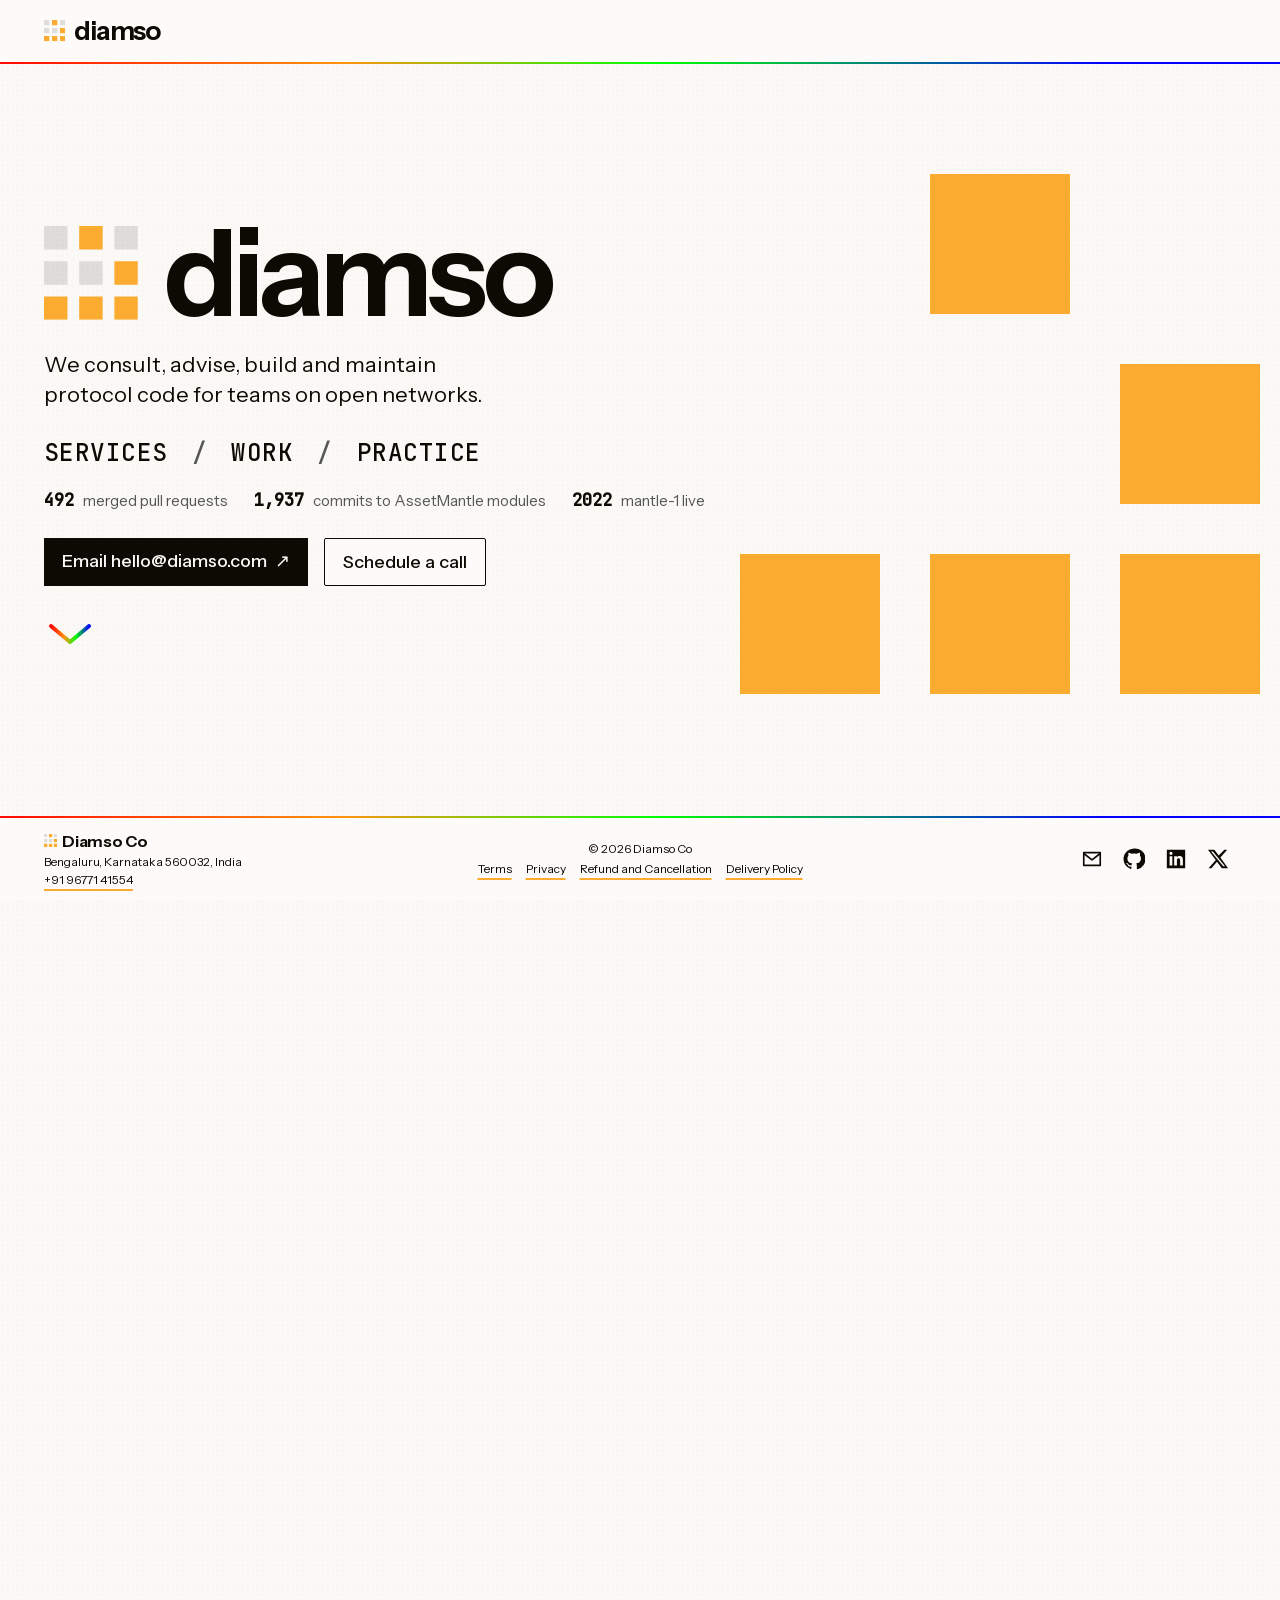
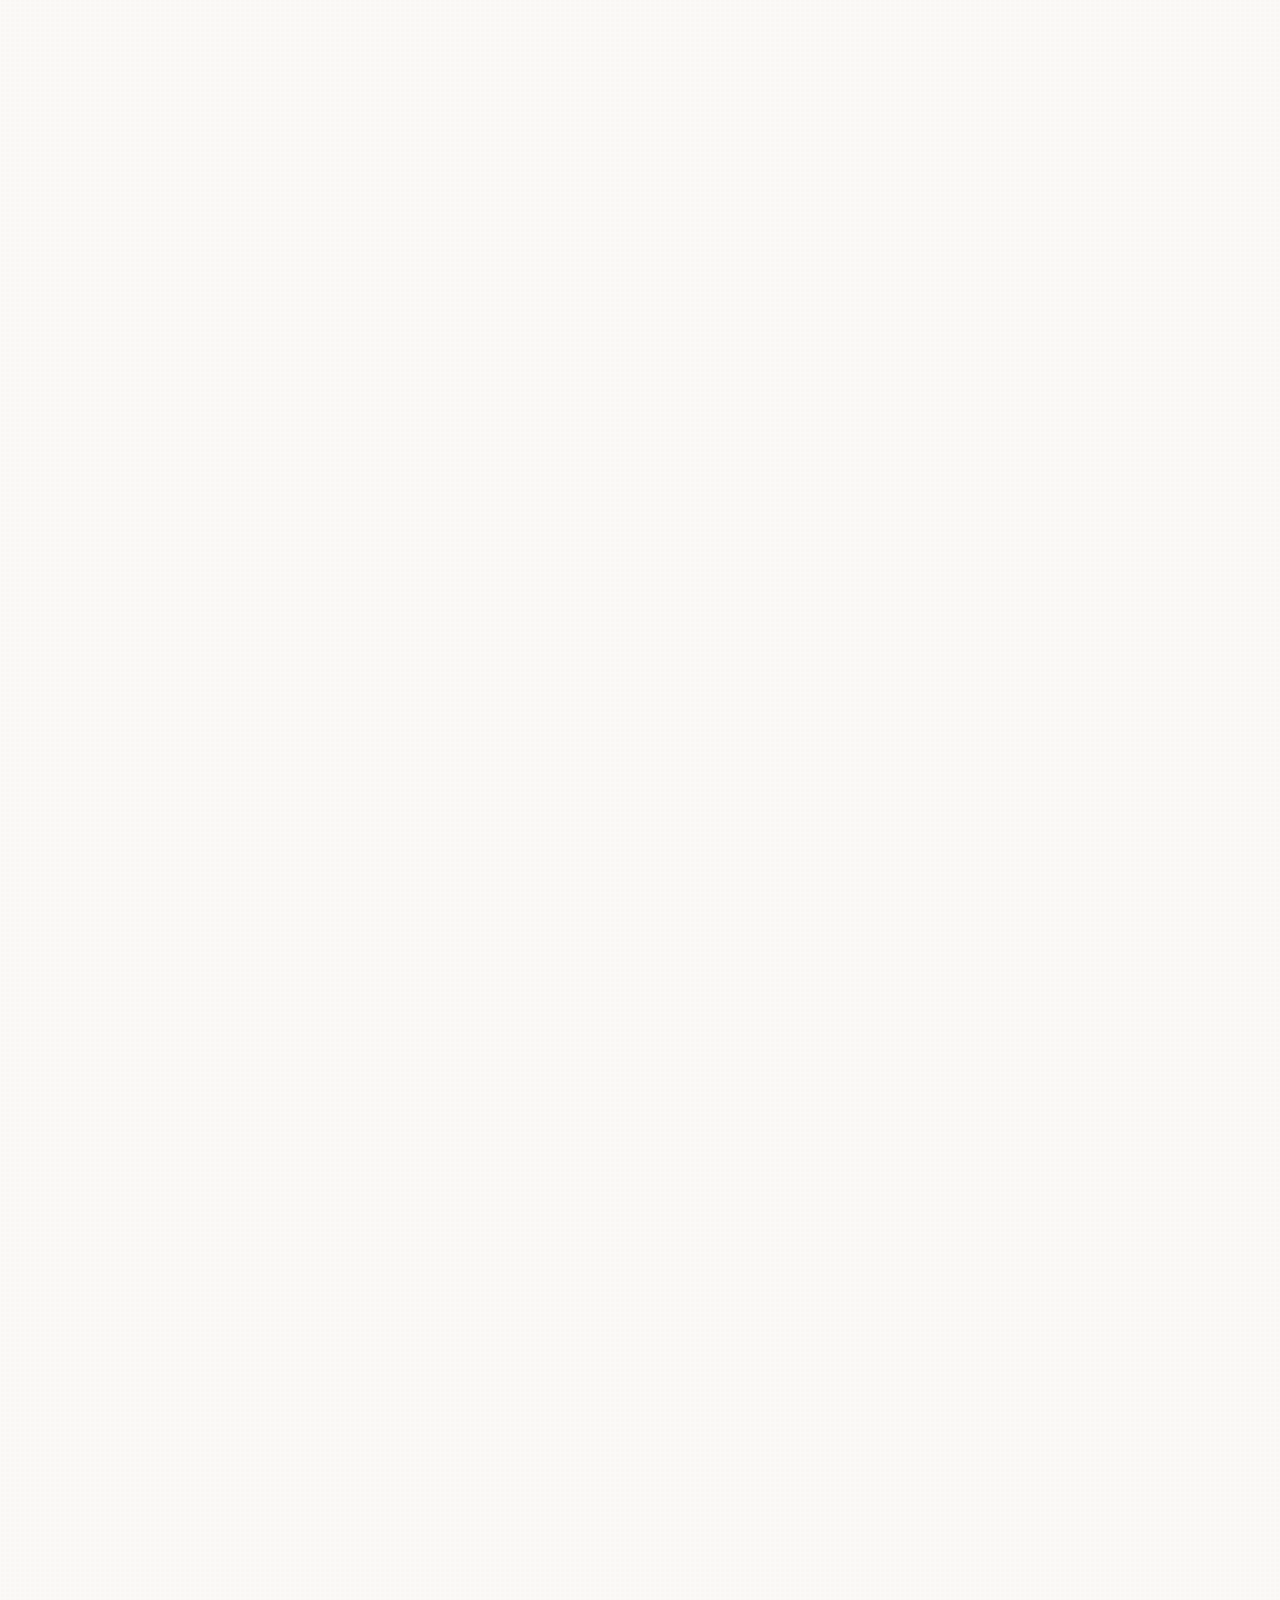
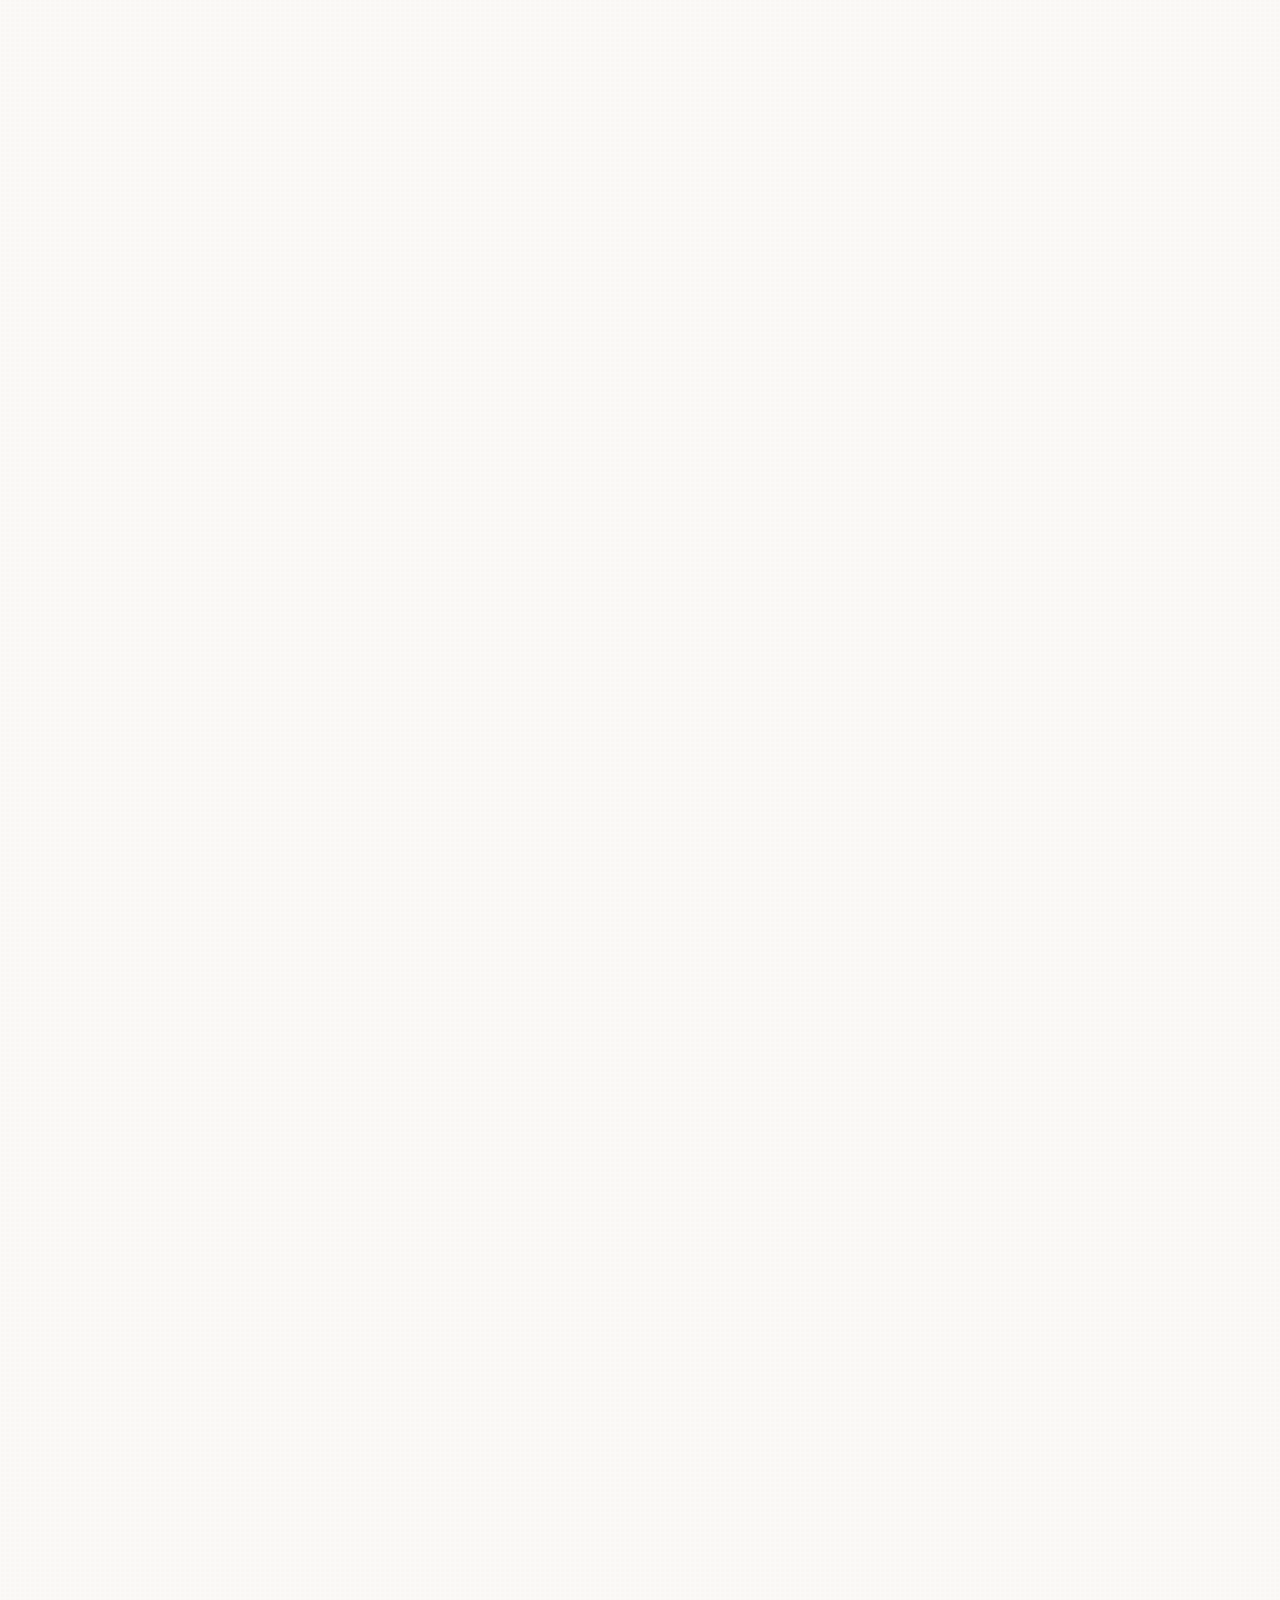
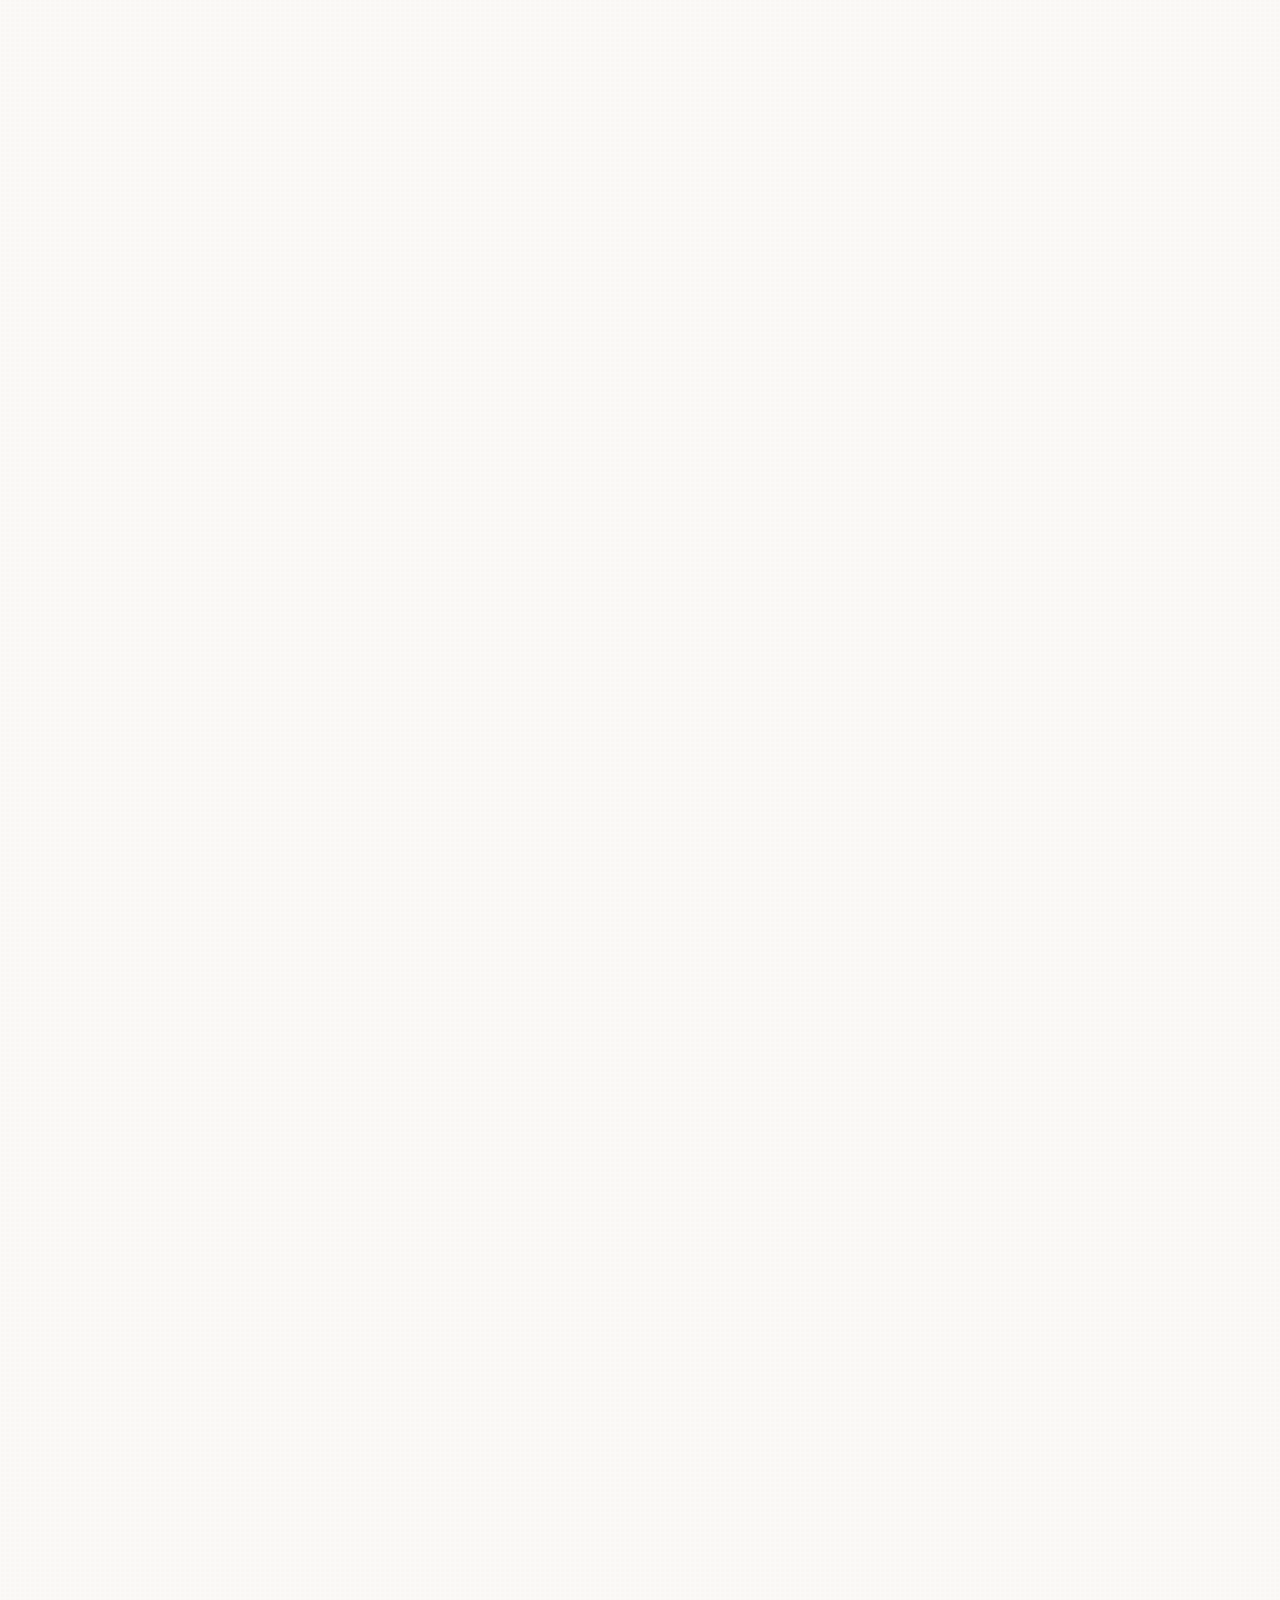
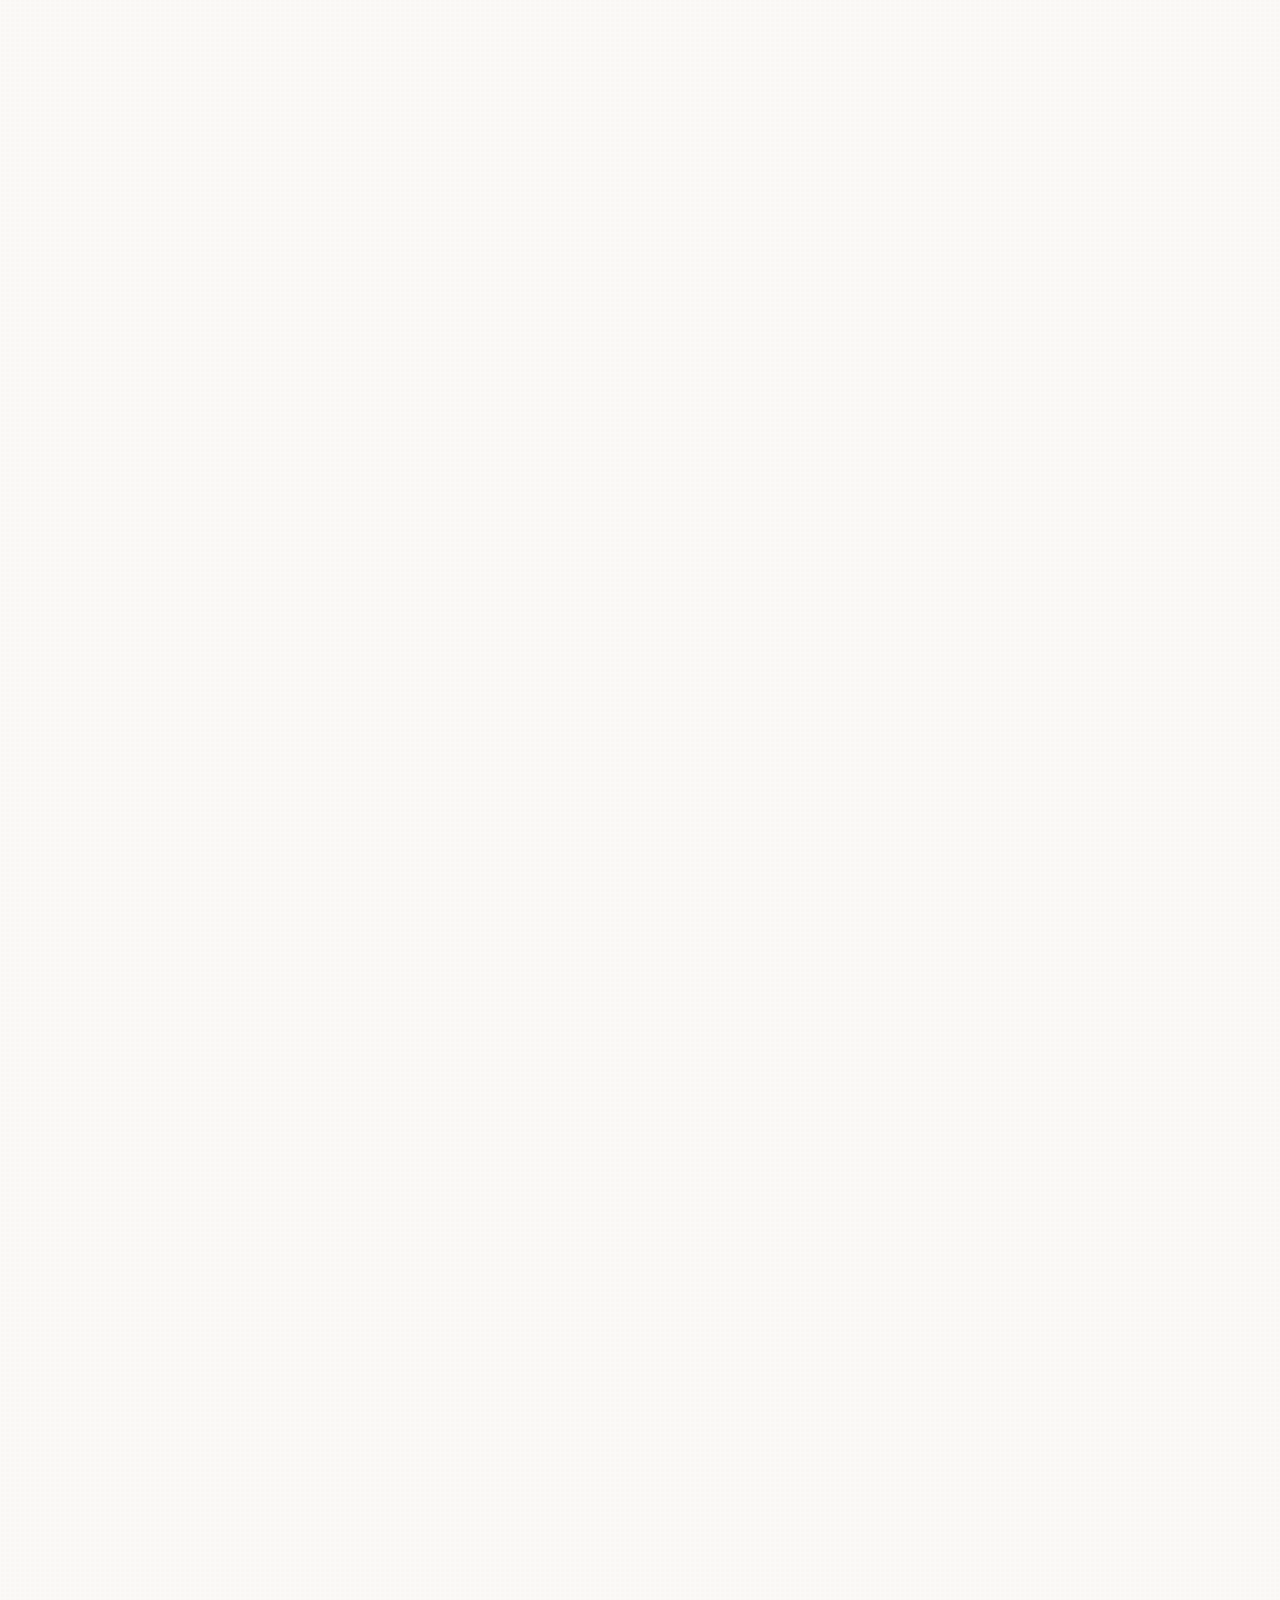
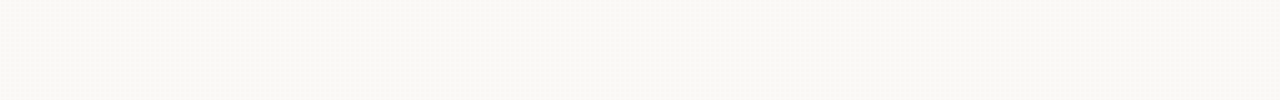
<file: index.html>
<!doctype html>
<html lang="en">
<head>
<meta charset="utf-8">
<meta name="viewport" content="width=device-width,initial-scale=1">
<title>Diamso: protocol engineering and code development</title>
<meta name="description" content="Diamso Co builds, reviews and audits protocol code, libraries and developer tools. Deepanshu Tripathi leads every engagement.">
<meta property="og:title" content="Diamso: protocol engineering and code development">
<meta property="og:description" content="Protocol engineering, code review and code development by Diamso Co, led by Deepanshu Tripathi.">
<meta property="og:url" content="https://diamso.com/">
<meta property="og:image" content="https://diamso.com/og.png">
<meta name="twitter:card" content="summary_large_image">
<link rel="icon" href="data:image/svg+xml,%3Csvg xmlns='http://www.w3.org/2000/svg' viewBox='0 0 24 24'%3E%3Cpath fill='%230D0A03' fill-opacity='.12' d='M0 0h6v6H0zM18 0h6v6h-6zM0 9h6v6H0zM9 9h6v6H9z'/%3E%3Cpath fill='%23FBAB30' d='M9 0h6v6H9zM18 9h6v6h-6zM0 18h6v6H0zM9 18h6v6H9zM18 18h6v6h-6z'/%3E%3C/svg%3E">
<link rel="preload" href="fonts/instrument-sans-latin.woff2" as="font" type="font/woff2" crossorigin="anonymous">
<style>@font-face{font-family:'Instrument Sans';font-style:normal;font-weight:400 700;font-stretch:75% 100%;font-display:swap;src:url('fonts/instrument-sans-latin-ext.woff2') format('woff2');unicode-range:U+0100-02FF,U+0300-036F,U+1E00-1EFF,U+20A0-20AB,U+20AD-20C0,U+2113,U+2C60-2C7F,U+A720-A7FF;}
@font-face{font-family:'Instrument Sans';font-style:normal;font-weight:400 700;font-stretch:75% 100%;font-display:swap;src:url('fonts/instrument-sans-latin.woff2') format('woff2');unicode-range:U+0000-00FF,U+2000-206F,U+20AC,U+2122,U+2191,U+2193,U+2212,U+FEFF,U+FFFD;}
@font-face{font-family:'JetBrains Mono';font-style:normal;font-weight:400 500;font-stretch:75% 100%;font-display:swap;src:url('fonts/jetbrains-mono-latin-ext.woff2') format('woff2');unicode-range:U+0100-02FF,U+0300-036F,U+1E00-1EFF,U+20A0-20AB,U+20AD-20C0,U+2113,U+2C60-2C7F,U+A720-A7FF;}
@font-face{font-family:'JetBrains Mono';font-style:normal;font-weight:400 500;font-stretch:75% 100%;font-display:swap;src:url('fonts/jetbrains-mono-latin.woff2') format('woff2');unicode-range:U+0000-00FF,U+2000-206F,U+20AC,U+2122,U+2191,U+2193,U+2212,U+FEFF,U+FFFD;}

/* Diamso round 9. AssetMantle grid, MantleWorks shell and slides. Values marked "MantleWorks" or
   "AssetMantle" are copied from those sites' stylesheets. */
:root{color-scheme:light;--paper:#FCFBF9;--ink:#0D0A03;--graphite:#565656;--rule:#0D0A031f;--life:#FBAB30;--red:#E10F15;--orange:#F7741A;--yellow:#FFDE1F;--green:#19CF19;--blue:#2A61D5;--header-h:64px;--footer-h:84px;--ease:cubic-bezier(0.32,0.72,0,1);--rainbow:linear-gradient(270deg,#0000ff 13.78%,#00ff00 48.56%,#ff930f 73.39%,#ff0000 101.71%);--title-a:linear-gradient(270deg,#2A61D5 -56.89%,#0E9F0E -28.22%,#D9620F 38.09%,#E10F15 101.71%);--title-b:linear-gradient(270deg,#2A61D5 -23.78%,#0E9F0E 35.9%,#D9620F 108.01%,#E10F15 139.51%);--title-c:linear-gradient(270deg,#2A61D5 26.84%,#0E9F0E 80.56%,#D9620F 118.93%,#E10F15 162.68%)}
*{box-sizing:border-box}
html{scroll-behavior:smooth;scroll-snap-type:y proximity;scroll-padding:var(--header-h) 0 var(--footer-h)}
body{margin:0;background:var(--paper);color:var(--ink);font:400 18px/1.55 'Instrument Sans',sans-serif;-webkit-font-smoothing:antialiased}
h1,h2,h3,p,ul,dl,dd,figure{margin:0}
h1,h2,h3,p,li{text-wrap:pretty}
a{color:inherit;text-decoration-color:var(--life);text-decoration-thickness:2px;text-underline-offset:5px}
a:hover{text-decoration-color:var(--ink)}
button{font:inherit;color:inherit;cursor:pointer;border-radius:2px}
a:focus-visible,button:focus-visible{outline:2px solid var(--ink);outline-offset:3px}
[hidden]{display:none!important}
body>.bmc{position:absolute}
code{font:500 0.94em 'JetBrains Mono',monospace}
.sr-only{position:absolute;width:1px;height:1px;padding:0;margin:-1px;overflow:hidden;clip:rect(0,0,0,0);border:0}
.skip{position:fixed;top:-100px;left:16px;z-index:60;background:var(--paper);padding:12px}
.skip:focus{top:12px}
.shell{width:min(1240px,100%);margin-inline:auto;padding-inline:24px}

/* AssetMantle background grid, exact: its 8px box.png tile drawn at 5px. */
main{overflow:clip;background-color:var(--paper);background-image:url(box.png);background-size:5px 5px;background-repeat:repeat;background-position:-200px}

/* MantleWorks header and footer: fixed, with a 2px rainbow rule. */
.site-header{position:fixed;inset:0 0 auto;z-index:40;background:#FCFBF9}
.site-header .bar{width:min(1240px,100%);height:62px;margin-inline:auto;padding-inline:24px;display:flex;align-items:center;justify-content:space-between;gap:16px}
.rule{height:2px;background:var(--rainbow)}
.sprite{position:absolute;width:0;height:0;overflow:hidden}
.mark{display:inline-block;flex:none;width:.82em;height:.82em;vertical-align:-.06em}
.brand{display:inline-flex;align-items:center;gap:.32em;font-size:26px;font-weight:650;letter-spacing:-.04em;text-decoration:none}
.footer-name{display:flex;align-items:center;gap:.32em}
.site-footer{position:fixed;inset:auto 0 0;z-index:40;background:#FCFBF9}
.footer-bar{width:min(1240px,100%);height:82px;margin-inline:auto;padding-inline:24px;display:grid;grid-template-columns:1fr auto 1fr;align-items:center;gap:16px;font-size:12px;line-height:1.5}
.footer-name{font-size:16px;font-weight:650;letter-spacing:-.02em}
.footer-centre{text-align:center}
.footer-centre nav{display:flex;flex-wrap:wrap;justify-content:center;gap:4px 14px;margin-top:2px}
.footer-icons{display:flex;justify-content:flex-end;gap:6px}
.footer-icons a{display:grid;place-items:center;width:36px;height:36px;color:var(--ink);border-radius:4px}
.footer-icons a:hover{background:#0D0A030d}

/* MantleWorks slides: one screen each, padded clear of the fixed header and footer. */
.slide{position:relative;display:flex;min-height:100dvh;padding:var(--header-h) 0 var(--footer-h);scroll-margin:calc(var(--header-h) * -1) 0 calc(var(--footer-h) * -1);scroll-snap-align:start;scroll-snap-stop:always}
.slide>.shell{margin-block:auto;padding-block:28px}
.slide-title{width:fit-content;font-size:2rem;font-weight:700;line-height:1.15;letter-spacing:-.015em;background:var(--title-a);-webkit-background-clip:text;background-clip:text;-webkit-text-fill-color:transparent;color:transparent}
.title-b{background-image:var(--title-b)}
.title-c{background-image:var(--title-c)}
.slide-lead{margin-top:8px;max-width:62ch;color:var(--graphite)}
.col-label,.kicker{font:500 14px/1.4 'JetBrains Mono',monospace;letter-spacing:.06em;text-transform:uppercase;color:var(--graphite)}
.kicker{margin-bottom:6px}

/* MantleWorks indicator: squares that turn into diamonds. */
.slide-nav{position:fixed;top:0;bottom:0;right:24px;z-index:45;display:flex;flex-direction:column;justify-content:center;gap:4px;transition:opacity .5s ease-in-out,visibility .5s}
body:not(.beyond-hero) .slide-nav{opacity:0;visibility:hidden;pointer-events:none}
.slide-nav button{position:relative;display:grid;place-items:center;width:28px;height:28px;padding:0;border:0;background:none}
.slide-nav button::before{content:'';width:16px;height:16px;box-sizing:border-box;border:.75px solid #565656;background:transparent;transition:all .5s ease-in-out}
.slide-nav button[aria-current]::before{transform:rotate(-45deg);background:var(--dot);border-color:var(--dot)}
.slide-name{position:absolute;right:34px;top:50%;transform:translateY(-50%);padding:3px 8px;white-space:nowrap;font:500 12px/1.4 'JetBrains Mono',monospace;background:var(--paper);border:1px solid var(--rule);opacity:0;pointer-events:none;transition:opacity .2s}
.slide-nav button:hover .slide-name,.slide-nav button:focus-visible .slide-name{opacity:1}

/* Buttons */
.calls-button{display:inline-flex;align-items:center;justify-content:center;min-height:48px;padding:10px 18px;border:1px solid var(--ink);background:var(--paper);color:var(--ink);font-weight:500;line-height:1.2;transition:background .2s,box-shadow .2s}
.calls-button:hover{background:#fff;box-shadow:0 0 0 1px var(--ink)}

/* Landing */
.hero{overflow:hidden;isolation:isolate}
#hero-life{position:absolute;left:0;right:0;top:var(--header-h);width:100%;height:calc(100% - var(--header-h) - var(--footer-h));display:block}
.hero-copy{position:relative;z-index:1}
.hero-copy>*{width:fit-content;max-width:100%}
.wordmark{display:flex;align-items:center;gap:.22em;font-size:clamp(68px,9.4vw,136px);font-weight:650;line-height:.9;letter-spacing:-.05em}
.wordmark .mark{width:.78em;height:.78em}
.hero-proof{display:flex;flex-wrap:wrap;gap:6px 26px;margin-top:22px;font-size:15px;color:var(--graphite)}
.hero-proof a{text-decoration:none}
.hero-proof a:hover{color:var(--ink)}
.hero-proof strong{font:600 17px 'JetBrains Mono',monospace;color:var(--ink);margin-right:6px}
.hero-actions{display:flex;flex-wrap:wrap;align-items:center;gap:12px 16px;margin-top:26px}
.hero-email{display:inline-flex;align-items:center;gap:8px;min-height:48px;padding:10px 18px;background:var(--ink);color:var(--paper);font-weight:500;text-decoration:none;transition:transform .25s var(--ease)}
.hero-email:hover{transform:translateY(-2px)}
.hero-line{margin-top:22px;max-width:34ch;font-size:clamp(20px,1.7vw,25px);line-height:1.4}
.hero-links{margin-top:28px;font:500 clamp(17px,1.9vw,27px)/1.2 'JetBrains Mono',monospace;letter-spacing:.02em;text-transform:uppercase}
.hero-links a{text-decoration:none}
.hero-links a:hover{text-decoration:underline;text-decoration-color:var(--life)}
.hero-links span{color:var(--graphite);margin-inline:.35em}
.next{display:inline-block;margin-top:30px;padding:6px 4px;transition:transform .3s var(--ease)}
.next:hover{transform:translateY(4px)}
.next svg{display:block}

/* What we do */
.services{display:grid;grid-template-columns:repeat(4,minmax(0,1fr));gap:0 20px;margin-top:24px;padding:0;list-style:none}
.service{display:grid;grid-template-rows:104px auto 1fr;align-content:start;padding:12px 14px;border-top:1px solid var(--rule)}
.glyph{--c:var(--life);align-self:end;justify-self:start;display:block;width:84px;height:auto;overflow:visible}
.glyph .cubelet{transition:transform .7s cubic-bezier(.34,1.56,.64,1) calc(var(--i,0) * 50ms)}
.service{transition:transform .35s var(--ease),box-shadow .35s var(--ease),background-color .35s}
.service:hover{transform:translateY(-4px);background-color:#fff;border-radius:12px;box-shadow:0 18px 40px -18px #FBAB3073,0 2px 6px #0D0A030F}
.service:hover .glyph .cubelet[style]{transform:translateY(-7px)}
.service h3{margin-top:10px;font-size:21px;font-weight:650;letter-spacing:-.01em}
.service p{margin-top:6px;font-size:16px;line-height:1.5;color:var(--graphite)}
.call-label{margin-top:14px;margin-bottom:6px}
.call-options{display:grid;grid-template-columns:repeat(3,minmax(0,1fr));gap:10px;margin-top:0}
.call-options .calls-button{min-width:140px;align-content:center;flex-direction:row;flex-wrap:wrap;align-items:baseline;justify-content:flex-start;gap:2px 10px;padding:12px 14px;text-align:left}
.call-name{font-weight:500}
.call-price{font-size:20px;font-weight:700}
.call-detail{flex-basis:100%;font-size:14px;line-height:1.35;color:var(--graphite)}
.call-options .calls-button{transition:background-color .2s,color .2s,box-shadow .2s}
.call-options .calls-button:hover,.call-options .calls-button:focus-visible{background:var(--ink);color:var(--paper)}
.call-options .calls-button:hover .call-detail,.call-options .calls-button:focus-visible .call-detail{color:var(--paper)}
.gst-note{margin-top:8px;font-size:14px;color:var(--graphite)}
.quote-line{display:flex;flex-wrap:wrap;align-items:center;gap:12px 20px;margin-top:16px;color:var(--graphite)}
.quote-line a{color:var(--ink)}

/* The challenge: one cube acts out the active risk */
@property --c{syntax:'<color>';inherits:true;initial-value:#B3AFA8}
:is(.work-cube,.risk-cube,.practice-cube) .cubelet{--c:#B3AFA8;transition:transform .6s cubic-bezier(.2,.8,.2,1) calc(var(--i,0) * 18ms),--c .5s}
.risk-art{position:relative;display:grid;place-items:center}
.risk-art::before{content:'';position:absolute;inset:10% 14%;border-radius:50%;background:radial-gradient(closest-side,#FBAB30,transparent);opacity:.22;filter:blur(26px)}
.risk-cube{position:relative;display:block;width:min(100%,440px);height:auto;overflow:visible}
.challenge[data-active="0"] .c202{--c:var(--life);transform:translate(14px,-46px)}
.challenge[data-active="1"] .x2{--c:#FCFBF9;transform:translate(26px,15px)}
.challenge[data-active="2"] .z2{--c:var(--life);transform:translate(-22px,-18px)}
.challenge{display:grid;grid-template-columns:minmax(0,5fr) minmax(0,6fr);gap:64px;align-items:center}
[data-active="1"] .sq-1{transform:rotate(45.3deg)}[data-active="1"] .sq-2{transform:rotate(73.2deg)}[data-active="1"] .sq-3{transform:rotate(17deg)}
[data-active="2"] .sq-1{transform:rotate(73.2deg)}[data-active="2"] .sq-2{transform:rotate(17deg)}[data-active="2"] .sq-3{transform:rotate(45.3deg)}
.risks{display:grid;gap:10px;margin-top:26px;padding:0;list-style:none}
.risks li{padding:14px 18px;border-left:3px solid var(--rule);transition:border-color .5s,background .5s}
.risks li.is-active{border-left-color:var(--life);background:#FBAB3012}
.risks .item-select{display:flex;align-items:baseline;gap:12px;padding:0;border:0;background:none;font-size:21px;font-weight:600;text-align:left}
.risk-num{font:500 14px 'JetBrains Mono',monospace;color:var(--graphite)}
.risks p{margin-top:4px;padding-left:26px;max-width:46ch;color:var(--graphite)}

/* Work, after MantleWorks' Containerized slide */
.work{display:grid;grid-template-columns:minmax(0,1fr) minmax(0,1fr);gap:48px;align-items:center}
.work-art{position:relative;display:grid;place-items:center}
.work-art::before{content:'';position:absolute;inset:4% 6%;border-radius:50%;background:radial-gradient(closest-side,var(--c),transparent);opacity:.45;filter:blur(24px);transform:scale(.6);transition:transform 1s var(--ease) .5s,background .4s}
.work.is-out .work-art::before{transform:scale(1)}
.work-cube{position:relative;display:block;width:min(100%,440px);height:auto;overflow:visible}
.work[data-active="0"] .x2,.work[data-active="1"] .z2,.work[data-active="2"] .c202,.work[data-active="3"] .y2,.work[data-active="4"] .z2,.work[data-active="5"] :is(.x2,.y2){--c:inherit}
.work.is-out[data-active="0"] .x2{transform:translate(30px,17px)}
.work.is-out[data-active="1"] .z2{transform:translate(0,-30px)}
.work.is-out[data-active="2"] .c202{transform:translate(14px,-46px)}
.work.is-out[data-active="3"] .y2{transform:translate(-30px,17px)}
.work.is-out[data-active="4"] .z2{transform:translate(-24px,-20px)}
.work.is-out[data-active="5"] .x2{transform:translate(30px,17px)}
.work.is-out[data-active="5"] .y2{transform:translate(-30px,17px)}
.work.is-out[data-active="5"] .x2.y2{transform:translate(0,34px)}
.projects{display:grid;gap:4px;margin-top:20px;padding:0;list-style:none}
.projects li{display:grid;grid-template-columns:minmax(0,1fr) auto;align-items:center;gap:2px 16px;padding:8px 14px;border-left:3px solid transparent;transition:border-color .5s,background .5s}
.projects li.is-active{border-left-color:var(--c);background:color-mix(in srgb,var(--c) 9%,transparent)}
.projects .item-select{display:flex;align-items:baseline;gap:10px;padding:0;border:0;background:none;text-align:left}
.diamond{align-self:center;width:10px;height:10px;background:var(--c);transform:rotate(45deg);transition:transform .5s ease-in-out}
.projects li.is-active .diamond{transform:rotate(45deg) scale(1.45)}
.work-name{font-size:20px;font-weight:650}
.work-year{font:500 14px 'JetBrains Mono',monospace;color:var(--graphite)}
.work-body{grid-column:1/-1;font-size:15px;color:var(--graphite);max-width:52ch}
.work-body strong{font:700 15px 'JetBrains Mono',monospace;color:var(--ink)}
.work-link{grid-column:2;grid-row:1;font-size:15px;white-space:nowrap}

/* Pull requests, after MantleWorks' Assetization carousel */
.pulls-head{display:grid;grid-template-columns:1fr auto;align-items:end;gap:0 24px}
.pulls-head .slide-lead{grid-column:1}
.all-github{grid-row:1;grid-column:2;white-space:nowrap}
.pull-rows{display:grid;margin-top:20px;padding:0;list-style:none}
.pull-row{display:grid;grid-template-columns:minmax(0,340px) minmax(0,1fr) 96px 150px 32px;align-items:center;gap:6px 20px;padding:9px 14px;border-left:3px solid transparent;color:inherit;text-decoration:none;transition:border-color .3s,background .3s}
.pull-rows li{border-top:1px solid var(--rule)}
.pull-row:hover,.pull-row:focus-visible{border-left-color:var(--c);background:color-mix(in srgb,var(--c) 7%,transparent)}
.pull-rows code{font-size:14px;overflow-wrap:anywhere;min-width:0}
.pull-what{font-size:16px}
.pull-rows time{font:500 14px 'JetBrains Mono',monospace;color:var(--graphite);white-space:nowrap}
.pull-lines{display:flex;align-items:center;gap:10px;font:500 14px 'JetBrains Mono',monospace}
.change-count{flex:none;width:4.5ch;text-align:right}
.change{display:block;flex:1;height:6px;background:#0D0A0314;transition:transform .3s}
.pull-row:hover .change,.pull-row:focus-visible .change{transform:scaleY(1.67)}
.change>span{display:block;height:100%;background:var(--c,var(--life));transform-origin:left}
@keyframes bar-grow{from{transform:scaleX(0)}}
@property --n{syntax:'<integer>';inherits:true;initial-value:0}
.pull-rows li{--n:calc(sibling-index() - 1)}
@media (prefers-reduced-motion:no-preference){.pulls:not(.is-seen) .change>span{transform:scaleX(0)}.pulls.is-seen .change>span{animation:bar-grow 1s cubic-bezier(.2,.8,.2,1) both;animation-delay:calc(var(--n) * 70ms)}}
.pull-arrow{justify-self:end;font-size:18px;transition:transform .3s}
.pull-row:hover .pull-arrow,.pull-row:focus-visible .pull-arrow{transform:translate(3px,-3px)}

/* Practice: one cube acts out the active step, after Challenge and Work */
.practice{display:grid;grid-template-columns:minmax(0,1fr) minmax(0,1fr);gap:48px;align-items:center}
.practice-art{position:relative;display:grid;place-items:center}
.practice-cube{position:relative;display:block;width:min(100%,400px);height:auto;overflow:visible}
.practice[data-active="0"] .c202{--c:#E10F15;transform:translate(14px,-46px)}
.practice[data-active="1"] .z2{--c:#F7741A;transform:translate(0,-30px)}
.practice[data-active="2"] :is(.x2,.y2){--c:#FFFFFF}
.practice[data-active="2"] .x2{transform:translate(30px,17px)}
.practice[data-active="2"] .y2{transform:translate(-30px,17px)}
.practice[data-active="2"] .x2.y2{transform:translate(0,34px)}
.practice[data-active="3"] .x2{--c:#19CF19;transform:translate(30px,17px)}
.practice[data-active="4"] .y2{--c:#2A61D5;transform:translate(-30px,17px)}
.practice[data-active="5"] .cubelet{--c:#FFDE1F}
.steps{display:grid;gap:2px;margin-top:14px;padding:0;list-style:none}
.steps li{--bar:color-mix(in srgb,var(--c) 75%,var(--ink));padding:8px 14px;border-left:3px solid transparent;transition:border-color .5s,background .5s}
.steps li.is-active{border-left-color:var(--bar);background:color-mix(in srgb,var(--bar) 10%,transparent)}
.steps .item-select{display:flex;align-items:baseline;gap:12px;padding:0;border:0;background:none;font-size:21px;font-weight:500;text-align:left}
.steps li.is-active .item-select{font-weight:650}
.step-num{font:500 14px 'JetBrains Mono',monospace;color:var(--graphite)}
.steps p{margin-top:2px;padding-left:26px;font-size:15px;color:var(--graphite)}

/* About */
.about-layout{display:grid;grid-template-columns:minmax(0,6fr) minmax(0,5fr);gap:56px;align-items:center;margin-top:24px}
.about-copy{display:grid;gap:16px;max-width:48ch;font-size:20px;line-height:1.55}
.repos{display:flex;flex-wrap:wrap;align-items:baseline;gap:4px 16px;font-size:16px}
.repos a{font:500 15px 'JetBrains Mono',monospace}
.proof{display:grid;grid-template-columns:repeat(2,minmax(0,1fr));gap:32px 56px}
.digits{display:block;height:auto;width:auto;max-width:100%;margin-bottom:10px}
.proof-number,.proof p{display:block;font-size:15px;color:var(--graphite)}
.proof-number{position:absolute;width:1px;height:1px;overflow:hidden;clip-path:inset(50%)}
.proof-source{display:inline-block;margin-top:8px;font-size:15px}

/* Talks and press */
.media-columns{display:grid;grid-template-columns:1fr;gap:28px;margin-top:20px}
.press-list,.video-list{margin:0;padding:0;list-style:none}
.video-list{display:grid;grid-template-columns:repeat(4,minmax(0,1fr));gap:20px;margin-top:12px}
.video-play{display:block;width:100%;padding:0;border:0;background:none;text-align:left}
.poster{position:relative;display:grid;place-items:center;aspect-ratio:16/9;overflow:hidden;border:1px solid var(--rule);background:var(--paper)}
.poster img{width:100%;height:100%;object-fit:cover;object-position:center}
.play{position:absolute;right:10px;bottom:10px;z-index:1;display:grid;place-items:center;width:40px;height:40px;border-radius:50%;background:#0D0A03;color:#FCFBF9;font-size:18px;transition:transform .3s var(--ease)}
.video-play:hover .play{transform:scale(1.08)}
.video-title,.video-meta{display:block;margin-top:8px;line-height:1.35}
.video-title{font-size:16px;font-weight:500}
.video-meta{margin-top:4px;font-size:14px;color:var(--graphite)}
.video iframe{display:block;width:100%;aspect-ratio:16/9;border:0}
.press-list{display:grid;grid-template-columns:repeat(2,minmax(0,1fr));gap:0 40px;margin-top:8px}
.press-list li{padding:9px 0;border-top:1px solid var(--rule);font-size:16px}

/* Get in touch */
.contact-actions{display:flex;flex-wrap:wrap;align-items:center;gap:14px 28px;margin-top:22px}
.contact-email{font-size:clamp(34px,4.2vw,60px);font-weight:500;line-height:1.1;letter-spacing:-.035em;text-decoration-thickness:3px}
.contact-phone{font-size:18px}
.contact-grid{display:grid;grid-template-columns:minmax(0,5fr) minmax(0,6fr);gap:48px;margin-top:30px}
.business{display:grid;gap:6px;font-size:15px;color:var(--graphite)}
.business .col-label{margin-bottom:4px}
.business address{font-style:normal}
.directory{display:grid;grid-template-columns:repeat(4,minmax(0,1fr));gap:14px 24px;margin-top:10px}
.directory h3{font-size:16px;font-weight:650}
.directory ul{margin-top:4px;padding:0;list-style:none;font-size:15px;line-height:1.75}

.services-only{margin-top:6px;font-size:14px;color:var(--graphite)}
/* Policy pages reuse the header and footer, and scroll their footer */
.policy{max-width:780px;padding-top:calc(var(--header-h) + 48px);padding-bottom:64px}
.policy h1{font-size:2rem;font-weight:700;letter-spacing:-.015em}
.policy .updated{margin-top:12px;font-size:15px;color:var(--graphite)}
.policy-content{margin-top:40px}
.policy-content h2{margin-top:32px;font-size:22px}
.policy-content p,.policy-content li{margin-top:12px;color:var(--graphite)}
.policy-content ul{padding-left:24px}
.policy-business{margin-top:48px;padding-top:24px;border-top:1px solid var(--rule)}
.policy~.site-footer{position:static}

/* Desktop screens tall enough for a whole slide: MantleWorks' mandatory snap and fixed slides */
@media (min-width:900px) and (min-height:640px){
html:not(.flow){scroll-snap-type:y mandatory}
html:not(.flow) .slide{height:100dvh}
}

/* MantleWorks slide zoom, in place, only when motion is welcome and scroll timelines exist */
@media (prefers-reduced-motion:no-preference){@supports (animation-timeline:view()){@media (min-width:900px) and (min-height:640px){html:not(.flow) .slide:not(.hero)>.shell{will-change:transform,opacity;animation:slide-zoom linear both;animation-timeline:view();animation-range:cover 0% cover 100%}}@keyframes slide-zoom{0%{opacity:0;transform:scale(0)}35%,65%{opacity:1;transform:none}72%{opacity:0}100%{opacity:0;transform:scale(1.5)}}}}

@media (prefers-reduced-motion:reduce){html{scroll-behavior:auto}*,::before,::after{transition-duration:.01ms!important;animation:none!important}}
@media (forced-colors:active){.slide-title{-webkit-text-fill-color:CanvasText;color:CanvasText;background:none}}

/* Below 900px wide: slides grow with their content, columns stack */
@media (max-width:899px){
:root{--footer-h:92px}
.footer-bar{height:90px;grid-template-columns:1fr auto;grid-template-areas:"centre centre" "left icons";gap:2px 12px;align-content:center}
.footer-centre{grid-area:centre;text-align:left;display:flex;flex-wrap:wrap;gap:2px 14px;align-items:baseline}
.footer-centre nav{justify-content:flex-start;margin:0}
.footer-left{grid-area:left}.footer-left p:not(.footer-name){display:none}.footer-name{font-size:14px}
.footer-icons{grid-area:icons}.footer-icons a{width:32px;height:32px}
.shell{padding-inline:20px 44px}
.hero .hero-copy{margin-block:16px auto}
.hero-line{margin-top:14px}.hero-links{margin-top:16px}.hero-proof{margin-top:14px}.hero-actions{margin-top:16px}.next{margin-top:12px}
.hero{flex-direction:column}
#hero-life{position:relative;inset:auto;order:1;flex:1 1 140px;min-height:0;width:100%;height:auto}
.slide-nav{right:6px}
.challenge,.work,.practice,.pulls,.about-layout,.contact-grid{grid-template-columns:minmax(0,1fr)}
.services{grid-template-columns:repeat(2,minmax(0,1fr))}
.challenge{gap:24px}
.work{gap:12px}
.work-link{grid-column:1;grid-row:auto;justify-self:start}
.pulls-head{grid-template-columns:1fr}.all-github{grid-row:auto;grid-column:1;margin-top:8px}
.practice{gap:12px}.practice-art{order:-1}
.pull-row{grid-template-columns:auto minmax(0,1fr) auto;grid-template-areas:"code code arrow" "what what what" "date lines lines";gap:4px 14px;padding:8px 10px}
.pull-row code{grid-area:code}.pull-what{grid-area:what}.pull-row time{grid-area:date}.pull-lines{grid-area:lines}.pull-arrow{grid-area:arrow}
.video-list{grid-template-columns:repeat(2,minmax(0,1fr))}
.press-list{grid-template-columns:minmax(0,1fr)}
.directory{grid-template-columns:repeat(2,minmax(0,1fr))}
/* r11c: lists become a row of chips under a 220px cube box, so a tap shows its art on the same screen */
.risk-art,.work-art,.practice-art{height:220px}
.risk-cube,.work-cube,.practice-cube{height:220px;width:auto;max-width:100%}
.risks,.projects,.steps{display:flex;flex-wrap:wrap;gap:8px;margin-top:16px}
.risks li,.projects li,.steps li{display:contents}
.risks .item-select,.projects .item-select,.steps .item-select{min-height:44px;align-items:center;gap:8px;padding:6px 12px;border:1px solid var(--rule);border-radius:2px;font-size:17px;white-space:nowrap}
.risks li.is-active .item-select{border-color:var(--life);background:#FBAB3012}
.projects li.is-active .item-select{border-color:var(--c);background:color-mix(in srgb,var(--c) 9%,transparent)}
.steps li.is-active .item-select{border-color:var(--bar);background:color-mix(in srgb,var(--bar) 10%,transparent)}
.work-name{font-size:17px}
.work-year{display:none}
.risks p,.projects .work-body,.steps p,.projects .work-link{order:1;flex-basis:100%;display:none;margin:0;padding-left:0;max-width:none}
.risks li.is-active p,.projects li.is-active .work-body,.steps li.is-active p{display:block}
.projects li.is-active .work-link{display:block}
.projects .work-body{min-height:2lh}
.steps p{min-height:2lh}
.risks p{min-height:3lh}
}
@media (max-width:600px){
.slide-nav{display:none}
body{font-size:17px}
.slide-nav button::before{width:12px;height:12px}
.wordmark{font-size:64px}
.hero-links{font-size:15px}
.hero-line{font-size:18px;max-width:none}
.services,.call-options{grid-template-columns:minmax(0,1fr)}
.service{grid-template-columns:56px minmax(0,1fr);grid-template-rows:auto;column-gap:14px;align-content:start;padding:8px 10px}
.service>*:not(.glyph){grid-column:2}
.glyph{grid-row:1/span 2;align-self:start;width:56px}
.service p{font-size:15px;margin-top:4px}
.service h3{margin-top:0}
.video-list{grid-template-columns:minmax(0,1fr)}
.brand{font-size:20px;gap:6px}

.site-header .bar{padding-inline:12px;gap:8px}
.shell{padding-inline:20px}
}
</style>
</head>
<body>
<a class="skip" href="#main">Skip to content</a>
<header class="site-header">
<div class="bar">
<svg class="sprite" width="0" height="0" aria-hidden="true" focusable="false"><defs><linearGradient id="cube-gloss" x1="0" y1="0" x2=".6" y2="1"><stop offset="0" stop-color="#fff" stop-opacity=".42"/><stop offset=".45" stop-color="#fff" stop-opacity=".06"/><stop offset="1" stop-color="#fff" stop-opacity="0"/></linearGradient></defs><symbol id="diamso-mark" viewBox="0 0 24 24"><path fill="#0D0A03" fill-opacity=".12" d="M0 0h6v6H0zM18 0h6v6h-6zM0 9h6v6H0zM9 9h6v6H9z"/><path fill="#FBAB30" d="M9 0h6v6H9zM18 9h6v6h-6zM0 18h6v6H0zM9 18h6v6H9zM18 18h6v6h-6z"/></symbol></svg>
<a class="brand" href="#hero" aria-label="Diamso home"><svg class="mark" viewBox="0 0 24 24" aria-hidden="true" focusable="false"><use href="#diamso-mark"/></svg><span>diamso</span></a>
</div>
<div class="rule" aria-hidden="true"></div>
</header>
<nav class="slide-nav" aria-label="Slides">
<button type="button" data-slide="challenge" style="--dot:#E10F15" aria-label="The challenge"><span class="slide-name">The challenge</span></button>
<button type="button" data-slide="services" style="--dot:#F7741A" aria-label="What we do"><span class="slide-name">What we do</span></button>
<button type="button" data-slide="work" style="--dot:#FFDE1F" aria-label="Work"><span class="slide-name">Work</span></button>
<button type="button" data-slide="pulls" style="--dot:#19CF19" aria-label="Pull requests"><span class="slide-name">Pull requests</span></button>
<button type="button" data-slide="practice" style="--dot:#2A61D5" aria-label="Practice"><span class="slide-name">Practice</span></button>
<button type="button" data-slide="about" style="--dot:#F7741A" aria-label="About"><span class="slide-name">About</span></button>
<button type="button" data-slide="media" style="--dot:#E10F15" aria-label="Talks and press"><span class="slide-name">Talks and press</span></button>
<button type="button" data-slide="contact" style="--dot:#19CF19" aria-label="Get in touch"><span class="slide-name">Get in touch</span></button>
</nav>
<main id="main">
<section id="hero" class="slide hero" aria-labelledby="hero-title">
<canvas id="hero-life" aria-hidden="true"></canvas>
<div class="shell hero-copy">
<h1 id="hero-title" class="wordmark"><svg class="mark" viewBox="0 0 24 24" aria-hidden="true" focusable="false"><use href="#diamso-mark"/></svg><span>diamso</span></h1>
<p class="hero-line">We consult, advise, build and maintain protocol code for teams on open networks.</p>
<p class="hero-links"><a href="#services">Services</a> <span aria-hidden="true">/</span> <a href="#work">Work</a> <span aria-hidden="true">/</span> <a href="#practice">Practice</a></p>
<p class="hero-proof"><a href="https://github.com/search?q=author%3Adeepanshutr+is%3Apr+is%3Amerged&amp;type=pullrequests"><strong>492</strong> merged pull requests</a> <a href="https://github.com/AssetMantle/modules/graphs/contributors"><strong>1,937</strong> commits to AssetMantle modules</a> <a href="https://github.com/cosmos/chain-registry/tree/master/assetmantle"><strong>2022</strong> mantle-1 live</a></p>
<p class="hero-actions"><a class="hero-email" href="mailto:hello@diamso.com">Email hello@diamso.com <span aria-hidden="true">↗</span></a> <button type="button" class="calls-button" data-call-choice="">Schedule a call</button></p>
<a class="next" href="#challenge" aria-label="Next slide, The challenge"><svg viewBox="0 0 44 24" width="44" height="24" aria-hidden="true"><defs><linearGradient id="chevron-rainbow" x1="0" x2="1"><stop offset="0" stop-color="#ff0000"/><stop offset=".35" stop-color="#ff930f"/><stop offset=".65" stop-color="#00ff00"/><stop offset="1" stop-color="#0000ff"/></linearGradient></defs><path d="M3 4l19 16L41 4" fill="none" stroke="url(#chevron-rainbow)" stroke-width="4" stroke-linecap="round" stroke-linejoin="round"/></svg></a>
</div>
</section>
<section id="challenge" class="slide" aria-labelledby="challenge-title">
<div class="shell challenge" data-cycle data-active="0">
<div class="risk-art" aria-hidden="true"><svg class="risk-cube" viewBox="-131 -168.5 262 340.5" aria-hidden="true" focusable="false"><g class="cubelet" style="--i:0"><polygon points="-79.7,0 -39.8,23 -39.8,69 -79.7,46" fill="#E8E5DF" stroke="#0D0A03" stroke-opacity=".08"/><polygon points="-74.9,8.3 -44.6,25.8 -44.6,60.7 -74.9,43.2" fill="var(--c)" stroke="var(--c)" stroke-width="3.1" stroke-linejoin="round"/><polygon points="-74.9,8.3 -44.6,25.8 -44.6,60.7 -74.9,43.2" fill="#0D0A03" opacity="0.1"/><polygon points="-74.9,8.3 -44.6,25.8 -44.6,60.7 -74.9,43.2" fill="url(#cube-gloss)"/></g><g class="cubelet" style="--i:1"><polygon points="79.7,0 39.8,23 39.8,69 79.7,46" fill="#D9D5CE" stroke="#0D0A03" stroke-opacity=".08"/><polygon points="74.9,8.3 44.6,25.8 44.6,60.7 74.9,43.2" fill="var(--c)" stroke="var(--c)" stroke-width="3.1" stroke-linejoin="round"/><polygon points="74.9,8.3 44.6,25.8 44.6,60.7 74.9,43.2" fill="#0D0A03" opacity="0.24"/><polygon points="74.9,8.3 44.6,25.8 44.6,60.7 74.9,43.2" fill="url(#cube-gloss)"/></g><g class="cubelet" style="--i:2"><polygon points="0,-92 39.8,-69 0,-46 -39.8,-69" fill="#F4F2EE" stroke="#0D0A03" stroke-opacity=".08"/><polygon points="0,-86.5 30.3,-69 0,-51.5 -30.3,-69" fill="var(--c)" stroke="var(--c)" stroke-width="3.1" stroke-linejoin="round"/><polygon points="0,-86.5 30.3,-69 0,-51.5 -30.3,-69" fill="url(#cube-gloss)"/></g><g class="cubelet" style="--i:3"><polygon points="-39.8,23 0,46 0,92 -39.8,69" fill="#E8E5DF" stroke="#0D0A03" stroke-opacity=".08"/><polygon points="-35.1,31.3 -4.8,48.8 -4.8,83.7 -35.1,66.2" fill="var(--c)" stroke="var(--c)" stroke-width="3.1" stroke-linejoin="round"/><polygon points="-35.1,31.3 -4.8,48.8 -4.8,83.7 -35.1,66.2" fill="#0D0A03" opacity="0.1"/><polygon points="-35.1,31.3 -4.8,48.8 -4.8,83.7 -35.1,66.2" fill="url(#cube-gloss)"/><polygon points="39.8,23 0,46 0,92 39.8,69" fill="#D9D5CE" stroke="#0D0A03" stroke-opacity=".08"/><polygon points="35.1,31.3 4.8,48.8 4.8,83.7 35.1,66.2" fill="var(--c)" stroke="var(--c)" stroke-width="3.1" stroke-linejoin="round"/><polygon points="35.1,31.3 4.8,48.8 4.8,83.7 35.1,66.2" fill="#0D0A03" opacity="0.24"/><polygon points="35.1,31.3 4.8,48.8 4.8,83.7 35.1,66.2" fill="url(#cube-gloss)"/></g><g class="cubelet" style="--i:4"><polygon points="-79.7,-46 -39.8,-23 -39.8,23 -79.7,0" fill="#E8E5DF" stroke="#0D0A03" stroke-opacity=".08"/><polygon points="-74.9,-37.7 -44.6,-20.2 -44.6,14.7 -74.9,-2.8" fill="var(--c)" stroke="var(--c)" stroke-width="3.1" stroke-linejoin="round"/><polygon points="-74.9,-37.7 -44.6,-20.2 -44.6,14.7 -74.9,-2.8" fill="#0D0A03" opacity="0.1"/><polygon points="-74.9,-37.7 -44.6,-20.2 -44.6,14.7 -74.9,-2.8" fill="url(#cube-gloss)"/><polygon points="-39.8,-69 0,-46 -39.8,-23 -79.7,-46" fill="#F4F2EE" stroke="#0D0A03" stroke-opacity=".08"/><polygon points="-39.8,-63.5 -9.6,-46 -39.8,-28.5 -70.1,-46" fill="var(--c)" stroke="var(--c)" stroke-width="3.1" stroke-linejoin="round"/><polygon points="-39.8,-63.5 -9.6,-46 -39.8,-28.5 -70.1,-46" fill="url(#cube-gloss)"/></g><g class="cubelet" style="--i:5"><polygon points="79.7,-46 39.8,-23 39.8,23 79.7,0" fill="#D9D5CE" stroke="#0D0A03" stroke-opacity=".08"/><polygon points="74.9,-37.7 44.6,-20.2 44.6,14.7 74.9,-2.8" fill="var(--c)" stroke="var(--c)" stroke-width="3.1" stroke-linejoin="round"/><polygon points="74.9,-37.7 44.6,-20.2 44.6,14.7 74.9,-2.8" fill="#0D0A03" opacity="0.24"/><polygon points="74.9,-37.7 44.6,-20.2 44.6,14.7 74.9,-2.8" fill="url(#cube-gloss)"/><polygon points="39.8,-69 79.7,-46 39.8,-23 0,-46" fill="#F4F2EE" stroke="#0D0A03" stroke-opacity=".08"/><polygon points="39.8,-63.5 70.1,-46 39.8,-28.5 9.6,-46" fill="var(--c)" stroke="var(--c)" stroke-width="3.1" stroke-linejoin="round"/><polygon points="39.8,-63.5 70.1,-46 39.8,-28.5 9.6,-46" fill="url(#cube-gloss)"/></g><g class="cubelet" style="--i:6"><polygon points="-39.8,-23 0,0 0,46 -39.8,23" fill="#E8E5DF" stroke="#0D0A03" stroke-opacity=".08"/><polygon points="-35.1,-14.7 -4.8,2.8 -4.8,37.7 -35.1,20.2" fill="var(--c)" stroke="var(--c)" stroke-width="3.1" stroke-linejoin="round"/><polygon points="-35.1,-14.7 -4.8,2.8 -4.8,37.7 -35.1,20.2" fill="#0D0A03" opacity="0.1"/><polygon points="-35.1,-14.7 -4.8,2.8 -4.8,37.7 -35.1,20.2" fill="url(#cube-gloss)"/><polygon points="39.8,-23 0,0 0,46 39.8,23" fill="#D9D5CE" stroke="#0D0A03" stroke-opacity=".08"/><polygon points="35.1,-14.7 4.8,2.8 4.8,37.7 35.1,20.2" fill="var(--c)" stroke="var(--c)" stroke-width="3.1" stroke-linejoin="round"/><polygon points="35.1,-14.7 4.8,2.8 4.8,37.7 35.1,20.2" fill="#0D0A03" opacity="0.24"/><polygon points="35.1,-14.7 4.8,2.8 4.8,37.7 35.1,20.2" fill="url(#cube-gloss)"/><polygon points="0,-46 39.8,-23 0,0 -39.8,-23" fill="#F4F2EE" stroke="#0D0A03" stroke-opacity=".08"/><polygon points="0,-40.5 30.3,-23 0,-5.5 -30.3,-23" fill="var(--c)" stroke="var(--c)" stroke-width="3.1" stroke-linejoin="round"/><polygon points="0,-40.5 30.3,-23 0,-5.5 -30.3,-23" fill="url(#cube-gloss)"/></g><g class="cubelet y2" style="--i:0"><polygon points="-119.5,23 -79.7,46 -79.7,92 -119.5,69" fill="#E8E5DF" stroke="#0D0A03" stroke-opacity=".08"/><polygon points="-114.7,31.3 -84.5,48.8 -84.5,83.7 -114.7,66.2" fill="var(--c)" stroke="var(--c)" stroke-width="3.1" stroke-linejoin="round"/><polygon points="-114.7,31.3 -84.5,48.8 -84.5,83.7 -114.7,66.2" fill="#0D0A03" opacity="0.1"/><polygon points="-114.7,31.3 -84.5,48.8 -84.5,83.7 -114.7,66.2" fill="url(#cube-gloss)"/></g><g class="cubelet y2" style="--i:1"><polygon points="-79.7,46 -39.8,69 -39.8,115 -79.7,92" fill="#E8E5DF" stroke="#0D0A03" stroke-opacity=".08"/><polygon points="-74.9,54.3 -44.6,71.8 -44.6,106.7 -74.9,89.2" fill="var(--c)" stroke="var(--c)" stroke-width="3.1" stroke-linejoin="round"/><polygon points="-74.9,54.3 -44.6,71.8 -44.6,106.7 -74.9,89.2" fill="#0D0A03" opacity="0.1"/><polygon points="-74.9,54.3 -44.6,71.8 -44.6,106.7 -74.9,89.2" fill="url(#cube-gloss)"/><polygon points="0,46 -39.8,69 -39.8,115 0,92" fill="#D9D5CE" stroke="#0D0A03" stroke-opacity=".08"/><polygon points="-4.8,54.3 -35.1,71.8 -35.1,106.7 -4.8,89.2" fill="var(--c)" stroke="var(--c)" stroke-width="3.1" stroke-linejoin="round"/><polygon points="-4.8,54.3 -35.1,71.8 -35.1,106.7 -4.8,89.2" fill="#0D0A03" opacity="0.24"/><polygon points="-4.8,54.3 -35.1,71.8 -35.1,106.7 -4.8,89.2" fill="url(#cube-gloss)"/></g><g class="cubelet y2" style="--i:2"><polygon points="-119.5,-23 -79.7,0 -79.7,46 -119.5,23" fill="#E8E5DF" stroke="#0D0A03" stroke-opacity=".08"/><polygon points="-114.7,-14.7 -84.5,2.8 -84.5,37.7 -114.7,20.2" fill="var(--c)" stroke="var(--c)" stroke-width="3.1" stroke-linejoin="round"/><polygon points="-114.7,-14.7 -84.5,2.8 -84.5,37.7 -114.7,20.2" fill="#0D0A03" opacity="0.1"/><polygon points="-114.7,-14.7 -84.5,2.8 -84.5,37.7 -114.7,20.2" fill="url(#cube-gloss)"/><polygon points="-79.7,-46 -39.8,-23 -79.7,0 -119.5,-23" fill="#F4F2EE" stroke="#0D0A03" stroke-opacity=".08"/><polygon points="-79.7,-40.5 -49.4,-23 -79.7,-5.5 -110,-23" fill="var(--c)" stroke="var(--c)" stroke-width="3.1" stroke-linejoin="round"/><polygon points="-79.7,-40.5 -49.4,-23 -79.7,-5.5 -110,-23" fill="url(#cube-gloss)"/></g><g class="cubelet y2" style="--i:3"><polygon points="-79.7,0 -39.8,23 -39.8,69 -79.7,46" fill="#E8E5DF" stroke="#0D0A03" stroke-opacity=".08"/><polygon points="-74.9,8.3 -44.6,25.8 -44.6,60.7 -74.9,43.2" fill="var(--c)" stroke="var(--c)" stroke-width="3.1" stroke-linejoin="round"/><polygon points="-74.9,8.3 -44.6,25.8 -44.6,60.7 -74.9,43.2" fill="#0D0A03" opacity="0.1"/><polygon points="-74.9,8.3 -44.6,25.8 -44.6,60.7 -74.9,43.2" fill="url(#cube-gloss)"/><polygon points="0,0 -39.8,23 -39.8,69 0,46" fill="#D9D5CE" stroke="#0D0A03" stroke-opacity=".08"/><polygon points="-4.8,8.3 -35.1,25.8 -35.1,60.7 -4.8,43.2" fill="var(--c)" stroke="var(--c)" stroke-width="3.1" stroke-linejoin="round"/><polygon points="-4.8,8.3 -35.1,25.8 -35.1,60.7 -4.8,43.2" fill="#0D0A03" opacity="0.24"/><polygon points="-4.8,8.3 -35.1,25.8 -35.1,60.7 -4.8,43.2" fill="url(#cube-gloss)"/><polygon points="-39.8,-23 0,0 -39.8,23 -79.7,0" fill="#F4F2EE" stroke="#0D0A03" stroke-opacity=".08"/><polygon points="-39.8,-17.5 -9.6,0 -39.8,17.5 -70.1,0" fill="var(--c)" stroke="var(--c)" stroke-width="3.1" stroke-linejoin="round"/><polygon points="-39.8,-17.5 -9.6,0 -39.8,17.5 -70.1,0" fill="url(#cube-gloss)"/></g><g class="cubelet x2" style="--i:0"><polygon points="119.5,23 79.7,46 79.7,92 119.5,69" fill="#D9D5CE" stroke="#0D0A03" stroke-opacity=".08"/><polygon points="114.7,31.3 84.5,48.8 84.5,83.7 114.7,66.2" fill="var(--c)" stroke="var(--c)" stroke-width="3.1" stroke-linejoin="round"/><polygon points="114.7,31.3 84.5,48.8 84.5,83.7 114.7,66.2" fill="#0D0A03" opacity="0.24"/><polygon points="114.7,31.3 84.5,48.8 84.5,83.7 114.7,66.2" fill="url(#cube-gloss)"/></g><g class="cubelet x2" style="--i:1"><polygon points="0,46 39.8,69 39.8,115 0,92" fill="#E8E5DF" stroke="#0D0A03" stroke-opacity=".08"/><polygon points="4.8,54.3 35.1,71.8 35.1,106.7 4.8,89.2" fill="var(--c)" stroke="var(--c)" stroke-width="3.1" stroke-linejoin="round"/><polygon points="4.8,54.3 35.1,71.8 35.1,106.7 4.8,89.2" fill="#0D0A03" opacity="0.1"/><polygon points="4.8,54.3 35.1,71.8 35.1,106.7 4.8,89.2" fill="url(#cube-gloss)"/><polygon points="79.7,46 39.8,69 39.8,115 79.7,92" fill="#D9D5CE" stroke="#0D0A03" stroke-opacity=".08"/><polygon points="74.9,54.3 44.6,71.8 44.6,106.7 74.9,89.2" fill="var(--c)" stroke="var(--c)" stroke-width="3.1" stroke-linejoin="round"/><polygon points="74.9,54.3 44.6,71.8 44.6,106.7 74.9,89.2" fill="#0D0A03" opacity="0.24"/><polygon points="74.9,54.3 44.6,71.8 44.6,106.7 74.9,89.2" fill="url(#cube-gloss)"/></g><g class="cubelet x2" style="--i:2"><polygon points="119.5,-23 79.7,0 79.7,46 119.5,23" fill="#D9D5CE" stroke="#0D0A03" stroke-opacity=".08"/><polygon points="114.7,-14.7 84.5,2.8 84.5,37.7 114.7,20.2" fill="var(--c)" stroke="var(--c)" stroke-width="3.1" stroke-linejoin="round"/><polygon points="114.7,-14.7 84.5,2.8 84.5,37.7 114.7,20.2" fill="#0D0A03" opacity="0.24"/><polygon points="114.7,-14.7 84.5,2.8 84.5,37.7 114.7,20.2" fill="url(#cube-gloss)"/><polygon points="79.7,-46 119.5,-23 79.7,0 39.8,-23" fill="#F4F2EE" stroke="#0D0A03" stroke-opacity=".08"/><polygon points="79.7,-40.5 110,-23 79.7,-5.5 49.4,-23" fill="var(--c)" stroke="var(--c)" stroke-width="3.1" stroke-linejoin="round"/><polygon points="79.7,-40.5 110,-23 79.7,-5.5 49.4,-23" fill="url(#cube-gloss)"/></g><g class="cubelet x2 y2" style="--i:3"><polygon points="-39.8,69 0,92 0,138 -39.8,115" fill="#E8E5DF" stroke="#0D0A03" stroke-opacity=".08"/><polygon points="-35.1,77.3 -4.8,94.8 -4.8,129.7 -35.1,112.2" fill="var(--c)" stroke="var(--c)" stroke-width="3.1" stroke-linejoin="round"/><polygon points="-35.1,77.3 -4.8,94.8 -4.8,129.7 -35.1,112.2" fill="#0D0A03" opacity="0.1"/><polygon points="-35.1,77.3 -4.8,94.8 -4.8,129.7 -35.1,112.2" fill="url(#cube-gloss)"/><polygon points="39.8,69 0,92 0,138 39.8,115" fill="#D9D5CE" stroke="#0D0A03" stroke-opacity=".08"/><polygon points="35.1,77.3 4.8,94.8 4.8,129.7 35.1,112.2" fill="var(--c)" stroke="var(--c)" stroke-width="3.1" stroke-linejoin="round"/><polygon points="35.1,77.3 4.8,94.8 4.8,129.7 35.1,112.2" fill="#0D0A03" opacity="0.24"/><polygon points="35.1,77.3 4.8,94.8 4.8,129.7 35.1,112.2" fill="url(#cube-gloss)"/></g><g class="cubelet x2" style="--i:4"><polygon points="0,0 39.8,23 39.8,69 0,46" fill="#E8E5DF" stroke="#0D0A03" stroke-opacity=".08"/><polygon points="4.8,8.3 35.1,25.8 35.1,60.7 4.8,43.2" fill="var(--c)" stroke="var(--c)" stroke-width="3.1" stroke-linejoin="round"/><polygon points="4.8,8.3 35.1,25.8 35.1,60.7 4.8,43.2" fill="#0D0A03" opacity="0.1"/><polygon points="4.8,8.3 35.1,25.8 35.1,60.7 4.8,43.2" fill="url(#cube-gloss)"/><polygon points="79.7,0 39.8,23 39.8,69 79.7,46" fill="#D9D5CE" stroke="#0D0A03" stroke-opacity=".08"/><polygon points="74.9,8.3 44.6,25.8 44.6,60.7 74.9,43.2" fill="var(--c)" stroke="var(--c)" stroke-width="3.1" stroke-linejoin="round"/><polygon points="74.9,8.3 44.6,25.8 44.6,60.7 74.9,43.2" fill="#0D0A03" opacity="0.24"/><polygon points="74.9,8.3 44.6,25.8 44.6,60.7 74.9,43.2" fill="url(#cube-gloss)"/><polygon points="39.8,-23 79.7,0 39.8,23 0,0" fill="#F4F2EE" stroke="#0D0A03" stroke-opacity=".08"/><polygon points="39.8,-17.5 70.1,0 39.8,17.5 9.6,0" fill="var(--c)" stroke="var(--c)" stroke-width="3.1" stroke-linejoin="round"/><polygon points="39.8,-17.5 70.1,0 39.8,17.5 9.6,0" fill="url(#cube-gloss)"/></g><g class="cubelet x2 y2" style="--i:5"><polygon points="-39.8,23 0,46 0,92 -39.8,69" fill="#E8E5DF" stroke="#0D0A03" stroke-opacity=".08"/><polygon points="-35.1,31.3 -4.8,48.8 -4.8,83.7 -35.1,66.2" fill="var(--c)" stroke="var(--c)" stroke-width="3.1" stroke-linejoin="round"/><polygon points="-35.1,31.3 -4.8,48.8 -4.8,83.7 -35.1,66.2" fill="#0D0A03" opacity="0.1"/><polygon points="-35.1,31.3 -4.8,48.8 -4.8,83.7 -35.1,66.2" fill="url(#cube-gloss)"/><polygon points="39.8,23 0,46 0,92 39.8,69" fill="#D9D5CE" stroke="#0D0A03" stroke-opacity=".08"/><polygon points="35.1,31.3 4.8,48.8 4.8,83.7 35.1,66.2" fill="var(--c)" stroke="var(--c)" stroke-width="3.1" stroke-linejoin="round"/><polygon points="35.1,31.3 4.8,48.8 4.8,83.7 35.1,66.2" fill="#0D0A03" opacity="0.24"/><polygon points="35.1,31.3 4.8,48.8 4.8,83.7 35.1,66.2" fill="url(#cube-gloss)"/><polygon points="0,0 39.8,23 0,46 -39.8,23" fill="#F4F2EE" stroke="#0D0A03" stroke-opacity=".08"/><polygon points="0,5.5 30.3,23 0,40.5 -30.3,23" fill="var(--c)" stroke="var(--c)" stroke-width="3.1" stroke-linejoin="round"/><polygon points="0,5.5 30.3,23 0,40.5 -30.3,23" fill="url(#cube-gloss)"/></g><g class="cubelet z2" style="--i:0"><polygon points="0,-138 39.8,-115 0,-92 -39.8,-115" fill="#F4F2EE" stroke="#0D0A03" stroke-opacity=".08"/><polygon points="0,-132.5 30.3,-115 0,-97.5 -30.3,-115" fill="var(--c)" stroke="var(--c)" stroke-width="3.1" stroke-linejoin="round"/><polygon points="0,-132.5 30.3,-115 0,-97.5 -30.3,-115" fill="url(#cube-gloss)"/></g><g class="cubelet z2" style="--i:1"><polygon points="-79.7,-92 -39.8,-69 -39.8,-23 -79.7,-46" fill="#E8E5DF" stroke="#0D0A03" stroke-opacity=".08"/><polygon points="-74.9,-83.7 -44.6,-66.2 -44.6,-31.3 -74.9,-48.8" fill="var(--c)" stroke="var(--c)" stroke-width="3.1" stroke-linejoin="round"/><polygon points="-74.9,-83.7 -44.6,-66.2 -44.6,-31.3 -74.9,-48.8" fill="#0D0A03" opacity="0.1"/><polygon points="-74.9,-83.7 -44.6,-66.2 -44.6,-31.3 -74.9,-48.8" fill="url(#cube-gloss)"/><polygon points="-39.8,-115 0,-92 -39.8,-69 -79.7,-92" fill="#F4F2EE" stroke="#0D0A03" stroke-opacity=".08"/><polygon points="-39.8,-109.5 -9.6,-92 -39.8,-74.5 -70.1,-92" fill="var(--c)" stroke="var(--c)" stroke-width="3.1" stroke-linejoin="round"/><polygon points="-39.8,-109.5 -9.6,-92 -39.8,-74.5 -70.1,-92" fill="url(#cube-gloss)"/></g><g class="cubelet z2" style="--i:2"><polygon points="79.7,-92 39.8,-69 39.8,-23 79.7,-46" fill="#D9D5CE" stroke="#0D0A03" stroke-opacity=".08"/><polygon points="74.9,-83.7 44.6,-66.2 44.6,-31.3 74.9,-48.8" fill="var(--c)" stroke="var(--c)" stroke-width="3.1" stroke-linejoin="round"/><polygon points="74.9,-83.7 44.6,-66.2 44.6,-31.3 74.9,-48.8" fill="#0D0A03" opacity="0.24"/><polygon points="74.9,-83.7 44.6,-66.2 44.6,-31.3 74.9,-48.8" fill="url(#cube-gloss)"/><polygon points="39.8,-115 79.7,-92 39.8,-69 0,-92" fill="#F4F2EE" stroke="#0D0A03" stroke-opacity=".08"/><polygon points="39.8,-109.5 70.1,-92 39.8,-74.5 9.6,-92" fill="var(--c)" stroke="var(--c)" stroke-width="3.1" stroke-linejoin="round"/><polygon points="39.8,-109.5 70.1,-92 39.8,-74.5 9.6,-92" fill="url(#cube-gloss)"/></g><g class="cubelet y2 z2" style="--i:3"><polygon points="-119.5,-69 -79.7,-46 -79.7,0 -119.5,-23" fill="#E8E5DF" stroke="#0D0A03" stroke-opacity=".08"/><polygon points="-114.7,-60.7 -84.5,-43.2 -84.5,-8.3 -114.7,-25.8" fill="var(--c)" stroke="var(--c)" stroke-width="3.1" stroke-linejoin="round"/><polygon points="-114.7,-60.7 -84.5,-43.2 -84.5,-8.3 -114.7,-25.8" fill="#0D0A03" opacity="0.1"/><polygon points="-114.7,-60.7 -84.5,-43.2 -84.5,-8.3 -114.7,-25.8" fill="url(#cube-gloss)"/><polygon points="-79.7,-92 -39.8,-69 -79.7,-46 -119.5,-69" fill="#F4F2EE" stroke="#0D0A03" stroke-opacity=".08"/><polygon points="-79.7,-86.5 -49.4,-69 -79.7,-51.5 -110,-69" fill="var(--c)" stroke="var(--c)" stroke-width="3.1" stroke-linejoin="round"/><polygon points="-79.7,-86.5 -49.4,-69 -79.7,-51.5 -110,-69" fill="url(#cube-gloss)"/></g><g class="cubelet z2" style="--i:4"><polygon points="-39.8,-69 0,-46 0,0 -39.8,-23" fill="#E8E5DF" stroke="#0D0A03" stroke-opacity=".08"/><polygon points="-35.1,-60.7 -4.8,-43.2 -4.8,-8.3 -35.1,-25.8" fill="var(--c)" stroke="var(--c)" stroke-width="3.1" stroke-linejoin="round"/><polygon points="-35.1,-60.7 -4.8,-43.2 -4.8,-8.3 -35.1,-25.8" fill="#0D0A03" opacity="0.1"/><polygon points="-35.1,-60.7 -4.8,-43.2 -4.8,-8.3 -35.1,-25.8" fill="url(#cube-gloss)"/><polygon points="39.8,-69 0,-46 0,0 39.8,-23" fill="#D9D5CE" stroke="#0D0A03" stroke-opacity=".08"/><polygon points="35.1,-60.7 4.8,-43.2 4.8,-8.3 35.1,-25.8" fill="var(--c)" stroke="var(--c)" stroke-width="3.1" stroke-linejoin="round"/><polygon points="35.1,-60.7 4.8,-43.2 4.8,-8.3 35.1,-25.8" fill="#0D0A03" opacity="0.24"/><polygon points="35.1,-60.7 4.8,-43.2 4.8,-8.3 35.1,-25.8" fill="url(#cube-gloss)"/><polygon points="0,-92 39.8,-69 0,-46 -39.8,-69" fill="#F4F2EE" stroke="#0D0A03" stroke-opacity=".08"/><polygon points="0,-86.5 30.3,-69 0,-51.5 -30.3,-69" fill="var(--c)" stroke="var(--c)" stroke-width="3.1" stroke-linejoin="round"/><polygon points="0,-86.5 30.3,-69 0,-51.5 -30.3,-69" fill="url(#cube-gloss)"/></g><g class="cubelet x2 z2 c202" style="--i:5"><polygon points="39.8,-69 79.7,-46 79.7,0 39.8,-23" fill="#E8E5DF" stroke="#0D0A03" stroke-opacity=".08"/><polygon points="44.6,-60.7 74.9,-43.2 74.9,-8.3 44.6,-25.8" fill="var(--c)" stroke="var(--c)" stroke-width="3.1" stroke-linejoin="round"/><polygon points="44.6,-60.7 74.9,-43.2 74.9,-8.3 44.6,-25.8" fill="#0D0A03" opacity="0.1"/><polygon points="44.6,-60.7 74.9,-43.2 74.9,-8.3 44.6,-25.8" fill="url(#cube-gloss)"/><polygon points="119.5,-69 79.7,-46 79.7,0 119.5,-23" fill="#D9D5CE" stroke="#0D0A03" stroke-opacity=".08"/><polygon points="114.7,-60.7 84.5,-43.2 84.5,-8.3 114.7,-25.8" fill="var(--c)" stroke="var(--c)" stroke-width="3.1" stroke-linejoin="round"/><polygon points="114.7,-60.7 84.5,-43.2 84.5,-8.3 114.7,-25.8" fill="#0D0A03" opacity="0.24"/><polygon points="114.7,-60.7 84.5,-43.2 84.5,-8.3 114.7,-25.8" fill="url(#cube-gloss)"/><polygon points="79.7,-92 119.5,-69 79.7,-46 39.8,-69" fill="#F4F2EE" stroke="#0D0A03" stroke-opacity=".08"/><polygon points="79.7,-86.5 110,-69 79.7,-51.5 49.4,-69" fill="var(--c)" stroke="var(--c)" stroke-width="3.1" stroke-linejoin="round"/><polygon points="79.7,-86.5 110,-69 79.7,-51.5 49.4,-69" fill="url(#cube-gloss)"/></g><g class="cubelet y2 z2" style="--i:6"><polygon points="-79.7,-46 -39.8,-23 -39.8,23 -79.7,0" fill="#E8E5DF" stroke="#0D0A03" stroke-opacity=".08"/><polygon points="-74.9,-37.7 -44.6,-20.2 -44.6,14.7 -74.9,-2.8" fill="var(--c)" stroke="var(--c)" stroke-width="3.1" stroke-linejoin="round"/><polygon points="-74.9,-37.7 -44.6,-20.2 -44.6,14.7 -74.9,-2.8" fill="#0D0A03" opacity="0.1"/><polygon points="-74.9,-37.7 -44.6,-20.2 -44.6,14.7 -74.9,-2.8" fill="url(#cube-gloss)"/><polygon points="0,-46 -39.8,-23 -39.8,23 0,0" fill="#D9D5CE" stroke="#0D0A03" stroke-opacity=".08"/><polygon points="-4.8,-37.7 -35.1,-20.2 -35.1,14.7 -4.8,-2.8" fill="var(--c)" stroke="var(--c)" stroke-width="3.1" stroke-linejoin="round"/><polygon points="-4.8,-37.7 -35.1,-20.2 -35.1,14.7 -4.8,-2.8" fill="#0D0A03" opacity="0.24"/><polygon points="-4.8,-37.7 -35.1,-20.2 -35.1,14.7 -4.8,-2.8" fill="url(#cube-gloss)"/><polygon points="-39.8,-69 0,-46 -39.8,-23 -79.7,-46" fill="#F4F2EE" stroke="#0D0A03" stroke-opacity=".08"/><polygon points="-39.8,-63.5 -9.6,-46 -39.8,-28.5 -70.1,-46" fill="var(--c)" stroke="var(--c)" stroke-width="3.1" stroke-linejoin="round"/><polygon points="-39.8,-63.5 -9.6,-46 -39.8,-28.5 -70.1,-46" fill="url(#cube-gloss)"/></g><g class="cubelet x2 z2" style="--i:7"><polygon points="0,-46 39.8,-23 39.8,23 0,0" fill="#E8E5DF" stroke="#0D0A03" stroke-opacity=".08"/><polygon points="4.8,-37.7 35.1,-20.2 35.1,14.7 4.8,-2.8" fill="var(--c)" stroke="var(--c)" stroke-width="3.1" stroke-linejoin="round"/><polygon points="4.8,-37.7 35.1,-20.2 35.1,14.7 4.8,-2.8" fill="#0D0A03" opacity="0.1"/><polygon points="4.8,-37.7 35.1,-20.2 35.1,14.7 4.8,-2.8" fill="url(#cube-gloss)"/><polygon points="79.7,-46 39.8,-23 39.8,23 79.7,0" fill="#D9D5CE" stroke="#0D0A03" stroke-opacity=".08"/><polygon points="74.9,-37.7 44.6,-20.2 44.6,14.7 74.9,-2.8" fill="var(--c)" stroke="var(--c)" stroke-width="3.1" stroke-linejoin="round"/><polygon points="74.9,-37.7 44.6,-20.2 44.6,14.7 74.9,-2.8" fill="#0D0A03" opacity="0.24"/><polygon points="74.9,-37.7 44.6,-20.2 44.6,14.7 74.9,-2.8" fill="url(#cube-gloss)"/><polygon points="39.8,-69 79.7,-46 39.8,-23 0,-46" fill="#F4F2EE" stroke="#0D0A03" stroke-opacity=".08"/><polygon points="39.8,-63.5 70.1,-46 39.8,-28.5 9.6,-46" fill="var(--c)" stroke="var(--c)" stroke-width="3.1" stroke-linejoin="round"/><polygon points="39.8,-63.5 70.1,-46 39.8,-28.5 9.6,-46" fill="url(#cube-gloss)"/></g><g class="cubelet x2 y2 z2" style="--i:8"><polygon points="-39.8,-23 0,0 0,46 -39.8,23" fill="#E8E5DF" stroke="#0D0A03" stroke-opacity=".08"/><polygon points="-35.1,-14.7 -4.8,2.8 -4.8,37.7 -35.1,20.2" fill="var(--c)" stroke="var(--c)" stroke-width="3.1" stroke-linejoin="round"/><polygon points="-35.1,-14.7 -4.8,2.8 -4.8,37.7 -35.1,20.2" fill="#0D0A03" opacity="0.1"/><polygon points="-35.1,-14.7 -4.8,2.8 -4.8,37.7 -35.1,20.2" fill="url(#cube-gloss)"/><polygon points="39.8,-23 0,0 0,46 39.8,23" fill="#D9D5CE" stroke="#0D0A03" stroke-opacity=".08"/><polygon points="35.1,-14.7 4.8,2.8 4.8,37.7 35.1,20.2" fill="var(--c)" stroke="var(--c)" stroke-width="3.1" stroke-linejoin="round"/><polygon points="35.1,-14.7 4.8,2.8 4.8,37.7 35.1,20.2" fill="#0D0A03" opacity="0.24"/><polygon points="35.1,-14.7 4.8,2.8 4.8,37.7 35.1,20.2" fill="url(#cube-gloss)"/><polygon points="0,-46 39.8,-23 0,0 -39.8,-23" fill="#F4F2EE" stroke="#0D0A03" stroke-opacity=".08"/><polygon points="0,-40.5 30.3,-23 0,-5.5 -30.3,-23" fill="var(--c)" stroke="var(--c)" stroke-width="3.1" stroke-linejoin="round"/><polygon points="0,-40.5 30.3,-23 0,-5.5 -30.3,-23" fill="url(#cube-gloss)"/></g></svg></div>
<div class="challenge-copy">
<p class="kicker">The challenge</p>
<h2 id="challenge-title" class="slide-title title-b">Three risks protocol teams carry.</h2>
<ol class="risks">
<li data-item><button type="button" class="item-select" aria-pressed="true"><span class="risk-num">1</span>Unreviewed changes</button><p>Teams change protocol code faster than anyone reviews it. Miss one check, and users can lose funds.</p></li>
<li data-item><button type="button" class="item-select" aria-pressed="false"><span class="risk-num">2</span>Undocumented design</button><p>Teams grow modules without a written design, so every new engineer relearns the system from the code.</p></li>
<li data-item><button type="button" class="item-select" aria-pressed="false"><span class="risk-num">3</span>Risky upgrades</button><p>When teams upgrade a chain or a library, they rarely test what happens to stored state.</p></li>
</ol>
</div>
</div>
</section>
<section id="services" class="slide" aria-labelledby="services-title">
<div class="shell">
<h2 id="services-title" class="slide-title title-a">What we do</h2>
<p class="slide-lead">Four ways to work with us. Hire us for one hard problem, not for extra hands on a sprint.</p>
<ul class="services">
<li class="service">
<svg class="glyph glyph-consult" viewBox="-35.7 -40 71.4 88" aria-hidden="true" focusable="false"><g class="cubelet" style="--i:0"><polygon points="-27.7,-16 0,0 0,32 -27.7,16" fill="#E8E5DF" stroke="#0D0A03" stroke-opacity=".08"/><polygon points="-24.4,-10.2 -3.3,1.9 -3.3,26.2 -24.4,14.1" fill="var(--c)" stroke="var(--c)" stroke-width="2.1" stroke-linejoin="round"/><polygon points="-24.4,-10.2 -3.3,1.9 -3.3,26.2 -24.4,14.1" fill="#0D0A03" opacity="0.1"/><polygon points="-24.4,-10.2 -3.3,1.9 -3.3,26.2 -24.4,14.1" fill="url(#cube-gloss)"/><polygon points="27.7,-16 0,0 0,32 27.7,16" fill="#D9D5CE" stroke="#0D0A03" stroke-opacity=".08"/><polygon points="24.4,-10.2 3.3,1.9 3.3,26.2 24.4,14.1" fill="var(--c)" stroke="var(--c)" stroke-width="2.1" stroke-linejoin="round"/><polygon points="24.4,-10.2 3.3,1.9 3.3,26.2 24.4,14.1" fill="#0D0A03" opacity="0.24"/><polygon points="24.4,-10.2 3.3,1.9 3.3,26.2 24.4,14.1" fill="url(#cube-gloss)"/><polygon points="0,-32 27.7,-16 0,0 -27.7,-16" fill="#F4F2EE" stroke="#0D0A03" stroke-opacity=".08"/><polygon points="0,-28.2 21.1,-16 0,-3.8 -21.1,-16" fill="var(--c)" stroke="var(--c)" stroke-width="2.1" stroke-linejoin="round"/><polygon points="0,-28.2 21.1,-16 0,-3.8 -21.1,-16" fill="url(#cube-gloss)"/></g></svg><h3>Consult</h3>
<p>Bring the hardest question about your chain to a video call. We confirm within 1 business day and send the link after payment.</p>
</li>
<li class="service"><svg class="glyph glyph-advise" viewBox="-63.4 -40 126.9 120" aria-hidden="true" focusable="false"><g class="cubelet"><polygon points="0,-32 27.7,-16 0,0 -27.7,-16" fill="#F4F2EE" stroke="#0D0A03" stroke-opacity=".08"/><polygon points="0,-28.2 21.1,-16 0,-3.8 -21.1,-16" fill="#B3AFA8" stroke="#B3AFA8" stroke-width="2.1" stroke-linejoin="round"/></g><g class="cubelet"><polygon points="-55.4,0 -27.7,16 -27.7,48 -55.4,32" fill="#E8E5DF" stroke="#0D0A03" stroke-opacity=".08"/><polygon points="-52.1,5.8 -31,17.9 -31,42.2 -52.1,30.1" fill="#9E9A93" stroke="#9E9A93" stroke-width="2.1" stroke-linejoin="round"/><polygon points="0,0 -27.7,16 -27.7,48 0,32" fill="#D9D5CE" stroke="#0D0A03" stroke-opacity=".08"/><polygon points="-3.3,5.8 -24.4,17.9 -24.4,42.2 -3.3,30.1" fill="#8A867F" stroke="#8A867F" stroke-width="2.1" stroke-linejoin="round"/><polygon points="-27.7,-16 0,0 -27.7,16 -55.4,0" fill="#F4F2EE" stroke="#0D0A03" stroke-opacity=".08"/><polygon points="-27.7,-12.2 -6.7,0 -27.7,12.2 -48.8,0" fill="#B3AFA8" stroke="#B3AFA8" stroke-width="2.1" stroke-linejoin="round"/></g><g class="cubelet"><polygon points="0,0 27.7,16 27.7,48 0,32" fill="#E8E5DF" stroke="#0D0A03" stroke-opacity=".08"/><polygon points="3.3,5.8 24.4,17.9 24.4,42.2 3.3,30.1" fill="#9E9A93" stroke="#9E9A93" stroke-width="2.1" stroke-linejoin="round"/><polygon points="55.4,0 27.7,16 27.7,48 55.4,32" fill="#D9D5CE" stroke="#0D0A03" stroke-opacity=".08"/><polygon points="52.1,5.8 31,17.9 31,42.2 52.1,30.1" fill="#8A867F" stroke="#8A867F" stroke-width="2.1" stroke-linejoin="round"/><polygon points="27.7,-16 55.4,0 27.7,16 0,0" fill="#F4F2EE" stroke="#0D0A03" stroke-opacity=".08"/><polygon points="27.7,-12.2 48.8,0 27.7,12.2 6.7,0" fill="#B3AFA8" stroke="#B3AFA8" stroke-width="2.1" stroke-linejoin="round"/></g><g class="cubelet" style="--i:3"><polygon points="-27.7,16 0,32 0,64 -27.7,48" fill="#E8E5DF" stroke="#0D0A03" stroke-opacity=".08"/><polygon points="-24.4,21.8 -3.3,33.9 -3.3,58.2 -24.4,46.1" fill="var(--c)" stroke="var(--c)" stroke-width="2.1" stroke-linejoin="round"/><polygon points="-24.4,21.8 -3.3,33.9 -3.3,58.2 -24.4,46.1" fill="#0D0A03" opacity="0.1"/><polygon points="-24.4,21.8 -3.3,33.9 -3.3,58.2 -24.4,46.1" fill="url(#cube-gloss)"/><polygon points="27.7,16 0,32 0,64 27.7,48" fill="#D9D5CE" stroke="#0D0A03" stroke-opacity=".08"/><polygon points="24.4,21.8 3.3,33.9 3.3,58.2 24.4,46.1" fill="var(--c)" stroke="var(--c)" stroke-width="2.1" stroke-linejoin="round"/><polygon points="24.4,21.8 3.3,33.9 3.3,58.2 24.4,46.1" fill="#0D0A03" opacity="0.24"/><polygon points="24.4,21.8 3.3,33.9 3.3,58.2 24.4,46.1" fill="url(#cube-gloss)"/><polygon points="0,0 27.7,16 0,32 -27.7,16" fill="#F4F2EE" stroke="#0D0A03" stroke-opacity=".08"/><polygon points="0,3.8 21.1,16 0,28.2 -21.1,16" fill="var(--c)" stroke="var(--c)" stroke-width="2.1" stroke-linejoin="round"/><polygon points="0,3.8 21.1,16 0,28.2 -21.1,16" fill="url(#cube-gloss)"/></g></svg><h3>Advise</h3><p>We review designs and audit code the way an attacker reads it. For each finding we name the file, the risk and the fix, ranked by severity.</p></li>
<li class="service"><svg class="glyph glyph-build" viewBox="-63.4 -72 126.9 152" aria-hidden="true" focusable="false"><g class="cubelet" style="--i:0"><polygon points="-55.4,0 -27.7,16 -27.7,48 -55.4,32" fill="#E8E5DF" stroke="#0D0A03" stroke-opacity=".08"/><polygon points="-52.1,5.8 -31,17.9 -31,42.2 -52.1,30.1" fill="var(--c)" stroke="var(--c)" stroke-width="2.1" stroke-linejoin="round"/><polygon points="-52.1,5.8 -31,17.9 -31,42.2 -52.1,30.1" fill="#0D0A03" opacity="0.1"/><polygon points="-52.1,5.8 -31,17.9 -31,42.2 -52.1,30.1" fill="url(#cube-gloss)"/></g><g class="cubelet" style="--i:1"><polygon points="55.4,0 27.7,16 27.7,48 55.4,32" fill="#D9D5CE" stroke="#0D0A03" stroke-opacity=".08"/><polygon points="52.1,5.8 31,17.9 31,42.2 52.1,30.1" fill="var(--c)" stroke="var(--c)" stroke-width="2.1" stroke-linejoin="round"/><polygon points="52.1,5.8 31,17.9 31,42.2 52.1,30.1" fill="#0D0A03" opacity="0.24"/><polygon points="52.1,5.8 31,17.9 31,42.2 52.1,30.1" fill="url(#cube-gloss)"/></g><g class="cubelet" style="--i:2"><polygon points="0,-64 27.7,-48 0,-32 -27.7,-48" fill="#F4F2EE" stroke="#0D0A03" stroke-opacity=".08"/><polygon points="0,-60.2 21.1,-48 0,-35.8 -21.1,-48" fill="var(--c)" stroke="var(--c)" stroke-width="2.1" stroke-linejoin="round"/><polygon points="0,-60.2 21.1,-48 0,-35.8 -21.1,-48" fill="url(#cube-gloss)"/></g><g class="cubelet" style="--i:3"><polygon points="-27.7,16 0,32 0,64 -27.7,48" fill="#E8E5DF" stroke="#0D0A03" stroke-opacity=".08"/><polygon points="-24.4,21.8 -3.3,33.9 -3.3,58.2 -24.4,46.1" fill="var(--c)" stroke="var(--c)" stroke-width="2.1" stroke-linejoin="round"/><polygon points="-24.4,21.8 -3.3,33.9 -3.3,58.2 -24.4,46.1" fill="#0D0A03" opacity="0.1"/><polygon points="-24.4,21.8 -3.3,33.9 -3.3,58.2 -24.4,46.1" fill="url(#cube-gloss)"/><polygon points="27.7,16 0,32 0,64 27.7,48" fill="#D9D5CE" stroke="#0D0A03" stroke-opacity=".08"/><polygon points="24.4,21.8 3.3,33.9 3.3,58.2 24.4,46.1" fill="var(--c)" stroke="var(--c)" stroke-width="2.1" stroke-linejoin="round"/><polygon points="24.4,21.8 3.3,33.9 3.3,58.2 24.4,46.1" fill="#0D0A03" opacity="0.24"/><polygon points="24.4,21.8 3.3,33.9 3.3,58.2 24.4,46.1" fill="url(#cube-gloss)"/></g><g class="cubelet" style="--i:4"><polygon points="-55.4,-32 -27.7,-16 -27.7,16 -55.4,0" fill="#E8E5DF" stroke="#0D0A03" stroke-opacity=".08"/><polygon points="-52.1,-26.2 -31,-14.1 -31,10.2 -52.1,-1.9" fill="var(--c)" stroke="var(--c)" stroke-width="2.1" stroke-linejoin="round"/><polygon points="-52.1,-26.2 -31,-14.1 -31,10.2 -52.1,-1.9" fill="#0D0A03" opacity="0.1"/><polygon points="-52.1,-26.2 -31,-14.1 -31,10.2 -52.1,-1.9" fill="url(#cube-gloss)"/><polygon points="-27.7,-48 0,-32 -27.7,-16 -55.4,-32" fill="#F4F2EE" stroke="#0D0A03" stroke-opacity=".08"/><polygon points="-27.7,-44.2 -6.7,-32 -27.7,-19.8 -48.8,-32" fill="var(--c)" stroke="var(--c)" stroke-width="2.1" stroke-linejoin="round"/><polygon points="-27.7,-44.2 -6.7,-32 -27.7,-19.8 -48.8,-32" fill="url(#cube-gloss)"/></g><g class="cubelet" style="--i:5"><polygon points="55.4,-32 27.7,-16 27.7,16 55.4,0" fill="#D9D5CE" stroke="#0D0A03" stroke-opacity=".08"/><polygon points="52.1,-26.2 31,-14.1 31,10.2 52.1,-1.9" fill="var(--c)" stroke="var(--c)" stroke-width="2.1" stroke-linejoin="round"/><polygon points="52.1,-26.2 31,-14.1 31,10.2 52.1,-1.9" fill="#0D0A03" opacity="0.24"/><polygon points="52.1,-26.2 31,-14.1 31,10.2 52.1,-1.9" fill="url(#cube-gloss)"/><polygon points="27.7,-48 55.4,-32 27.7,-16 0,-32" fill="#F4F2EE" stroke="#0D0A03" stroke-opacity=".08"/><polygon points="27.7,-44.2 48.8,-32 27.7,-19.8 6.7,-32" fill="var(--c)" stroke="var(--c)" stroke-width="2.1" stroke-linejoin="round"/><polygon points="27.7,-44.2 48.8,-32 27.7,-19.8 6.7,-32" fill="url(#cube-gloss)"/></g><g class="cubelet" style="--i:6"><polygon points="-27.7,-16 0,0 0,32 -27.7,16" fill="#E8E5DF" stroke="#0D0A03" stroke-opacity=".08"/><polygon points="-24.4,-10.2 -3.3,1.9 -3.3,26.2 -24.4,14.1" fill="var(--c)" stroke="var(--c)" stroke-width="2.1" stroke-linejoin="round"/><polygon points="-24.4,-10.2 -3.3,1.9 -3.3,26.2 -24.4,14.1" fill="#0D0A03" opacity="0.1"/><polygon points="-24.4,-10.2 -3.3,1.9 -3.3,26.2 -24.4,14.1" fill="url(#cube-gloss)"/><polygon points="27.7,-16 0,0 0,32 27.7,16" fill="#D9D5CE" stroke="#0D0A03" stroke-opacity=".08"/><polygon points="24.4,-10.2 3.3,1.9 3.3,26.2 24.4,14.1" fill="var(--c)" stroke="var(--c)" stroke-width="2.1" stroke-linejoin="round"/><polygon points="24.4,-10.2 3.3,1.9 3.3,26.2 24.4,14.1" fill="#0D0A03" opacity="0.24"/><polygon points="24.4,-10.2 3.3,1.9 3.3,26.2 24.4,14.1" fill="url(#cube-gloss)"/><polygon points="0,-32 27.7,-16 0,0 -27.7,-16" fill="#F4F2EE" stroke="#0D0A03" stroke-opacity=".08"/><polygon points="0,-28.2 21.1,-16 0,-3.8 -21.1,-16" fill="var(--c)" stroke="var(--c)" stroke-width="2.1" stroke-linejoin="round"/><polygon points="0,-28.2 21.1,-16 0,-3.8 -21.1,-16" fill="url(#cube-gloss)"/></g></svg><h3>Build</h3><p>We build chain modules, libraries and developer tools on a fixed scope. You receive the code, its tests and its documentation.</p></li>
<li class="service"><svg class="glyph glyph-maintain" viewBox="-91.1 -104 182.3 216" aria-hidden="true" focusable="false"><g class="cubelet"><polygon points="0,-64 27.7,-48 0,-32 -27.7,-48" fill="#F4F2EE" stroke="#0D0A03" stroke-opacity=".08"/><polygon points="0,-60.2 21.1,-48 0,-35.8 -21.1,-48" fill="#B3AFA8" stroke="#B3AFA8" stroke-width="2.1" stroke-linejoin="round"/></g><g class="cubelet"><polygon points="-83.1,16 -55.4,32 -55.4,64 -83.1,48" fill="#E8E5DF" stroke="#0D0A03" stroke-opacity=".08"/><polygon points="-79.8,21.8 -58.8,33.9 -58.8,58.2 -79.8,46.1" fill="#9E9A93" stroke="#9E9A93" stroke-width="2.1" stroke-linejoin="round"/></g><g class="cubelet"><polygon points="83.1,16 55.4,32 55.4,64 83.1,48" fill="#D9D5CE" stroke="#0D0A03" stroke-opacity=".08"/><polygon points="79.8,21.8 58.8,33.9 58.8,58.2 79.8,46.1" fill="#8A867F" stroke="#8A867F" stroke-width="2.1" stroke-linejoin="round"/></g><g class="cubelet"><polygon points="-27.7,-48 0,-32 -27.7,-16 -55.4,-32" fill="#F4F2EE" stroke="#0D0A03" stroke-opacity=".08"/><polygon points="-27.7,-44.2 -6.7,-32 -27.7,-19.8 -48.8,-32" fill="#B3AFA8" stroke="#B3AFA8" stroke-width="2.1" stroke-linejoin="round"/></g><g class="cubelet"><polygon points="27.7,-48 55.4,-32 27.7,-16 0,-32" fill="#F4F2EE" stroke="#0D0A03" stroke-opacity=".08"/><polygon points="27.7,-44.2 48.8,-32 27.7,-19.8 6.7,-32" fill="#B3AFA8" stroke="#B3AFA8" stroke-width="2.1" stroke-linejoin="round"/></g><g class="cubelet" style="--i:5"><polygon points="0,-96 27.7,-80 0,-64 -27.7,-80" fill="#F4F2EE" stroke="#0D0A03" stroke-opacity=".08"/><polygon points="0,-92.2 21.1,-80 0,-67.8 -21.1,-80" fill="var(--c)" stroke="var(--c)" stroke-width="2.1" stroke-linejoin="round"/><polygon points="0,-92.2 21.1,-80 0,-67.8 -21.1,-80" fill="url(#cube-gloss)"/></g><g class="cubelet"><polygon points="-55.4,32 -27.7,48 -27.7,80 -55.4,64" fill="#E8E5DF" stroke="#0D0A03" stroke-opacity=".08"/><polygon points="-52.1,37.8 -31,49.9 -31,74.2 -52.1,62.1" fill="#9E9A93" stroke="#9E9A93" stroke-width="2.1" stroke-linejoin="round"/></g><g class="cubelet"><polygon points="55.4,32 27.7,48 27.7,80 55.4,64" fill="#D9D5CE" stroke="#0D0A03" stroke-opacity=".08"/><polygon points="52.1,37.8 31,49.9 31,74.2 52.1,62.1" fill="#8A867F" stroke="#8A867F" stroke-width="2.1" stroke-linejoin="round"/></g><g class="cubelet"><polygon points="-83.1,-16 -55.4,0 -55.4,32 -83.1,16" fill="#E8E5DF" stroke="#0D0A03" stroke-opacity=".08"/><polygon points="-79.8,-10.2 -58.8,1.9 -58.8,26.2 -79.8,14.1" fill="#9E9A93" stroke="#9E9A93" stroke-width="2.1" stroke-linejoin="round"/><polygon points="-55.4,-32 -27.7,-16 -55.4,0 -83.1,-16" fill="#F4F2EE" stroke="#0D0A03" stroke-opacity=".08"/><polygon points="-55.4,-28.2 -34.4,-16 -55.4,-3.8 -76.5,-16" fill="#B3AFA8" stroke="#B3AFA8" stroke-width="2.1" stroke-linejoin="round"/></g><g class="cubelet"><polygon points="0,-32 27.7,-16 0,0 -27.7,-16" fill="#F4F2EE" stroke="#0D0A03" stroke-opacity=".08"/><polygon points="0,-28.2 21.1,-16 0,-3.8 -21.1,-16" fill="#B3AFA8" stroke="#B3AFA8" stroke-width="2.1" stroke-linejoin="round"/></g><g class="cubelet"><polygon points="83.1,-16 55.4,0 55.4,32 83.1,16" fill="#D9D5CE" stroke="#0D0A03" stroke-opacity=".08"/><polygon points="79.8,-10.2 58.8,1.9 58.8,26.2 79.8,14.1" fill="#8A867F" stroke="#8A867F" stroke-width="2.1" stroke-linejoin="round"/><polygon points="55.4,-32 83.1,-16 55.4,0 27.7,-16" fill="#F4F2EE" stroke="#0D0A03" stroke-opacity=".08"/><polygon points="55.4,-28.2 76.5,-16 55.4,-3.8 34.4,-16" fill="#B3AFA8" stroke="#B3AFA8" stroke-width="2.1" stroke-linejoin="round"/></g><g class="cubelet" style="--i:11"><polygon points="-27.7,-80 0,-64 -27.7,-48 -55.4,-64" fill="#F4F2EE" stroke="#0D0A03" stroke-opacity=".08"/><polygon points="-27.7,-76.2 -6.7,-64 -27.7,-51.8 -48.8,-64" fill="var(--c)" stroke="var(--c)" stroke-width="2.1" stroke-linejoin="round"/><polygon points="-27.7,-76.2 -6.7,-64 -27.7,-51.8 -48.8,-64" fill="url(#cube-gloss)"/></g><g class="cubelet" style="--i:12"><polygon points="27.7,-80 55.4,-64 27.7,-48 0,-64" fill="#F4F2EE" stroke="#0D0A03" stroke-opacity=".08"/><polygon points="27.7,-76.2 48.8,-64 27.7,-51.8 6.7,-64" fill="var(--c)" stroke="var(--c)" stroke-width="2.1" stroke-linejoin="round"/><polygon points="27.7,-76.2 48.8,-64 27.7,-51.8 6.7,-64" fill="url(#cube-gloss)"/></g><g class="cubelet"><polygon points="-27.7,48 0,64 0,96 -27.7,80" fill="#E8E5DF" stroke="#0D0A03" stroke-opacity=".08"/><polygon points="-24.4,53.8 -3.3,65.9 -3.3,90.2 -24.4,78.1" fill="#9E9A93" stroke="#9E9A93" stroke-width="2.1" stroke-linejoin="round"/><polygon points="27.7,48 0,64 0,96 27.7,80" fill="#D9D5CE" stroke="#0D0A03" stroke-opacity=".08"/><polygon points="24.4,53.8 3.3,65.9 3.3,90.2 24.4,78.1" fill="#8A867F" stroke="#8A867F" stroke-width="2.1" stroke-linejoin="round"/></g><g class="cubelet"><polygon points="-55.4,0 -27.7,16 -27.7,48 -55.4,32" fill="#E8E5DF" stroke="#0D0A03" stroke-opacity=".08"/><polygon points="-52.1,5.8 -31,17.9 -31,42.2 -52.1,30.1" fill="#9E9A93" stroke="#9E9A93" stroke-width="2.1" stroke-linejoin="round"/><polygon points="-27.7,-16 0,0 -27.7,16 -55.4,0" fill="#F4F2EE" stroke="#0D0A03" stroke-opacity=".08"/><polygon points="-27.7,-12.2 -6.7,0 -27.7,12.2 -48.8,0" fill="#B3AFA8" stroke="#B3AFA8" stroke-width="2.1" stroke-linejoin="round"/></g><g class="cubelet"><polygon points="55.4,0 27.7,16 27.7,48 55.4,32" fill="#D9D5CE" stroke="#0D0A03" stroke-opacity=".08"/><polygon points="52.1,5.8 31,17.9 31,42.2 52.1,30.1" fill="#8A867F" stroke="#8A867F" stroke-width="2.1" stroke-linejoin="round"/><polygon points="27.7,-16 55.4,0 27.7,16 0,0" fill="#F4F2EE" stroke="#0D0A03" stroke-opacity=".08"/><polygon points="27.7,-12.2 48.8,0 27.7,12.2 6.7,0" fill="#B3AFA8" stroke="#B3AFA8" stroke-width="2.1" stroke-linejoin="round"/></g><g class="cubelet" style="--i:16"><polygon points="-83.1,-48 -55.4,-32 -55.4,0 -83.1,-16" fill="#E8E5DF" stroke="#0D0A03" stroke-opacity=".08"/><polygon points="-79.8,-42.2 -58.8,-30.1 -58.8,-5.8 -79.8,-17.9" fill="var(--c)" stroke="var(--c)" stroke-width="2.1" stroke-linejoin="round"/><polygon points="-79.8,-42.2 -58.8,-30.1 -58.8,-5.8 -79.8,-17.9" fill="#0D0A03" opacity="0.1"/><polygon points="-79.8,-42.2 -58.8,-30.1 -58.8,-5.8 -79.8,-17.9" fill="url(#cube-gloss)"/><polygon points="-55.4,-64 -27.7,-48 -55.4,-32 -83.1,-48" fill="#F4F2EE" stroke="#0D0A03" stroke-opacity=".08"/><polygon points="-55.4,-60.2 -34.4,-48 -55.4,-35.8 -76.5,-48" fill="var(--c)" stroke="var(--c)" stroke-width="2.1" stroke-linejoin="round"/><polygon points="-55.4,-60.2 -34.4,-48 -55.4,-35.8 -76.5,-48" fill="url(#cube-gloss)"/></g><g class="cubelet" style="--i:17"><polygon points="0,-64 27.7,-48 0,-32 -27.7,-48" fill="#F4F2EE" stroke="#0D0A03" stroke-opacity=".08"/><polygon points="0,-60.2 21.1,-48 0,-35.8 -21.1,-48" fill="var(--c)" stroke="var(--c)" stroke-width="2.1" stroke-linejoin="round"/><polygon points="0,-60.2 21.1,-48 0,-35.8 -21.1,-48" fill="url(#cube-gloss)"/></g><g class="cubelet" style="--i:18"><polygon points="83.1,-48 55.4,-32 55.4,0 83.1,-16" fill="#D9D5CE" stroke="#0D0A03" stroke-opacity=".08"/><polygon points="79.8,-42.2 58.8,-30.1 58.8,-5.8 79.8,-17.9" fill="var(--c)" stroke="var(--c)" stroke-width="2.1" stroke-linejoin="round"/><polygon points="79.8,-42.2 58.8,-30.1 58.8,-5.8 79.8,-17.9" fill="#0D0A03" opacity="0.24"/><polygon points="79.8,-42.2 58.8,-30.1 58.8,-5.8 79.8,-17.9" fill="url(#cube-gloss)"/><polygon points="55.4,-64 83.1,-48 55.4,-32 27.7,-48" fill="#F4F2EE" stroke="#0D0A03" stroke-opacity=".08"/><polygon points="55.4,-60.2 76.5,-48 55.4,-35.8 34.4,-48" fill="var(--c)" stroke="var(--c)" stroke-width="2.1" stroke-linejoin="round"/><polygon points="55.4,-60.2 76.5,-48 55.4,-35.8 34.4,-48" fill="url(#cube-gloss)"/></g><g class="cubelet"><polygon points="-27.7,16 0,32 0,64 -27.7,48" fill="#E8E5DF" stroke="#0D0A03" stroke-opacity=".08"/><polygon points="-24.4,21.8 -3.3,33.9 -3.3,58.2 -24.4,46.1" fill="#9E9A93" stroke="#9E9A93" stroke-width="2.1" stroke-linejoin="round"/><polygon points="27.7,16 0,32 0,64 27.7,48" fill="#D9D5CE" stroke="#0D0A03" stroke-opacity=".08"/><polygon points="24.4,21.8 3.3,33.9 3.3,58.2 24.4,46.1" fill="#8A867F" stroke="#8A867F" stroke-width="2.1" stroke-linejoin="round"/><polygon points="0,0 27.7,16 0,32 -27.7,16" fill="#F4F2EE" stroke="#0D0A03" stroke-opacity=".08"/><polygon points="0,3.8 21.1,16 0,28.2 -21.1,16" fill="#B3AFA8" stroke="#B3AFA8" stroke-width="2.1" stroke-linejoin="round"/></g><g class="cubelet" style="--i:20"><polygon points="-55.4,-32 -27.7,-16 -27.7,16 -55.4,0" fill="#E8E5DF" stroke="#0D0A03" stroke-opacity=".08"/><polygon points="-52.1,-26.2 -31,-14.1 -31,10.2 -52.1,-1.9" fill="var(--c)" stroke="var(--c)" stroke-width="2.1" stroke-linejoin="round"/><polygon points="-52.1,-26.2 -31,-14.1 -31,10.2 -52.1,-1.9" fill="#0D0A03" opacity="0.1"/><polygon points="-52.1,-26.2 -31,-14.1 -31,10.2 -52.1,-1.9" fill="url(#cube-gloss)"/><polygon points="-27.7,-48 0,-32 -27.7,-16 -55.4,-32" fill="#F4F2EE" stroke="#0D0A03" stroke-opacity=".08"/><polygon points="-27.7,-44.2 -6.7,-32 -27.7,-19.8 -48.8,-32" fill="var(--c)" stroke="var(--c)" stroke-width="2.1" stroke-linejoin="round"/><polygon points="-27.7,-44.2 -6.7,-32 -27.7,-19.8 -48.8,-32" fill="url(#cube-gloss)"/></g><g class="cubelet" style="--i:21"><polygon points="55.4,-32 27.7,-16 27.7,16 55.4,0" fill="#D9D5CE" stroke="#0D0A03" stroke-opacity=".08"/><polygon points="52.1,-26.2 31,-14.1 31,10.2 52.1,-1.9" fill="var(--c)" stroke="var(--c)" stroke-width="2.1" stroke-linejoin="round"/><polygon points="52.1,-26.2 31,-14.1 31,10.2 52.1,-1.9" fill="#0D0A03" opacity="0.24"/><polygon points="52.1,-26.2 31,-14.1 31,10.2 52.1,-1.9" fill="url(#cube-gloss)"/><polygon points="27.7,-48 55.4,-32 27.7,-16 0,-32" fill="#F4F2EE" stroke="#0D0A03" stroke-opacity=".08"/><polygon points="27.7,-44.2 48.8,-32 27.7,-19.8 6.7,-32" fill="var(--c)" stroke="var(--c)" stroke-width="2.1" stroke-linejoin="round"/><polygon points="27.7,-44.2 48.8,-32 27.7,-19.8 6.7,-32" fill="url(#cube-gloss)"/></g><g class="cubelet" style="--i:22"><polygon points="-27.7,-16 0,0 0,32 -27.7,16" fill="#E8E5DF" stroke="#0D0A03" stroke-opacity=".08"/><polygon points="-24.4,-10.2 -3.3,1.9 -3.3,26.2 -24.4,14.1" fill="var(--c)" stroke="var(--c)" stroke-width="2.1" stroke-linejoin="round"/><polygon points="-24.4,-10.2 -3.3,1.9 -3.3,26.2 -24.4,14.1" fill="#0D0A03" opacity="0.1"/><polygon points="-24.4,-10.2 -3.3,1.9 -3.3,26.2 -24.4,14.1" fill="url(#cube-gloss)"/><polygon points="27.7,-16 0,0 0,32 27.7,16" fill="#D9D5CE" stroke="#0D0A03" stroke-opacity=".08"/><polygon points="24.4,-10.2 3.3,1.9 3.3,26.2 24.4,14.1" fill="var(--c)" stroke="var(--c)" stroke-width="2.1" stroke-linejoin="round"/><polygon points="24.4,-10.2 3.3,1.9 3.3,26.2 24.4,14.1" fill="#0D0A03" opacity="0.24"/><polygon points="24.4,-10.2 3.3,1.9 3.3,26.2 24.4,14.1" fill="url(#cube-gloss)"/><polygon points="0,-32 27.7,-16 0,0 -27.7,-16" fill="#F4F2EE" stroke="#0D0A03" stroke-opacity=".08"/><polygon points="0,-28.2 21.1,-16 0,-3.8 -21.1,-16" fill="var(--c)" stroke="var(--c)" stroke-width="2.1" stroke-linejoin="round"/><polygon points="0,-28.2 21.1,-16 0,-3.8 -21.1,-16" fill="url(#cube-gloss)"/></g></svg><h3>Maintain</h3><p>We review your pull requests, upgrade your chain and libraries, and patch issues as they appear, on a monthly retainer.</p></li>
</ul>
<p class="col-label call-label">Book a Consult call</p>
<div class="call-options">
<button type="button" class="calls-button call-choice" data-call-choice="0"><span class="call-name">30 minutes</span><span class="call-price">₹500</span></button>
<button type="button" class="calls-button call-choice" data-call-choice="1"><span class="call-name">1 hour</span><span class="call-price">₹1,000</span></button>
<button type="button" class="calls-button call-choice" data-call-choice="2"><span class="call-name">Call day</span><span class="call-price">₹2,000</span><span class="call-detail">Up to 3 hours of calls on one agreed day</span></button>
</div>
<p class="gst-note">GST included.</p>
<p class="quote-line">Each engagement is quoted in writing within 2 business days. <a class="quote-button" href="mailto:hello@diamso.com?subject=Quote:%20software%20services">Ask for a quote</a></p>
<p class="services-only">Diamso Co sells software services only. It does not buy, sell, hold, issue or advise on crypto assets or tokens, and it accepts payment only in Indian rupees.</p>
</div>
</section>

<section id="work" class="slide" aria-labelledby="work-title">
<div class="shell work" data-cycle data-active="0" style="--c:#FBAB30">
<div class="work-art" aria-hidden="true"><svg class="work-cube" viewBox="-131 -168.5 262 340.5" aria-hidden="true" focusable="false"><g class="cubelet" style="--i:0"><polygon points="-79.7,0 -39.8,23 -39.8,69 -79.7,46" fill="#E8E5DF" stroke="#0D0A03" stroke-opacity=".08"/><polygon points="-74.9,8.3 -44.6,25.8 -44.6,60.7 -74.9,43.2" fill="var(--c)" stroke="var(--c)" stroke-width="3.1" stroke-linejoin="round"/><polygon points="-74.9,8.3 -44.6,25.8 -44.6,60.7 -74.9,43.2" fill="#0D0A03" opacity="0.1"/><polygon points="-74.9,8.3 -44.6,25.8 -44.6,60.7 -74.9,43.2" fill="url(#cube-gloss)"/></g><g class="cubelet" style="--i:1"><polygon points="79.7,0 39.8,23 39.8,69 79.7,46" fill="#D9D5CE" stroke="#0D0A03" stroke-opacity=".08"/><polygon points="74.9,8.3 44.6,25.8 44.6,60.7 74.9,43.2" fill="var(--c)" stroke="var(--c)" stroke-width="3.1" stroke-linejoin="round"/><polygon points="74.9,8.3 44.6,25.8 44.6,60.7 74.9,43.2" fill="#0D0A03" opacity="0.24"/><polygon points="74.9,8.3 44.6,25.8 44.6,60.7 74.9,43.2" fill="url(#cube-gloss)"/></g><g class="cubelet" style="--i:2"><polygon points="0,-92 39.8,-69 0,-46 -39.8,-69" fill="#F4F2EE" stroke="#0D0A03" stroke-opacity=".08"/><polygon points="0,-86.5 30.3,-69 0,-51.5 -30.3,-69" fill="var(--c)" stroke="var(--c)" stroke-width="3.1" stroke-linejoin="round"/><polygon points="0,-86.5 30.3,-69 0,-51.5 -30.3,-69" fill="url(#cube-gloss)"/></g><g class="cubelet" style="--i:3"><polygon points="-39.8,23 0,46 0,92 -39.8,69" fill="#E8E5DF" stroke="#0D0A03" stroke-opacity=".08"/><polygon points="-35.1,31.3 -4.8,48.8 -4.8,83.7 -35.1,66.2" fill="var(--c)" stroke="var(--c)" stroke-width="3.1" stroke-linejoin="round"/><polygon points="-35.1,31.3 -4.8,48.8 -4.8,83.7 -35.1,66.2" fill="#0D0A03" opacity="0.1"/><polygon points="-35.1,31.3 -4.8,48.8 -4.8,83.7 -35.1,66.2" fill="url(#cube-gloss)"/><polygon points="39.8,23 0,46 0,92 39.8,69" fill="#D9D5CE" stroke="#0D0A03" stroke-opacity=".08"/><polygon points="35.1,31.3 4.8,48.8 4.8,83.7 35.1,66.2" fill="var(--c)" stroke="var(--c)" stroke-width="3.1" stroke-linejoin="round"/><polygon points="35.1,31.3 4.8,48.8 4.8,83.7 35.1,66.2" fill="#0D0A03" opacity="0.24"/><polygon points="35.1,31.3 4.8,48.8 4.8,83.7 35.1,66.2" fill="url(#cube-gloss)"/></g><g class="cubelet" style="--i:4"><polygon points="-79.7,-46 -39.8,-23 -39.8,23 -79.7,0" fill="#E8E5DF" stroke="#0D0A03" stroke-opacity=".08"/><polygon points="-74.9,-37.7 -44.6,-20.2 -44.6,14.7 -74.9,-2.8" fill="var(--c)" stroke="var(--c)" stroke-width="3.1" stroke-linejoin="round"/><polygon points="-74.9,-37.7 -44.6,-20.2 -44.6,14.7 -74.9,-2.8" fill="#0D0A03" opacity="0.1"/><polygon points="-74.9,-37.7 -44.6,-20.2 -44.6,14.7 -74.9,-2.8" fill="url(#cube-gloss)"/><polygon points="-39.8,-69 0,-46 -39.8,-23 -79.7,-46" fill="#F4F2EE" stroke="#0D0A03" stroke-opacity=".08"/><polygon points="-39.8,-63.5 -9.6,-46 -39.8,-28.5 -70.1,-46" fill="var(--c)" stroke="var(--c)" stroke-width="3.1" stroke-linejoin="round"/><polygon points="-39.8,-63.5 -9.6,-46 -39.8,-28.5 -70.1,-46" fill="url(#cube-gloss)"/></g><g class="cubelet" style="--i:5"><polygon points="79.7,-46 39.8,-23 39.8,23 79.7,0" fill="#D9D5CE" stroke="#0D0A03" stroke-opacity=".08"/><polygon points="74.9,-37.7 44.6,-20.2 44.6,14.7 74.9,-2.8" fill="var(--c)" stroke="var(--c)" stroke-width="3.1" stroke-linejoin="round"/><polygon points="74.9,-37.7 44.6,-20.2 44.6,14.7 74.9,-2.8" fill="#0D0A03" opacity="0.24"/><polygon points="74.9,-37.7 44.6,-20.2 44.6,14.7 74.9,-2.8" fill="url(#cube-gloss)"/><polygon points="39.8,-69 79.7,-46 39.8,-23 0,-46" fill="#F4F2EE" stroke="#0D0A03" stroke-opacity=".08"/><polygon points="39.8,-63.5 70.1,-46 39.8,-28.5 9.6,-46" fill="var(--c)" stroke="var(--c)" stroke-width="3.1" stroke-linejoin="round"/><polygon points="39.8,-63.5 70.1,-46 39.8,-28.5 9.6,-46" fill="url(#cube-gloss)"/></g><g class="cubelet" style="--i:6"><polygon points="-39.8,-23 0,0 0,46 -39.8,23" fill="#E8E5DF" stroke="#0D0A03" stroke-opacity=".08"/><polygon points="-35.1,-14.7 -4.8,2.8 -4.8,37.7 -35.1,20.2" fill="var(--c)" stroke="var(--c)" stroke-width="3.1" stroke-linejoin="round"/><polygon points="-35.1,-14.7 -4.8,2.8 -4.8,37.7 -35.1,20.2" fill="#0D0A03" opacity="0.1"/><polygon points="-35.1,-14.7 -4.8,2.8 -4.8,37.7 -35.1,20.2" fill="url(#cube-gloss)"/><polygon points="39.8,-23 0,0 0,46 39.8,23" fill="#D9D5CE" stroke="#0D0A03" stroke-opacity=".08"/><polygon points="35.1,-14.7 4.8,2.8 4.8,37.7 35.1,20.2" fill="var(--c)" stroke="var(--c)" stroke-width="3.1" stroke-linejoin="round"/><polygon points="35.1,-14.7 4.8,2.8 4.8,37.7 35.1,20.2" fill="#0D0A03" opacity="0.24"/><polygon points="35.1,-14.7 4.8,2.8 4.8,37.7 35.1,20.2" fill="url(#cube-gloss)"/><polygon points="0,-46 39.8,-23 0,0 -39.8,-23" fill="#F4F2EE" stroke="#0D0A03" stroke-opacity=".08"/><polygon points="0,-40.5 30.3,-23 0,-5.5 -30.3,-23" fill="var(--c)" stroke="var(--c)" stroke-width="3.1" stroke-linejoin="round"/><polygon points="0,-40.5 30.3,-23 0,-5.5 -30.3,-23" fill="url(#cube-gloss)"/></g><g class="cubelet y2" style="--i:0"><polygon points="-119.5,23 -79.7,46 -79.7,92 -119.5,69" fill="#E8E5DF" stroke="#0D0A03" stroke-opacity=".08"/><polygon points="-114.7,31.3 -84.5,48.8 -84.5,83.7 -114.7,66.2" fill="var(--c)" stroke="var(--c)" stroke-width="3.1" stroke-linejoin="round"/><polygon points="-114.7,31.3 -84.5,48.8 -84.5,83.7 -114.7,66.2" fill="#0D0A03" opacity="0.1"/><polygon points="-114.7,31.3 -84.5,48.8 -84.5,83.7 -114.7,66.2" fill="url(#cube-gloss)"/></g><g class="cubelet y2" style="--i:1"><polygon points="-79.7,46 -39.8,69 -39.8,115 -79.7,92" fill="#E8E5DF" stroke="#0D0A03" stroke-opacity=".08"/><polygon points="-74.9,54.3 -44.6,71.8 -44.6,106.7 -74.9,89.2" fill="var(--c)" stroke="var(--c)" stroke-width="3.1" stroke-linejoin="round"/><polygon points="-74.9,54.3 -44.6,71.8 -44.6,106.7 -74.9,89.2" fill="#0D0A03" opacity="0.1"/><polygon points="-74.9,54.3 -44.6,71.8 -44.6,106.7 -74.9,89.2" fill="url(#cube-gloss)"/><polygon points="0,46 -39.8,69 -39.8,115 0,92" fill="#D9D5CE" stroke="#0D0A03" stroke-opacity=".08"/><polygon points="-4.8,54.3 -35.1,71.8 -35.1,106.7 -4.8,89.2" fill="var(--c)" stroke="var(--c)" stroke-width="3.1" stroke-linejoin="round"/><polygon points="-4.8,54.3 -35.1,71.8 -35.1,106.7 -4.8,89.2" fill="#0D0A03" opacity="0.24"/><polygon points="-4.8,54.3 -35.1,71.8 -35.1,106.7 -4.8,89.2" fill="url(#cube-gloss)"/></g><g class="cubelet y2" style="--i:2"><polygon points="-119.5,-23 -79.7,0 -79.7,46 -119.5,23" fill="#E8E5DF" stroke="#0D0A03" stroke-opacity=".08"/><polygon points="-114.7,-14.7 -84.5,2.8 -84.5,37.7 -114.7,20.2" fill="var(--c)" stroke="var(--c)" stroke-width="3.1" stroke-linejoin="round"/><polygon points="-114.7,-14.7 -84.5,2.8 -84.5,37.7 -114.7,20.2" fill="#0D0A03" opacity="0.1"/><polygon points="-114.7,-14.7 -84.5,2.8 -84.5,37.7 -114.7,20.2" fill="url(#cube-gloss)"/><polygon points="-79.7,-46 -39.8,-23 -79.7,0 -119.5,-23" fill="#F4F2EE" stroke="#0D0A03" stroke-opacity=".08"/><polygon points="-79.7,-40.5 -49.4,-23 -79.7,-5.5 -110,-23" fill="var(--c)" stroke="var(--c)" stroke-width="3.1" stroke-linejoin="round"/><polygon points="-79.7,-40.5 -49.4,-23 -79.7,-5.5 -110,-23" fill="url(#cube-gloss)"/></g><g class="cubelet y2" style="--i:3"><polygon points="-79.7,0 -39.8,23 -39.8,69 -79.7,46" fill="#E8E5DF" stroke="#0D0A03" stroke-opacity=".08"/><polygon points="-74.9,8.3 -44.6,25.8 -44.6,60.7 -74.9,43.2" fill="var(--c)" stroke="var(--c)" stroke-width="3.1" stroke-linejoin="round"/><polygon points="-74.9,8.3 -44.6,25.8 -44.6,60.7 -74.9,43.2" fill="#0D0A03" opacity="0.1"/><polygon points="-74.9,8.3 -44.6,25.8 -44.6,60.7 -74.9,43.2" fill="url(#cube-gloss)"/><polygon points="0,0 -39.8,23 -39.8,69 0,46" fill="#D9D5CE" stroke="#0D0A03" stroke-opacity=".08"/><polygon points="-4.8,8.3 -35.1,25.8 -35.1,60.7 -4.8,43.2" fill="var(--c)" stroke="var(--c)" stroke-width="3.1" stroke-linejoin="round"/><polygon points="-4.8,8.3 -35.1,25.8 -35.1,60.7 -4.8,43.2" fill="#0D0A03" opacity="0.24"/><polygon points="-4.8,8.3 -35.1,25.8 -35.1,60.7 -4.8,43.2" fill="url(#cube-gloss)"/><polygon points="-39.8,-23 0,0 -39.8,23 -79.7,0" fill="#F4F2EE" stroke="#0D0A03" stroke-opacity=".08"/><polygon points="-39.8,-17.5 -9.6,0 -39.8,17.5 -70.1,0" fill="var(--c)" stroke="var(--c)" stroke-width="3.1" stroke-linejoin="round"/><polygon points="-39.8,-17.5 -9.6,0 -39.8,17.5 -70.1,0" fill="url(#cube-gloss)"/></g><g class="cubelet x2" style="--i:0"><polygon points="119.5,23 79.7,46 79.7,92 119.5,69" fill="#D9D5CE" stroke="#0D0A03" stroke-opacity=".08"/><polygon points="114.7,31.3 84.5,48.8 84.5,83.7 114.7,66.2" fill="var(--c)" stroke="var(--c)" stroke-width="3.1" stroke-linejoin="round"/><polygon points="114.7,31.3 84.5,48.8 84.5,83.7 114.7,66.2" fill="#0D0A03" opacity="0.24"/><polygon points="114.7,31.3 84.5,48.8 84.5,83.7 114.7,66.2" fill="url(#cube-gloss)"/></g><g class="cubelet x2" style="--i:1"><polygon points="0,46 39.8,69 39.8,115 0,92" fill="#E8E5DF" stroke="#0D0A03" stroke-opacity=".08"/><polygon points="4.8,54.3 35.1,71.8 35.1,106.7 4.8,89.2" fill="var(--c)" stroke="var(--c)" stroke-width="3.1" stroke-linejoin="round"/><polygon points="4.8,54.3 35.1,71.8 35.1,106.7 4.8,89.2" fill="#0D0A03" opacity="0.1"/><polygon points="4.8,54.3 35.1,71.8 35.1,106.7 4.8,89.2" fill="url(#cube-gloss)"/><polygon points="79.7,46 39.8,69 39.8,115 79.7,92" fill="#D9D5CE" stroke="#0D0A03" stroke-opacity=".08"/><polygon points="74.9,54.3 44.6,71.8 44.6,106.7 74.9,89.2" fill="var(--c)" stroke="var(--c)" stroke-width="3.1" stroke-linejoin="round"/><polygon points="74.9,54.3 44.6,71.8 44.6,106.7 74.9,89.2" fill="#0D0A03" opacity="0.24"/><polygon points="74.9,54.3 44.6,71.8 44.6,106.7 74.9,89.2" fill="url(#cube-gloss)"/></g><g class="cubelet x2" style="--i:2"><polygon points="119.5,-23 79.7,0 79.7,46 119.5,23" fill="#D9D5CE" stroke="#0D0A03" stroke-opacity=".08"/><polygon points="114.7,-14.7 84.5,2.8 84.5,37.7 114.7,20.2" fill="var(--c)" stroke="var(--c)" stroke-width="3.1" stroke-linejoin="round"/><polygon points="114.7,-14.7 84.5,2.8 84.5,37.7 114.7,20.2" fill="#0D0A03" opacity="0.24"/><polygon points="114.7,-14.7 84.5,2.8 84.5,37.7 114.7,20.2" fill="url(#cube-gloss)"/><polygon points="79.7,-46 119.5,-23 79.7,0 39.8,-23" fill="#F4F2EE" stroke="#0D0A03" stroke-opacity=".08"/><polygon points="79.7,-40.5 110,-23 79.7,-5.5 49.4,-23" fill="var(--c)" stroke="var(--c)" stroke-width="3.1" stroke-linejoin="round"/><polygon points="79.7,-40.5 110,-23 79.7,-5.5 49.4,-23" fill="url(#cube-gloss)"/></g><g class="cubelet x2 y2" style="--i:3"><polygon points="-39.8,69 0,92 0,138 -39.8,115" fill="#E8E5DF" stroke="#0D0A03" stroke-opacity=".08"/><polygon points="-35.1,77.3 -4.8,94.8 -4.8,129.7 -35.1,112.2" fill="var(--c)" stroke="var(--c)" stroke-width="3.1" stroke-linejoin="round"/><polygon points="-35.1,77.3 -4.8,94.8 -4.8,129.7 -35.1,112.2" fill="#0D0A03" opacity="0.1"/><polygon points="-35.1,77.3 -4.8,94.8 -4.8,129.7 -35.1,112.2" fill="url(#cube-gloss)"/><polygon points="39.8,69 0,92 0,138 39.8,115" fill="#D9D5CE" stroke="#0D0A03" stroke-opacity=".08"/><polygon points="35.1,77.3 4.8,94.8 4.8,129.7 35.1,112.2" fill="var(--c)" stroke="var(--c)" stroke-width="3.1" stroke-linejoin="round"/><polygon points="35.1,77.3 4.8,94.8 4.8,129.7 35.1,112.2" fill="#0D0A03" opacity="0.24"/><polygon points="35.1,77.3 4.8,94.8 4.8,129.7 35.1,112.2" fill="url(#cube-gloss)"/></g><g class="cubelet x2" style="--i:4"><polygon points="0,0 39.8,23 39.8,69 0,46" fill="#E8E5DF" stroke="#0D0A03" stroke-opacity=".08"/><polygon points="4.8,8.3 35.1,25.8 35.1,60.7 4.8,43.2" fill="var(--c)" stroke="var(--c)" stroke-width="3.1" stroke-linejoin="round"/><polygon points="4.8,8.3 35.1,25.8 35.1,60.7 4.8,43.2" fill="#0D0A03" opacity="0.1"/><polygon points="4.8,8.3 35.1,25.8 35.1,60.7 4.8,43.2" fill="url(#cube-gloss)"/><polygon points="79.7,0 39.8,23 39.8,69 79.7,46" fill="#D9D5CE" stroke="#0D0A03" stroke-opacity=".08"/><polygon points="74.9,8.3 44.6,25.8 44.6,60.7 74.9,43.2" fill="var(--c)" stroke="var(--c)" stroke-width="3.1" stroke-linejoin="round"/><polygon points="74.9,8.3 44.6,25.8 44.6,60.7 74.9,43.2" fill="#0D0A03" opacity="0.24"/><polygon points="74.9,8.3 44.6,25.8 44.6,60.7 74.9,43.2" fill="url(#cube-gloss)"/><polygon points="39.8,-23 79.7,0 39.8,23 0,0" fill="#F4F2EE" stroke="#0D0A03" stroke-opacity=".08"/><polygon points="39.8,-17.5 70.1,0 39.8,17.5 9.6,0" fill="var(--c)" stroke="var(--c)" stroke-width="3.1" stroke-linejoin="round"/><polygon points="39.8,-17.5 70.1,0 39.8,17.5 9.6,0" fill="url(#cube-gloss)"/></g><g class="cubelet x2 y2" style="--i:5"><polygon points="-39.8,23 0,46 0,92 -39.8,69" fill="#E8E5DF" stroke="#0D0A03" stroke-opacity=".08"/><polygon points="-35.1,31.3 -4.8,48.8 -4.8,83.7 -35.1,66.2" fill="var(--c)" stroke="var(--c)" stroke-width="3.1" stroke-linejoin="round"/><polygon points="-35.1,31.3 -4.8,48.8 -4.8,83.7 -35.1,66.2" fill="#0D0A03" opacity="0.1"/><polygon points="-35.1,31.3 -4.8,48.8 -4.8,83.7 -35.1,66.2" fill="url(#cube-gloss)"/><polygon points="39.8,23 0,46 0,92 39.8,69" fill="#D9D5CE" stroke="#0D0A03" stroke-opacity=".08"/><polygon points="35.1,31.3 4.8,48.8 4.8,83.7 35.1,66.2" fill="var(--c)" stroke="var(--c)" stroke-width="3.1" stroke-linejoin="round"/><polygon points="35.1,31.3 4.8,48.8 4.8,83.7 35.1,66.2" fill="#0D0A03" opacity="0.24"/><polygon points="35.1,31.3 4.8,48.8 4.8,83.7 35.1,66.2" fill="url(#cube-gloss)"/><polygon points="0,0 39.8,23 0,46 -39.8,23" fill="#F4F2EE" stroke="#0D0A03" stroke-opacity=".08"/><polygon points="0,5.5 30.3,23 0,40.5 -30.3,23" fill="var(--c)" stroke="var(--c)" stroke-width="3.1" stroke-linejoin="round"/><polygon points="0,5.5 30.3,23 0,40.5 -30.3,23" fill="url(#cube-gloss)"/></g><g class="cubelet z2" style="--i:0"><polygon points="0,-138 39.8,-115 0,-92 -39.8,-115" fill="#F4F2EE" stroke="#0D0A03" stroke-opacity=".08"/><polygon points="0,-132.5 30.3,-115 0,-97.5 -30.3,-115" fill="var(--c)" stroke="var(--c)" stroke-width="3.1" stroke-linejoin="round"/><polygon points="0,-132.5 30.3,-115 0,-97.5 -30.3,-115" fill="url(#cube-gloss)"/></g><g class="cubelet z2" style="--i:1"><polygon points="-79.7,-92 -39.8,-69 -39.8,-23 -79.7,-46" fill="#E8E5DF" stroke="#0D0A03" stroke-opacity=".08"/><polygon points="-74.9,-83.7 -44.6,-66.2 -44.6,-31.3 -74.9,-48.8" fill="var(--c)" stroke="var(--c)" stroke-width="3.1" stroke-linejoin="round"/><polygon points="-74.9,-83.7 -44.6,-66.2 -44.6,-31.3 -74.9,-48.8" fill="#0D0A03" opacity="0.1"/><polygon points="-74.9,-83.7 -44.6,-66.2 -44.6,-31.3 -74.9,-48.8" fill="url(#cube-gloss)"/><polygon points="-39.8,-115 0,-92 -39.8,-69 -79.7,-92" fill="#F4F2EE" stroke="#0D0A03" stroke-opacity=".08"/><polygon points="-39.8,-109.5 -9.6,-92 -39.8,-74.5 -70.1,-92" fill="var(--c)" stroke="var(--c)" stroke-width="3.1" stroke-linejoin="round"/><polygon points="-39.8,-109.5 -9.6,-92 -39.8,-74.5 -70.1,-92" fill="url(#cube-gloss)"/></g><g class="cubelet z2" style="--i:2"><polygon points="79.7,-92 39.8,-69 39.8,-23 79.7,-46" fill="#D9D5CE" stroke="#0D0A03" stroke-opacity=".08"/><polygon points="74.9,-83.7 44.6,-66.2 44.6,-31.3 74.9,-48.8" fill="var(--c)" stroke="var(--c)" stroke-width="3.1" stroke-linejoin="round"/><polygon points="74.9,-83.7 44.6,-66.2 44.6,-31.3 74.9,-48.8" fill="#0D0A03" opacity="0.24"/><polygon points="74.9,-83.7 44.6,-66.2 44.6,-31.3 74.9,-48.8" fill="url(#cube-gloss)"/><polygon points="39.8,-115 79.7,-92 39.8,-69 0,-92" fill="#F4F2EE" stroke="#0D0A03" stroke-opacity=".08"/><polygon points="39.8,-109.5 70.1,-92 39.8,-74.5 9.6,-92" fill="var(--c)" stroke="var(--c)" stroke-width="3.1" stroke-linejoin="round"/><polygon points="39.8,-109.5 70.1,-92 39.8,-74.5 9.6,-92" fill="url(#cube-gloss)"/></g><g class="cubelet y2 z2" style="--i:3"><polygon points="-119.5,-69 -79.7,-46 -79.7,0 -119.5,-23" fill="#E8E5DF" stroke="#0D0A03" stroke-opacity=".08"/><polygon points="-114.7,-60.7 -84.5,-43.2 -84.5,-8.3 -114.7,-25.8" fill="var(--c)" stroke="var(--c)" stroke-width="3.1" stroke-linejoin="round"/><polygon points="-114.7,-60.7 -84.5,-43.2 -84.5,-8.3 -114.7,-25.8" fill="#0D0A03" opacity="0.1"/><polygon points="-114.7,-60.7 -84.5,-43.2 -84.5,-8.3 -114.7,-25.8" fill="url(#cube-gloss)"/><polygon points="-79.7,-92 -39.8,-69 -79.7,-46 -119.5,-69" fill="#F4F2EE" stroke="#0D0A03" stroke-opacity=".08"/><polygon points="-79.7,-86.5 -49.4,-69 -79.7,-51.5 -110,-69" fill="var(--c)" stroke="var(--c)" stroke-width="3.1" stroke-linejoin="round"/><polygon points="-79.7,-86.5 -49.4,-69 -79.7,-51.5 -110,-69" fill="url(#cube-gloss)"/></g><g class="cubelet z2" style="--i:4"><polygon points="-39.8,-69 0,-46 0,0 -39.8,-23" fill="#E8E5DF" stroke="#0D0A03" stroke-opacity=".08"/><polygon points="-35.1,-60.7 -4.8,-43.2 -4.8,-8.3 -35.1,-25.8" fill="var(--c)" stroke="var(--c)" stroke-width="3.1" stroke-linejoin="round"/><polygon points="-35.1,-60.7 -4.8,-43.2 -4.8,-8.3 -35.1,-25.8" fill="#0D0A03" opacity="0.1"/><polygon points="-35.1,-60.7 -4.8,-43.2 -4.8,-8.3 -35.1,-25.8" fill="url(#cube-gloss)"/><polygon points="39.8,-69 0,-46 0,0 39.8,-23" fill="#D9D5CE" stroke="#0D0A03" stroke-opacity=".08"/><polygon points="35.1,-60.7 4.8,-43.2 4.8,-8.3 35.1,-25.8" fill="var(--c)" stroke="var(--c)" stroke-width="3.1" stroke-linejoin="round"/><polygon points="35.1,-60.7 4.8,-43.2 4.8,-8.3 35.1,-25.8" fill="#0D0A03" opacity="0.24"/><polygon points="35.1,-60.7 4.8,-43.2 4.8,-8.3 35.1,-25.8" fill="url(#cube-gloss)"/><polygon points="0,-92 39.8,-69 0,-46 -39.8,-69" fill="#F4F2EE" stroke="#0D0A03" stroke-opacity=".08"/><polygon points="0,-86.5 30.3,-69 0,-51.5 -30.3,-69" fill="var(--c)" stroke="var(--c)" stroke-width="3.1" stroke-linejoin="round"/><polygon points="0,-86.5 30.3,-69 0,-51.5 -30.3,-69" fill="url(#cube-gloss)"/></g><g class="cubelet x2 z2 c202" style="--i:5"><polygon points="39.8,-69 79.7,-46 79.7,0 39.8,-23" fill="#E8E5DF" stroke="#0D0A03" stroke-opacity=".08"/><polygon points="44.6,-60.7 74.9,-43.2 74.9,-8.3 44.6,-25.8" fill="var(--c)" stroke="var(--c)" stroke-width="3.1" stroke-linejoin="round"/><polygon points="44.6,-60.7 74.9,-43.2 74.9,-8.3 44.6,-25.8" fill="#0D0A03" opacity="0.1"/><polygon points="44.6,-60.7 74.9,-43.2 74.9,-8.3 44.6,-25.8" fill="url(#cube-gloss)"/><polygon points="119.5,-69 79.7,-46 79.7,0 119.5,-23" fill="#D9D5CE" stroke="#0D0A03" stroke-opacity=".08"/><polygon points="114.7,-60.7 84.5,-43.2 84.5,-8.3 114.7,-25.8" fill="var(--c)" stroke="var(--c)" stroke-width="3.1" stroke-linejoin="round"/><polygon points="114.7,-60.7 84.5,-43.2 84.5,-8.3 114.7,-25.8" fill="#0D0A03" opacity="0.24"/><polygon points="114.7,-60.7 84.5,-43.2 84.5,-8.3 114.7,-25.8" fill="url(#cube-gloss)"/><polygon points="79.7,-92 119.5,-69 79.7,-46 39.8,-69" fill="#F4F2EE" stroke="#0D0A03" stroke-opacity=".08"/><polygon points="79.7,-86.5 110,-69 79.7,-51.5 49.4,-69" fill="var(--c)" stroke="var(--c)" stroke-width="3.1" stroke-linejoin="round"/><polygon points="79.7,-86.5 110,-69 79.7,-51.5 49.4,-69" fill="url(#cube-gloss)"/></g><g class="cubelet y2 z2" style="--i:6"><polygon points="-79.7,-46 -39.8,-23 -39.8,23 -79.7,0" fill="#E8E5DF" stroke="#0D0A03" stroke-opacity=".08"/><polygon points="-74.9,-37.7 -44.6,-20.2 -44.6,14.7 -74.9,-2.8" fill="var(--c)" stroke="var(--c)" stroke-width="3.1" stroke-linejoin="round"/><polygon points="-74.9,-37.7 -44.6,-20.2 -44.6,14.7 -74.9,-2.8" fill="#0D0A03" opacity="0.1"/><polygon points="-74.9,-37.7 -44.6,-20.2 -44.6,14.7 -74.9,-2.8" fill="url(#cube-gloss)"/><polygon points="0,-46 -39.8,-23 -39.8,23 0,0" fill="#D9D5CE" stroke="#0D0A03" stroke-opacity=".08"/><polygon points="-4.8,-37.7 -35.1,-20.2 -35.1,14.7 -4.8,-2.8" fill="var(--c)" stroke="var(--c)" stroke-width="3.1" stroke-linejoin="round"/><polygon points="-4.8,-37.7 -35.1,-20.2 -35.1,14.7 -4.8,-2.8" fill="#0D0A03" opacity="0.24"/><polygon points="-4.8,-37.7 -35.1,-20.2 -35.1,14.7 -4.8,-2.8" fill="url(#cube-gloss)"/><polygon points="-39.8,-69 0,-46 -39.8,-23 -79.7,-46" fill="#F4F2EE" stroke="#0D0A03" stroke-opacity=".08"/><polygon points="-39.8,-63.5 -9.6,-46 -39.8,-28.5 -70.1,-46" fill="var(--c)" stroke="var(--c)" stroke-width="3.1" stroke-linejoin="round"/><polygon points="-39.8,-63.5 -9.6,-46 -39.8,-28.5 -70.1,-46" fill="url(#cube-gloss)"/></g><g class="cubelet x2 z2" style="--i:7"><polygon points="0,-46 39.8,-23 39.8,23 0,0" fill="#E8E5DF" stroke="#0D0A03" stroke-opacity=".08"/><polygon points="4.8,-37.7 35.1,-20.2 35.1,14.7 4.8,-2.8" fill="var(--c)" stroke="var(--c)" stroke-width="3.1" stroke-linejoin="round"/><polygon points="4.8,-37.7 35.1,-20.2 35.1,14.7 4.8,-2.8" fill="#0D0A03" opacity="0.1"/><polygon points="4.8,-37.7 35.1,-20.2 35.1,14.7 4.8,-2.8" fill="url(#cube-gloss)"/><polygon points="79.7,-46 39.8,-23 39.8,23 79.7,0" fill="#D9D5CE" stroke="#0D0A03" stroke-opacity=".08"/><polygon points="74.9,-37.7 44.6,-20.2 44.6,14.7 74.9,-2.8" fill="var(--c)" stroke="var(--c)" stroke-width="3.1" stroke-linejoin="round"/><polygon points="74.9,-37.7 44.6,-20.2 44.6,14.7 74.9,-2.8" fill="#0D0A03" opacity="0.24"/><polygon points="74.9,-37.7 44.6,-20.2 44.6,14.7 74.9,-2.8" fill="url(#cube-gloss)"/><polygon points="39.8,-69 79.7,-46 39.8,-23 0,-46" fill="#F4F2EE" stroke="#0D0A03" stroke-opacity=".08"/><polygon points="39.8,-63.5 70.1,-46 39.8,-28.5 9.6,-46" fill="var(--c)" stroke="var(--c)" stroke-width="3.1" stroke-linejoin="round"/><polygon points="39.8,-63.5 70.1,-46 39.8,-28.5 9.6,-46" fill="url(#cube-gloss)"/></g><g class="cubelet x2 y2 z2" style="--i:8"><polygon points="-39.8,-23 0,0 0,46 -39.8,23" fill="#E8E5DF" stroke="#0D0A03" stroke-opacity=".08"/><polygon points="-35.1,-14.7 -4.8,2.8 -4.8,37.7 -35.1,20.2" fill="var(--c)" stroke="var(--c)" stroke-width="3.1" stroke-linejoin="round"/><polygon points="-35.1,-14.7 -4.8,2.8 -4.8,37.7 -35.1,20.2" fill="#0D0A03" opacity="0.1"/><polygon points="-35.1,-14.7 -4.8,2.8 -4.8,37.7 -35.1,20.2" fill="url(#cube-gloss)"/><polygon points="39.8,-23 0,0 0,46 39.8,23" fill="#D9D5CE" stroke="#0D0A03" stroke-opacity=".08"/><polygon points="35.1,-14.7 4.8,2.8 4.8,37.7 35.1,20.2" fill="var(--c)" stroke="var(--c)" stroke-width="3.1" stroke-linejoin="round"/><polygon points="35.1,-14.7 4.8,2.8 4.8,37.7 35.1,20.2" fill="#0D0A03" opacity="0.24"/><polygon points="35.1,-14.7 4.8,2.8 4.8,37.7 35.1,20.2" fill="url(#cube-gloss)"/><polygon points="0,-46 39.8,-23 0,0 -39.8,-23" fill="#F4F2EE" stroke="#0D0A03" stroke-opacity=".08"/><polygon points="0,-40.5 30.3,-23 0,-5.5 -30.3,-23" fill="var(--c)" stroke="var(--c)" stroke-width="3.1" stroke-linejoin="round"/><polygon points="0,-40.5 30.3,-23 0,-5.5 -30.3,-23" fill="url(#cube-gloss)"/></g></svg></div>
<div class="work-copy">
<h2 id="work-title" class="slide-title title-a">Work</h2>
<p class="slide-lead">Projects Deepanshu Tripathi built before Diamso Co.</p>
<ul class="projects">
<li data-item data-color="#FBAB30" style="--c:#FBAB30"><button type="button" class="item-select" aria-pressed="true"><span class="diamond" aria-hidden="true"></span><span class="work-name">MantleWorks</span><span class="work-year">2024</span></button><p class="work-body">Software practice for protocol teams.</p><a class="work-link" href="https://www.mantleworks.one">Visit MantleWorks <span aria-hidden="true">↗</span></a></li>
<li data-item data-color="#E10F15" style="--c:#E10F15"><button type="button" class="item-select" aria-pressed="false"><span class="diamond" aria-hidden="true"></span><span class="work-name">AssetMantle</span><span class="work-year">2022</span></button><p class="work-body">Top contributor to the core modules, with <strong>1,937</strong> commits.</p><a class="work-link" href="https://github.com/AssetMantle/modules/pull/349">View work <span aria-hidden="true">↗</span></a></li>
<li data-item data-color="#F7741A" style="--c:#F7741A"><button type="button" class="item-select" aria-pressed="false"><span class="diamond" aria-hidden="true"></span><span class="work-name">pSTAKE</span><span class="work-year">2021</span></button><p class="work-body">Wrote the alpha liquid staking contracts, <strong>110k</strong> lines changed.</p><a class="work-link" href="https://github.com/persistenceOne/pStake-smartContracts/pull/16">View work <span aria-hidden="true">↗</span></a></li>
<li data-item data-color="#19CF19" style="--c:#19CF19"><button type="button" class="item-select" aria-pressed="false"><span class="diamond" aria-hidden="true"></span><span class="work-name">interNFT</span><span class="work-year">2020</span></button><p class="work-body">Led a shared standard for NFTs across blockchains, and its documentation.</p><a class="work-link" href="https://github.com/interNFT/documentation/pull/2">View work <span aria-hidden="true">↗</span></a></li>
<li data-item data-color="#2A61D5" style="--c:#2A61D5"><button type="button" class="item-select" aria-pressed="false"><span class="diamond" aria-hidden="true"></span><span class="work-name">Persistence</span><span class="work-year">2020</span></button><p class="work-body">Built the persistence SDK and core chain, from IBC alpha to main network.</p><a class="work-link" href="https://github.com/persistenceOne/persistence-sdk/pull/122">View work <span aria-hidden="true">↗</span></a></li>
<li data-item data-color="#FFDE1F" style="--c:#FFDE1F"><button type="button" class="item-select" aria-pressed="false"><span class="diamond" aria-hidden="true"></span><span class="work-name">Comdex</span><span class="work-year">2019</span></button><p class="work-body">Designed the architecture and early core code of a commodity trading app.</p><a class="work-link" href="https://github.com/iqlusioninc/comdexCrust/commits?author=deepanshutr">View work <span aria-hidden="true">↗</span></a></li>
</ul>
</div>
</div>
</section>
<section id="pulls" class="slide" aria-labelledby="pulls-title">
<div class="shell pulls">
<div class="pulls-head">
<h2 id="pulls-title" class="slide-title title-b">Pull requests</h2>
<p class="slide-lead">Selected merged changes, newest first. Bar length is on a logarithmic scale.</p>
<a class="all-github" href="https://github.com/deepanshutr">All on GitHub <span aria-hidden="true">↗</span></a>
</div>
<ol class="pull-rows">
<li style="--c:#E10F15"><a class="pull-row" href="https://github.com/AssetMantle/wallet/pull/225" target="_blank" rel="noopener"><code>AssetMantle/wallet#225</code><span class="pull-what">Browser keystore login with passkey unlock</span><time datetime="2026-07-06">2026-07-06</time><span class="pull-lines"><span class="change-count">3.7k</span><span class="sr-only"> lines changed</span><span class="change" data-lines="3700"><span style="width:50.4%"></span></span></span><span class="pull-arrow" aria-hidden="true">↗</span></a></li>
<li style="--c:#E10F15"><a class="pull-row" href="https://github.com/AssetMantle/modules/pull/450" target="_blank" rel="noopener"><code>AssetMantle/modules#450</code><span class="pull-what">CometBFT security upgrade and message service refactor</span><time datetime="2024-09-02">2024-09-02</time><span class="pull-lines"><span class="change-count">31k</span><span class="sr-only"> lines changed</span><span class="change" data-lines="31000"><span style="width:75.4%"></span></span></span><span class="pull-arrow" aria-hidden="true">↗</span></a></li>
<li style="--c:#E10F15"><a class="pull-row" href="https://github.com/AssetMantle/modules/pull/349" target="_blank" rel="noopener"><code>AssetMantle/modules#349</code><span class="pull-what">Moved the schema out of modules into its own library</span><time datetime="2023-04-04">2023-04-04</time><span class="pull-lines"><span class="change-count">240k</span><span class="sr-only"> lines changed</span><span class="change" data-lines="240000"><span style="width:99%"></span></span></span><span class="pull-arrow" aria-hidden="true">↗</span></a></li>
<li style="--c:#E10F15"><a class="pull-row" href="https://github.com/AssetMantle/schema/pull/1" target="_blank" rel="noopener"><code>AssetMantle/schema#1</code><span class="pull-what">Created the schema library</span><time datetime="2023-04-03">2023-04-03</time><span class="pull-lines"><span class="change-count">22k</span><span class="sr-only"> lines changed</span><span class="change" data-lines="22000"><span style="width:71.4%"></span></span></span><span class="pull-arrow" aria-hidden="true">↗</span></a></li>
<li style="--c:#E10F15"><a class="pull-row" href="https://github.com/AssetMantle/node/pull/29" target="_blank" rel="noopener"><code>AssetMantle/node#29</code><span class="pull-what">Node v0.2.0 release candidate</span><time datetime="2022-11-21">2022-11-21</time><span class="pull-lines"><span class="change-count">22k</span><span class="sr-only"> lines changed</span><span class="change" data-lines="22000"><span style="width:71.4%"></span></span></span><span class="pull-arrow" aria-hidden="true">↗</span></a></li>
<li style="--c:#F7741A"><a class="pull-row" href="https://github.com/persistenceOne/pStake-smartContracts/pull/16" target="_blank" rel="noopener"><code>persistenceOne/pStake-smartContracts#16</code><span class="pull-what">pSTAKE alpha contracts</span><time datetime="2021-07-14">2021-07-14</time><span class="pull-lines"><span class="change-count">110k</span><span class="sr-only"> lines changed</span><span class="change" data-lines="110000"><span style="width:90.5%"></span></span></span><span class="pull-arrow" aria-hidden="true">↗</span></a></li>
<li style="--c:#2A61D5"><a class="pull-row" href="https://github.com/persistenceOne/networks/pull/52" target="_blank" rel="noopener"><code>persistenceOne/networks#52</code><span class="pull-what">Genesis transaction for core-1 main network</span><time datetime="2021-03-29">2021-03-29</time><span class="pull-lines"><span class="change-count">208</span><span class="sr-only"> lines changed</span><span class="change" data-lines="208"><span style="width:16.6%"></span></span></span><span class="pull-arrow" aria-hidden="true">↗</span></a></li>
<li style="--c:#2A61D5"><a class="pull-row" href="https://github.com/persistenceOne/persistenceCore/pull/1" target="_blank" rel="noopener"><code>persistenceOne/persistenceCore#1</code><span class="pull-what">IBC alpha</span><time datetime="2020-05-15">2020-05-15</time><span class="pull-lines"><span class="change-count">1k</span><span class="sr-only"> lines changed</span><span class="change" data-lines="1000"><span style="width:35.1%"></span></span></span><span class="pull-arrow" aria-hidden="true">↗</span></a></li>
</ol>
</div>
</section>
<section id="practice" class="slide" aria-labelledby="practice-title">
<div class="shell practice" data-cycle data-active="0">
<div class="practice-art" aria-hidden="true"><svg class="practice-cube" viewBox="-131 -168.5 262 340.5" aria-hidden="true" focusable="false"><g class="cubelet" style="--i:0"><polygon points="-79.7,0 -39.8,23 -39.8,69 -79.7,46" fill="#E8E5DF" stroke="#0D0A03" stroke-opacity=".08"/><polygon points="-74.9,8.3 -44.6,25.8 -44.6,60.7 -74.9,43.2" fill="var(--c)" stroke="var(--c)" stroke-width="3.1" stroke-linejoin="round"/><polygon points="-74.9,8.3 -44.6,25.8 -44.6,60.7 -74.9,43.2" fill="#0D0A03" opacity="0.1"/><polygon points="-74.9,8.3 -44.6,25.8 -44.6,60.7 -74.9,43.2" fill="url(#cube-gloss)"/></g><g class="cubelet" style="--i:1"><polygon points="79.7,0 39.8,23 39.8,69 79.7,46" fill="#D9D5CE" stroke="#0D0A03" stroke-opacity=".08"/><polygon points="74.9,8.3 44.6,25.8 44.6,60.7 74.9,43.2" fill="var(--c)" stroke="var(--c)" stroke-width="3.1" stroke-linejoin="round"/><polygon points="74.9,8.3 44.6,25.8 44.6,60.7 74.9,43.2" fill="#0D0A03" opacity="0.24"/><polygon points="74.9,8.3 44.6,25.8 44.6,60.7 74.9,43.2" fill="url(#cube-gloss)"/></g><g class="cubelet" style="--i:2"><polygon points="0,-92 39.8,-69 0,-46 -39.8,-69" fill="#F4F2EE" stroke="#0D0A03" stroke-opacity=".08"/><polygon points="0,-86.5 30.3,-69 0,-51.5 -30.3,-69" fill="var(--c)" stroke="var(--c)" stroke-width="3.1" stroke-linejoin="round"/><polygon points="0,-86.5 30.3,-69 0,-51.5 -30.3,-69" fill="url(#cube-gloss)"/></g><g class="cubelet" style="--i:3"><polygon points="-39.8,23 0,46 0,92 -39.8,69" fill="#E8E5DF" stroke="#0D0A03" stroke-opacity=".08"/><polygon points="-35.1,31.3 -4.8,48.8 -4.8,83.7 -35.1,66.2" fill="var(--c)" stroke="var(--c)" stroke-width="3.1" stroke-linejoin="round"/><polygon points="-35.1,31.3 -4.8,48.8 -4.8,83.7 -35.1,66.2" fill="#0D0A03" opacity="0.1"/><polygon points="-35.1,31.3 -4.8,48.8 -4.8,83.7 -35.1,66.2" fill="url(#cube-gloss)"/><polygon points="39.8,23 0,46 0,92 39.8,69" fill="#D9D5CE" stroke="#0D0A03" stroke-opacity=".08"/><polygon points="35.1,31.3 4.8,48.8 4.8,83.7 35.1,66.2" fill="var(--c)" stroke="var(--c)" stroke-width="3.1" stroke-linejoin="round"/><polygon points="35.1,31.3 4.8,48.8 4.8,83.7 35.1,66.2" fill="#0D0A03" opacity="0.24"/><polygon points="35.1,31.3 4.8,48.8 4.8,83.7 35.1,66.2" fill="url(#cube-gloss)"/></g><g class="cubelet" style="--i:4"><polygon points="-79.7,-46 -39.8,-23 -39.8,23 -79.7,0" fill="#E8E5DF" stroke="#0D0A03" stroke-opacity=".08"/><polygon points="-74.9,-37.7 -44.6,-20.2 -44.6,14.7 -74.9,-2.8" fill="var(--c)" stroke="var(--c)" stroke-width="3.1" stroke-linejoin="round"/><polygon points="-74.9,-37.7 -44.6,-20.2 -44.6,14.7 -74.9,-2.8" fill="#0D0A03" opacity="0.1"/><polygon points="-74.9,-37.7 -44.6,-20.2 -44.6,14.7 -74.9,-2.8" fill="url(#cube-gloss)"/><polygon points="-39.8,-69 0,-46 -39.8,-23 -79.7,-46" fill="#F4F2EE" stroke="#0D0A03" stroke-opacity=".08"/><polygon points="-39.8,-63.5 -9.6,-46 -39.8,-28.5 -70.1,-46" fill="var(--c)" stroke="var(--c)" stroke-width="3.1" stroke-linejoin="round"/><polygon points="-39.8,-63.5 -9.6,-46 -39.8,-28.5 -70.1,-46" fill="url(#cube-gloss)"/></g><g class="cubelet" style="--i:5"><polygon points="79.7,-46 39.8,-23 39.8,23 79.7,0" fill="#D9D5CE" stroke="#0D0A03" stroke-opacity=".08"/><polygon points="74.9,-37.7 44.6,-20.2 44.6,14.7 74.9,-2.8" fill="var(--c)" stroke="var(--c)" stroke-width="3.1" stroke-linejoin="round"/><polygon points="74.9,-37.7 44.6,-20.2 44.6,14.7 74.9,-2.8" fill="#0D0A03" opacity="0.24"/><polygon points="74.9,-37.7 44.6,-20.2 44.6,14.7 74.9,-2.8" fill="url(#cube-gloss)"/><polygon points="39.8,-69 79.7,-46 39.8,-23 0,-46" fill="#F4F2EE" stroke="#0D0A03" stroke-opacity=".08"/><polygon points="39.8,-63.5 70.1,-46 39.8,-28.5 9.6,-46" fill="var(--c)" stroke="var(--c)" stroke-width="3.1" stroke-linejoin="round"/><polygon points="39.8,-63.5 70.1,-46 39.8,-28.5 9.6,-46" fill="url(#cube-gloss)"/></g><g class="cubelet" style="--i:6"><polygon points="-39.8,-23 0,0 0,46 -39.8,23" fill="#E8E5DF" stroke="#0D0A03" stroke-opacity=".08"/><polygon points="-35.1,-14.7 -4.8,2.8 -4.8,37.7 -35.1,20.2" fill="var(--c)" stroke="var(--c)" stroke-width="3.1" stroke-linejoin="round"/><polygon points="-35.1,-14.7 -4.8,2.8 -4.8,37.7 -35.1,20.2" fill="#0D0A03" opacity="0.1"/><polygon points="-35.1,-14.7 -4.8,2.8 -4.8,37.7 -35.1,20.2" fill="url(#cube-gloss)"/><polygon points="39.8,-23 0,0 0,46 39.8,23" fill="#D9D5CE" stroke="#0D0A03" stroke-opacity=".08"/><polygon points="35.1,-14.7 4.8,2.8 4.8,37.7 35.1,20.2" fill="var(--c)" stroke="var(--c)" stroke-width="3.1" stroke-linejoin="round"/><polygon points="35.1,-14.7 4.8,2.8 4.8,37.7 35.1,20.2" fill="#0D0A03" opacity="0.24"/><polygon points="35.1,-14.7 4.8,2.8 4.8,37.7 35.1,20.2" fill="url(#cube-gloss)"/><polygon points="0,-46 39.8,-23 0,0 -39.8,-23" fill="#F4F2EE" stroke="#0D0A03" stroke-opacity=".08"/><polygon points="0,-40.5 30.3,-23 0,-5.5 -30.3,-23" fill="var(--c)" stroke="var(--c)" stroke-width="3.1" stroke-linejoin="round"/><polygon points="0,-40.5 30.3,-23 0,-5.5 -30.3,-23" fill="url(#cube-gloss)"/></g><g class="cubelet y2" style="--i:0"><polygon points="-119.5,23 -79.7,46 -79.7,92 -119.5,69" fill="#E8E5DF" stroke="#0D0A03" stroke-opacity=".08"/><polygon points="-114.7,31.3 -84.5,48.8 -84.5,83.7 -114.7,66.2" fill="var(--c)" stroke="var(--c)" stroke-width="3.1" stroke-linejoin="round"/><polygon points="-114.7,31.3 -84.5,48.8 -84.5,83.7 -114.7,66.2" fill="#0D0A03" opacity="0.1"/><polygon points="-114.7,31.3 -84.5,48.8 -84.5,83.7 -114.7,66.2" fill="url(#cube-gloss)"/></g><g class="cubelet y2" style="--i:1"><polygon points="-79.7,46 -39.8,69 -39.8,115 -79.7,92" fill="#E8E5DF" stroke="#0D0A03" stroke-opacity=".08"/><polygon points="-74.9,54.3 -44.6,71.8 -44.6,106.7 -74.9,89.2" fill="var(--c)" stroke="var(--c)" stroke-width="3.1" stroke-linejoin="round"/><polygon points="-74.9,54.3 -44.6,71.8 -44.6,106.7 -74.9,89.2" fill="#0D0A03" opacity="0.1"/><polygon points="-74.9,54.3 -44.6,71.8 -44.6,106.7 -74.9,89.2" fill="url(#cube-gloss)"/><polygon points="0,46 -39.8,69 -39.8,115 0,92" fill="#D9D5CE" stroke="#0D0A03" stroke-opacity=".08"/><polygon points="-4.8,54.3 -35.1,71.8 -35.1,106.7 -4.8,89.2" fill="var(--c)" stroke="var(--c)" stroke-width="3.1" stroke-linejoin="round"/><polygon points="-4.8,54.3 -35.1,71.8 -35.1,106.7 -4.8,89.2" fill="#0D0A03" opacity="0.24"/><polygon points="-4.8,54.3 -35.1,71.8 -35.1,106.7 -4.8,89.2" fill="url(#cube-gloss)"/></g><g class="cubelet y2" style="--i:2"><polygon points="-119.5,-23 -79.7,0 -79.7,46 -119.5,23" fill="#E8E5DF" stroke="#0D0A03" stroke-opacity=".08"/><polygon points="-114.7,-14.7 -84.5,2.8 -84.5,37.7 -114.7,20.2" fill="var(--c)" stroke="var(--c)" stroke-width="3.1" stroke-linejoin="round"/><polygon points="-114.7,-14.7 -84.5,2.8 -84.5,37.7 -114.7,20.2" fill="#0D0A03" opacity="0.1"/><polygon points="-114.7,-14.7 -84.5,2.8 -84.5,37.7 -114.7,20.2" fill="url(#cube-gloss)"/><polygon points="-79.7,-46 -39.8,-23 -79.7,0 -119.5,-23" fill="#F4F2EE" stroke="#0D0A03" stroke-opacity=".08"/><polygon points="-79.7,-40.5 -49.4,-23 -79.7,-5.5 -110,-23" fill="var(--c)" stroke="var(--c)" stroke-width="3.1" stroke-linejoin="round"/><polygon points="-79.7,-40.5 -49.4,-23 -79.7,-5.5 -110,-23" fill="url(#cube-gloss)"/></g><g class="cubelet y2" style="--i:3"><polygon points="-79.7,0 -39.8,23 -39.8,69 -79.7,46" fill="#E8E5DF" stroke="#0D0A03" stroke-opacity=".08"/><polygon points="-74.9,8.3 -44.6,25.8 -44.6,60.7 -74.9,43.2" fill="var(--c)" stroke="var(--c)" stroke-width="3.1" stroke-linejoin="round"/><polygon points="-74.9,8.3 -44.6,25.8 -44.6,60.7 -74.9,43.2" fill="#0D0A03" opacity="0.1"/><polygon points="-74.9,8.3 -44.6,25.8 -44.6,60.7 -74.9,43.2" fill="url(#cube-gloss)"/><polygon points="0,0 -39.8,23 -39.8,69 0,46" fill="#D9D5CE" stroke="#0D0A03" stroke-opacity=".08"/><polygon points="-4.8,8.3 -35.1,25.8 -35.1,60.7 -4.8,43.2" fill="var(--c)" stroke="var(--c)" stroke-width="3.1" stroke-linejoin="round"/><polygon points="-4.8,8.3 -35.1,25.8 -35.1,60.7 -4.8,43.2" fill="#0D0A03" opacity="0.24"/><polygon points="-4.8,8.3 -35.1,25.8 -35.1,60.7 -4.8,43.2" fill="url(#cube-gloss)"/><polygon points="-39.8,-23 0,0 -39.8,23 -79.7,0" fill="#F4F2EE" stroke="#0D0A03" stroke-opacity=".08"/><polygon points="-39.8,-17.5 -9.6,0 -39.8,17.5 -70.1,0" fill="var(--c)" stroke="var(--c)" stroke-width="3.1" stroke-linejoin="round"/><polygon points="-39.8,-17.5 -9.6,0 -39.8,17.5 -70.1,0" fill="url(#cube-gloss)"/></g><g class="cubelet x2" style="--i:0"><polygon points="119.5,23 79.7,46 79.7,92 119.5,69" fill="#D9D5CE" stroke="#0D0A03" stroke-opacity=".08"/><polygon points="114.7,31.3 84.5,48.8 84.5,83.7 114.7,66.2" fill="var(--c)" stroke="var(--c)" stroke-width="3.1" stroke-linejoin="round"/><polygon points="114.7,31.3 84.5,48.8 84.5,83.7 114.7,66.2" fill="#0D0A03" opacity="0.24"/><polygon points="114.7,31.3 84.5,48.8 84.5,83.7 114.7,66.2" fill="url(#cube-gloss)"/></g><g class="cubelet x2" style="--i:1"><polygon points="0,46 39.8,69 39.8,115 0,92" fill="#E8E5DF" stroke="#0D0A03" stroke-opacity=".08"/><polygon points="4.8,54.3 35.1,71.8 35.1,106.7 4.8,89.2" fill="var(--c)" stroke="var(--c)" stroke-width="3.1" stroke-linejoin="round"/><polygon points="4.8,54.3 35.1,71.8 35.1,106.7 4.8,89.2" fill="#0D0A03" opacity="0.1"/><polygon points="4.8,54.3 35.1,71.8 35.1,106.7 4.8,89.2" fill="url(#cube-gloss)"/><polygon points="79.7,46 39.8,69 39.8,115 79.7,92" fill="#D9D5CE" stroke="#0D0A03" stroke-opacity=".08"/><polygon points="74.9,54.3 44.6,71.8 44.6,106.7 74.9,89.2" fill="var(--c)" stroke="var(--c)" stroke-width="3.1" stroke-linejoin="round"/><polygon points="74.9,54.3 44.6,71.8 44.6,106.7 74.9,89.2" fill="#0D0A03" opacity="0.24"/><polygon points="74.9,54.3 44.6,71.8 44.6,106.7 74.9,89.2" fill="url(#cube-gloss)"/></g><g class="cubelet x2" style="--i:2"><polygon points="119.5,-23 79.7,0 79.7,46 119.5,23" fill="#D9D5CE" stroke="#0D0A03" stroke-opacity=".08"/><polygon points="114.7,-14.7 84.5,2.8 84.5,37.7 114.7,20.2" fill="var(--c)" stroke="var(--c)" stroke-width="3.1" stroke-linejoin="round"/><polygon points="114.7,-14.7 84.5,2.8 84.5,37.7 114.7,20.2" fill="#0D0A03" opacity="0.24"/><polygon points="114.7,-14.7 84.5,2.8 84.5,37.7 114.7,20.2" fill="url(#cube-gloss)"/><polygon points="79.7,-46 119.5,-23 79.7,0 39.8,-23" fill="#F4F2EE" stroke="#0D0A03" stroke-opacity=".08"/><polygon points="79.7,-40.5 110,-23 79.7,-5.5 49.4,-23" fill="var(--c)" stroke="var(--c)" stroke-width="3.1" stroke-linejoin="round"/><polygon points="79.7,-40.5 110,-23 79.7,-5.5 49.4,-23" fill="url(#cube-gloss)"/></g><g class="cubelet x2 y2" style="--i:3"><polygon points="-39.8,69 0,92 0,138 -39.8,115" fill="#E8E5DF" stroke="#0D0A03" stroke-opacity=".08"/><polygon points="-35.1,77.3 -4.8,94.8 -4.8,129.7 -35.1,112.2" fill="var(--c)" stroke="var(--c)" stroke-width="3.1" stroke-linejoin="round"/><polygon points="-35.1,77.3 -4.8,94.8 -4.8,129.7 -35.1,112.2" fill="#0D0A03" opacity="0.1"/><polygon points="-35.1,77.3 -4.8,94.8 -4.8,129.7 -35.1,112.2" fill="url(#cube-gloss)"/><polygon points="39.8,69 0,92 0,138 39.8,115" fill="#D9D5CE" stroke="#0D0A03" stroke-opacity=".08"/><polygon points="35.1,77.3 4.8,94.8 4.8,129.7 35.1,112.2" fill="var(--c)" stroke="var(--c)" stroke-width="3.1" stroke-linejoin="round"/><polygon points="35.1,77.3 4.8,94.8 4.8,129.7 35.1,112.2" fill="#0D0A03" opacity="0.24"/><polygon points="35.1,77.3 4.8,94.8 4.8,129.7 35.1,112.2" fill="url(#cube-gloss)"/></g><g class="cubelet x2" style="--i:4"><polygon points="0,0 39.8,23 39.8,69 0,46" fill="#E8E5DF" stroke="#0D0A03" stroke-opacity=".08"/><polygon points="4.8,8.3 35.1,25.8 35.1,60.7 4.8,43.2" fill="var(--c)" stroke="var(--c)" stroke-width="3.1" stroke-linejoin="round"/><polygon points="4.8,8.3 35.1,25.8 35.1,60.7 4.8,43.2" fill="#0D0A03" opacity="0.1"/><polygon points="4.8,8.3 35.1,25.8 35.1,60.7 4.8,43.2" fill="url(#cube-gloss)"/><polygon points="79.7,0 39.8,23 39.8,69 79.7,46" fill="#D9D5CE" stroke="#0D0A03" stroke-opacity=".08"/><polygon points="74.9,8.3 44.6,25.8 44.6,60.7 74.9,43.2" fill="var(--c)" stroke="var(--c)" stroke-width="3.1" stroke-linejoin="round"/><polygon points="74.9,8.3 44.6,25.8 44.6,60.7 74.9,43.2" fill="#0D0A03" opacity="0.24"/><polygon points="74.9,8.3 44.6,25.8 44.6,60.7 74.9,43.2" fill="url(#cube-gloss)"/><polygon points="39.8,-23 79.7,0 39.8,23 0,0" fill="#F4F2EE" stroke="#0D0A03" stroke-opacity=".08"/><polygon points="39.8,-17.5 70.1,0 39.8,17.5 9.6,0" fill="var(--c)" stroke="var(--c)" stroke-width="3.1" stroke-linejoin="round"/><polygon points="39.8,-17.5 70.1,0 39.8,17.5 9.6,0" fill="url(#cube-gloss)"/></g><g class="cubelet x2 y2" style="--i:5"><polygon points="-39.8,23 0,46 0,92 -39.8,69" fill="#E8E5DF" stroke="#0D0A03" stroke-opacity=".08"/><polygon points="-35.1,31.3 -4.8,48.8 -4.8,83.7 -35.1,66.2" fill="var(--c)" stroke="var(--c)" stroke-width="3.1" stroke-linejoin="round"/><polygon points="-35.1,31.3 -4.8,48.8 -4.8,83.7 -35.1,66.2" fill="#0D0A03" opacity="0.1"/><polygon points="-35.1,31.3 -4.8,48.8 -4.8,83.7 -35.1,66.2" fill="url(#cube-gloss)"/><polygon points="39.8,23 0,46 0,92 39.8,69" fill="#D9D5CE" stroke="#0D0A03" stroke-opacity=".08"/><polygon points="35.1,31.3 4.8,48.8 4.8,83.7 35.1,66.2" fill="var(--c)" stroke="var(--c)" stroke-width="3.1" stroke-linejoin="round"/><polygon points="35.1,31.3 4.8,48.8 4.8,83.7 35.1,66.2" fill="#0D0A03" opacity="0.24"/><polygon points="35.1,31.3 4.8,48.8 4.8,83.7 35.1,66.2" fill="url(#cube-gloss)"/><polygon points="0,0 39.8,23 0,46 -39.8,23" fill="#F4F2EE" stroke="#0D0A03" stroke-opacity=".08"/><polygon points="0,5.5 30.3,23 0,40.5 -30.3,23" fill="var(--c)" stroke="var(--c)" stroke-width="3.1" stroke-linejoin="round"/><polygon points="0,5.5 30.3,23 0,40.5 -30.3,23" fill="url(#cube-gloss)"/></g><g class="cubelet z2" style="--i:0"><polygon points="0,-138 39.8,-115 0,-92 -39.8,-115" fill="#F4F2EE" stroke="#0D0A03" stroke-opacity=".08"/><polygon points="0,-132.5 30.3,-115 0,-97.5 -30.3,-115" fill="var(--c)" stroke="var(--c)" stroke-width="3.1" stroke-linejoin="round"/><polygon points="0,-132.5 30.3,-115 0,-97.5 -30.3,-115" fill="url(#cube-gloss)"/></g><g class="cubelet z2" style="--i:1"><polygon points="-79.7,-92 -39.8,-69 -39.8,-23 -79.7,-46" fill="#E8E5DF" stroke="#0D0A03" stroke-opacity=".08"/><polygon points="-74.9,-83.7 -44.6,-66.2 -44.6,-31.3 -74.9,-48.8" fill="var(--c)" stroke="var(--c)" stroke-width="3.1" stroke-linejoin="round"/><polygon points="-74.9,-83.7 -44.6,-66.2 -44.6,-31.3 -74.9,-48.8" fill="#0D0A03" opacity="0.1"/><polygon points="-74.9,-83.7 -44.6,-66.2 -44.6,-31.3 -74.9,-48.8" fill="url(#cube-gloss)"/><polygon points="-39.8,-115 0,-92 -39.8,-69 -79.7,-92" fill="#F4F2EE" stroke="#0D0A03" stroke-opacity=".08"/><polygon points="-39.8,-109.5 -9.6,-92 -39.8,-74.5 -70.1,-92" fill="var(--c)" stroke="var(--c)" stroke-width="3.1" stroke-linejoin="round"/><polygon points="-39.8,-109.5 -9.6,-92 -39.8,-74.5 -70.1,-92" fill="url(#cube-gloss)"/></g><g class="cubelet z2" style="--i:2"><polygon points="79.7,-92 39.8,-69 39.8,-23 79.7,-46" fill="#D9D5CE" stroke="#0D0A03" stroke-opacity=".08"/><polygon points="74.9,-83.7 44.6,-66.2 44.6,-31.3 74.9,-48.8" fill="var(--c)" stroke="var(--c)" stroke-width="3.1" stroke-linejoin="round"/><polygon points="74.9,-83.7 44.6,-66.2 44.6,-31.3 74.9,-48.8" fill="#0D0A03" opacity="0.24"/><polygon points="74.9,-83.7 44.6,-66.2 44.6,-31.3 74.9,-48.8" fill="url(#cube-gloss)"/><polygon points="39.8,-115 79.7,-92 39.8,-69 0,-92" fill="#F4F2EE" stroke="#0D0A03" stroke-opacity=".08"/><polygon points="39.8,-109.5 70.1,-92 39.8,-74.5 9.6,-92" fill="var(--c)" stroke="var(--c)" stroke-width="3.1" stroke-linejoin="round"/><polygon points="39.8,-109.5 70.1,-92 39.8,-74.5 9.6,-92" fill="url(#cube-gloss)"/></g><g class="cubelet y2 z2" style="--i:3"><polygon points="-119.5,-69 -79.7,-46 -79.7,0 -119.5,-23" fill="#E8E5DF" stroke="#0D0A03" stroke-opacity=".08"/><polygon points="-114.7,-60.7 -84.5,-43.2 -84.5,-8.3 -114.7,-25.8" fill="var(--c)" stroke="var(--c)" stroke-width="3.1" stroke-linejoin="round"/><polygon points="-114.7,-60.7 -84.5,-43.2 -84.5,-8.3 -114.7,-25.8" fill="#0D0A03" opacity="0.1"/><polygon points="-114.7,-60.7 -84.5,-43.2 -84.5,-8.3 -114.7,-25.8" fill="url(#cube-gloss)"/><polygon points="-79.7,-92 -39.8,-69 -79.7,-46 -119.5,-69" fill="#F4F2EE" stroke="#0D0A03" stroke-opacity=".08"/><polygon points="-79.7,-86.5 -49.4,-69 -79.7,-51.5 -110,-69" fill="var(--c)" stroke="var(--c)" stroke-width="3.1" stroke-linejoin="round"/><polygon points="-79.7,-86.5 -49.4,-69 -79.7,-51.5 -110,-69" fill="url(#cube-gloss)"/></g><g class="cubelet z2" style="--i:4"><polygon points="-39.8,-69 0,-46 0,0 -39.8,-23" fill="#E8E5DF" stroke="#0D0A03" stroke-opacity=".08"/><polygon points="-35.1,-60.7 -4.8,-43.2 -4.8,-8.3 -35.1,-25.8" fill="var(--c)" stroke="var(--c)" stroke-width="3.1" stroke-linejoin="round"/><polygon points="-35.1,-60.7 -4.8,-43.2 -4.8,-8.3 -35.1,-25.8" fill="#0D0A03" opacity="0.1"/><polygon points="-35.1,-60.7 -4.8,-43.2 -4.8,-8.3 -35.1,-25.8" fill="url(#cube-gloss)"/><polygon points="39.8,-69 0,-46 0,0 39.8,-23" fill="#D9D5CE" stroke="#0D0A03" stroke-opacity=".08"/><polygon points="35.1,-60.7 4.8,-43.2 4.8,-8.3 35.1,-25.8" fill="var(--c)" stroke="var(--c)" stroke-width="3.1" stroke-linejoin="round"/><polygon points="35.1,-60.7 4.8,-43.2 4.8,-8.3 35.1,-25.8" fill="#0D0A03" opacity="0.24"/><polygon points="35.1,-60.7 4.8,-43.2 4.8,-8.3 35.1,-25.8" fill="url(#cube-gloss)"/><polygon points="0,-92 39.8,-69 0,-46 -39.8,-69" fill="#F4F2EE" stroke="#0D0A03" stroke-opacity=".08"/><polygon points="0,-86.5 30.3,-69 0,-51.5 -30.3,-69" fill="var(--c)" stroke="var(--c)" stroke-width="3.1" stroke-linejoin="round"/><polygon points="0,-86.5 30.3,-69 0,-51.5 -30.3,-69" fill="url(#cube-gloss)"/></g><g class="cubelet x2 z2 c202" style="--i:5"><polygon points="39.8,-69 79.7,-46 79.7,0 39.8,-23" fill="#E8E5DF" stroke="#0D0A03" stroke-opacity=".08"/><polygon points="44.6,-60.7 74.9,-43.2 74.9,-8.3 44.6,-25.8" fill="var(--c)" stroke="var(--c)" stroke-width="3.1" stroke-linejoin="round"/><polygon points="44.6,-60.7 74.9,-43.2 74.9,-8.3 44.6,-25.8" fill="#0D0A03" opacity="0.1"/><polygon points="44.6,-60.7 74.9,-43.2 74.9,-8.3 44.6,-25.8" fill="url(#cube-gloss)"/><polygon points="119.5,-69 79.7,-46 79.7,0 119.5,-23" fill="#D9D5CE" stroke="#0D0A03" stroke-opacity=".08"/><polygon points="114.7,-60.7 84.5,-43.2 84.5,-8.3 114.7,-25.8" fill="var(--c)" stroke="var(--c)" stroke-width="3.1" stroke-linejoin="round"/><polygon points="114.7,-60.7 84.5,-43.2 84.5,-8.3 114.7,-25.8" fill="#0D0A03" opacity="0.24"/><polygon points="114.7,-60.7 84.5,-43.2 84.5,-8.3 114.7,-25.8" fill="url(#cube-gloss)"/><polygon points="79.7,-92 119.5,-69 79.7,-46 39.8,-69" fill="#F4F2EE" stroke="#0D0A03" stroke-opacity=".08"/><polygon points="79.7,-86.5 110,-69 79.7,-51.5 49.4,-69" fill="var(--c)" stroke="var(--c)" stroke-width="3.1" stroke-linejoin="round"/><polygon points="79.7,-86.5 110,-69 79.7,-51.5 49.4,-69" fill="url(#cube-gloss)"/></g><g class="cubelet y2 z2" style="--i:6"><polygon points="-79.7,-46 -39.8,-23 -39.8,23 -79.7,0" fill="#E8E5DF" stroke="#0D0A03" stroke-opacity=".08"/><polygon points="-74.9,-37.7 -44.6,-20.2 -44.6,14.7 -74.9,-2.8" fill="var(--c)" stroke="var(--c)" stroke-width="3.1" stroke-linejoin="round"/><polygon points="-74.9,-37.7 -44.6,-20.2 -44.6,14.7 -74.9,-2.8" fill="#0D0A03" opacity="0.1"/><polygon points="-74.9,-37.7 -44.6,-20.2 -44.6,14.7 -74.9,-2.8" fill="url(#cube-gloss)"/><polygon points="0,-46 -39.8,-23 -39.8,23 0,0" fill="#D9D5CE" stroke="#0D0A03" stroke-opacity=".08"/><polygon points="-4.8,-37.7 -35.1,-20.2 -35.1,14.7 -4.8,-2.8" fill="var(--c)" stroke="var(--c)" stroke-width="3.1" stroke-linejoin="round"/><polygon points="-4.8,-37.7 -35.1,-20.2 -35.1,14.7 -4.8,-2.8" fill="#0D0A03" opacity="0.24"/><polygon points="-4.8,-37.7 -35.1,-20.2 -35.1,14.7 -4.8,-2.8" fill="url(#cube-gloss)"/><polygon points="-39.8,-69 0,-46 -39.8,-23 -79.7,-46" fill="#F4F2EE" stroke="#0D0A03" stroke-opacity=".08"/><polygon points="-39.8,-63.5 -9.6,-46 -39.8,-28.5 -70.1,-46" fill="var(--c)" stroke="var(--c)" stroke-width="3.1" stroke-linejoin="round"/><polygon points="-39.8,-63.5 -9.6,-46 -39.8,-28.5 -70.1,-46" fill="url(#cube-gloss)"/></g><g class="cubelet x2 z2" style="--i:7"><polygon points="0,-46 39.8,-23 39.8,23 0,0" fill="#E8E5DF" stroke="#0D0A03" stroke-opacity=".08"/><polygon points="4.8,-37.7 35.1,-20.2 35.1,14.7 4.8,-2.8" fill="var(--c)" stroke="var(--c)" stroke-width="3.1" stroke-linejoin="round"/><polygon points="4.8,-37.7 35.1,-20.2 35.1,14.7 4.8,-2.8" fill="#0D0A03" opacity="0.1"/><polygon points="4.8,-37.7 35.1,-20.2 35.1,14.7 4.8,-2.8" fill="url(#cube-gloss)"/><polygon points="79.7,-46 39.8,-23 39.8,23 79.7,0" fill="#D9D5CE" stroke="#0D0A03" stroke-opacity=".08"/><polygon points="74.9,-37.7 44.6,-20.2 44.6,14.7 74.9,-2.8" fill="var(--c)" stroke="var(--c)" stroke-width="3.1" stroke-linejoin="round"/><polygon points="74.9,-37.7 44.6,-20.2 44.6,14.7 74.9,-2.8" fill="#0D0A03" opacity="0.24"/><polygon points="74.9,-37.7 44.6,-20.2 44.6,14.7 74.9,-2.8" fill="url(#cube-gloss)"/><polygon points="39.8,-69 79.7,-46 39.8,-23 0,-46" fill="#F4F2EE" stroke="#0D0A03" stroke-opacity=".08"/><polygon points="39.8,-63.5 70.1,-46 39.8,-28.5 9.6,-46" fill="var(--c)" stroke="var(--c)" stroke-width="3.1" stroke-linejoin="round"/><polygon points="39.8,-63.5 70.1,-46 39.8,-28.5 9.6,-46" fill="url(#cube-gloss)"/></g><g class="cubelet x2 y2 z2" style="--i:8"><polygon points="-39.8,-23 0,0 0,46 -39.8,23" fill="#E8E5DF" stroke="#0D0A03" stroke-opacity=".08"/><polygon points="-35.1,-14.7 -4.8,2.8 -4.8,37.7 -35.1,20.2" fill="var(--c)" stroke="var(--c)" stroke-width="3.1" stroke-linejoin="round"/><polygon points="-35.1,-14.7 -4.8,2.8 -4.8,37.7 -35.1,20.2" fill="#0D0A03" opacity="0.1"/><polygon points="-35.1,-14.7 -4.8,2.8 -4.8,37.7 -35.1,20.2" fill="url(#cube-gloss)"/><polygon points="39.8,-23 0,0 0,46 39.8,23" fill="#D9D5CE" stroke="#0D0A03" stroke-opacity=".08"/><polygon points="35.1,-14.7 4.8,2.8 4.8,37.7 35.1,20.2" fill="var(--c)" stroke="var(--c)" stroke-width="3.1" stroke-linejoin="round"/><polygon points="35.1,-14.7 4.8,2.8 4.8,37.7 35.1,20.2" fill="#0D0A03" opacity="0.24"/><polygon points="35.1,-14.7 4.8,2.8 4.8,37.7 35.1,20.2" fill="url(#cube-gloss)"/><polygon points="0,-46 39.8,-23 0,0 -39.8,-23" fill="#F4F2EE" stroke="#0D0A03" stroke-opacity=".08"/><polygon points="0,-40.5 30.3,-23 0,-5.5 -30.3,-23" fill="var(--c)" stroke="var(--c)" stroke-width="3.1" stroke-linejoin="round"/><polygon points="0,-40.5 30.3,-23 0,-5.5 -30.3,-23" fill="url(#cube-gloss)"/></g></svg></div>
<div class="practice-copy">
<h2 id="practice-title" class="slide-title title-c">Practice</h2>
<h3 class="col-label">Framework</h3>
<ol class="steps">
<li data-item style="--c:#E10F15"><button type="button" class="item-select" aria-pressed="true"><span class="step-num">1</span>Discover</button><p>A walkthrough of your system and the people who run it.</p></li>
<li data-item style="--c:#F7741A"><button type="button" class="item-select" aria-pressed="false"><span class="step-num">2</span>Identify</button><p>A one-page problem statement you sign off.</p></li>
<li data-item style="--c:#FFFFFF;--bar:var(--graphite)"><button type="button" class="item-select" aria-pressed="false"><span class="step-num">3</span>Separate</button><p>The work split into parts we can ship separately.</p></li>
<li data-item style="--c:#19CF19"><button type="button" class="item-select" aria-pressed="false"><span class="step-num">4</span>Target</button><p>An agreed scope and a definition of done.</p></li>
<li data-item style="--c:#2A61D5"><button type="button" class="item-select" aria-pressed="false"><span class="step-num">5</span>Solve</button><p>A design with its assumptions tested.</p></li>
<li data-item style="--c:#FFDE1F"><button type="button" class="item-select" aria-pressed="false"><span class="step-num">6</span>Implement</button><p>Reviewed, tested code, shipped with documentation.</p></li>
</ol>
</div>
</div>
</section>
<section id="about" class="slide" aria-labelledby="about-title">
<div class="shell about">
<h2 id="about-title" class="slide-title title-a">About Deepanshu Tripathi</h2>
<div class="about-layout">
<div class="about-copy">
<p>Diamso Co is the software practice of Deepanshu Tripathi, an independent software engineer in Bengaluru. He leads every engagement and writes the code himself.</p>
<p>Deepanshu has written protocol code in the open since 2019, across AssetMantle, Persistence, pSTAKE, interNFT and Comdex.</p>
<p>He has spoken about NFTs and digital assets at a Cosmos HackAtom workshop, the Digital Asset Yield Summit and on several podcasts.</p>
<p class="repos"><span class="col-label">Repositories</span> <a href="https://github.com/AssetMantle/modules">AssetMantle/modules</a> <a href="https://github.com/AssetMantle/schema">AssetMantle/schema</a> <a href="https://github.com/AssetMantle/node">AssetMantle/node</a></p>
</div>
<div class="proof" aria-label="Work in numbers">
<div>
<svg class="digits" data-digits="492" aria-hidden="true" viewBox="0 0 228 84" style="--digit-width:19">
<path fill="#0D0A03" d="M0 0h11v11h-11zM36 0h11v11h-11zM0 12h11v11h-11zM36 12h11v11h-11zM0 24h11v11h-11zM36 24h11v11h-11zM0 36h11v11h-11zM12 36h11v11h-11zM24 36h11v11h-11zM36 36h11v11h-11zM48 36h11v11h-11zM36 48h11v11h-11zM36 60h11v11h-11zM36 72h11v11h-11zM96 0h11v11h-11zM108 0h11v11h-11zM120 0h11v11h-11zM84 12h11v11h-11zM132 12h11v11h-11zM84 24h11v11h-11zM132 24h11v11h-11zM96 36h11v11h-11zM108 36h11v11h-11zM120 36h11v11h-11zM132 36h11v11h-11zM132 48h11v11h-11zM132 60h11v11h-11zM96 72h11v11h-11zM108 72h11v11h-11zM120 72h11v11h-11zM180 0h11v11h-11zM192 0h11v11h-11zM204 0h11v11h-11zM168 12h11v11h-11zM216 12h11v11h-11zM216 24h11v11h-11zM204 36h11v11h-11zM192 48h11v11h-11zM180 60h11v11h-11zM168 72h11v11h-11zM180 72h11v11h-11zM192 72h11v11h-11zM204 72h11v11h-11zM216 72h11v11h-11z"/>
<path fill="#FBAB30" opacity=".1" d="M12 0h11v11h-11zM24 0h11v11h-11zM48 0h11v11h-11zM12 12h11v11h-11zM24 12h11v11h-11zM48 12h11v11h-11zM12 24h11v11h-11zM24 24h11v11h-11zM48 24h11v11h-11zM0 48h11v11h-11zM12 48h11v11h-11zM24 48h11v11h-11zM48 48h11v11h-11zM0 60h11v11h-11zM12 60h11v11h-11zM24 60h11v11h-11zM48 60h11v11h-11zM0 72h11v11h-11zM12 72h11v11h-11zM24 72h11v11h-11zM48 72h11v11h-11zM84 0h11v11h-11zM132 0h11v11h-11zM96 12h11v11h-11zM108 12h11v11h-11zM120 12h11v11h-11zM96 24h11v11h-11zM108 24h11v11h-11zM120 24h11v11h-11zM84 36h11v11h-11zM84 48h11v11h-11zM96 48h11v11h-11zM108 48h11v11h-11zM120 48h11v11h-11zM84 60h11v11h-11zM96 60h11v11h-11zM108 60h11v11h-11zM120 60h11v11h-11zM84 72h11v11h-11zM132 72h11v11h-11zM168 0h11v11h-11zM216 0h11v11h-11zM180 12h11v11h-11zM192 12h11v11h-11zM204 12h11v11h-11zM168 24h11v11h-11zM180 24h11v11h-11zM192 24h11v11h-11zM204 24h11v11h-11zM168 36h11v11h-11zM180 36h11v11h-11zM192 36h11v11h-11zM216 36h11v11h-11zM168 48h11v11h-11zM180 48h11v11h-11zM204 48h11v11h-11zM216 48h11v11h-11zM168 60h11v11h-11zM192 60h11v11h-11zM204 60h11v11h-11zM216 60h11v11h-11z"/>
</svg>
<span class="proof-number">492</span>
<p>merged pull requests</p>
<a class="proof-source" aria-label="Source for 492 merged pull requests" href="https://github.com/search?q=author%3Adeepanshutr+is%3Apr+is%3Amerged&amp;type=pullrequests">Source <span aria-hidden="true">↗</span>
</a>
</div>
<div>
<svg class="digits" data-digits="25" aria-hidden="true" viewBox="0 0 144 84" style="--digit-width:12">
<path fill="#0D0A03" d="M12 0h11v11h-11zM24 0h11v11h-11zM36 0h11v11h-11zM0 12h11v11h-11zM48 12h11v11h-11zM48 24h11v11h-11zM36 36h11v11h-11zM24 48h11v11h-11zM12 60h11v11h-11zM0 72h11v11h-11zM12 72h11v11h-11zM24 72h11v11h-11zM36 72h11v11h-11zM48 72h11v11h-11zM84 0h11v11h-11zM96 0h11v11h-11zM108 0h11v11h-11zM120 0h11v11h-11zM132 0h11v11h-11zM84 12h11v11h-11zM84 24h11v11h-11zM84 36h11v11h-11zM96 36h11v11h-11zM108 36h11v11h-11zM120 36h11v11h-11zM132 48h11v11h-11zM132 60h11v11h-11zM84 72h11v11h-11zM96 72h11v11h-11zM108 72h11v11h-11zM120 72h11v11h-11z"/>
<path fill="#FBAB30" opacity=".1" d="M0 0h11v11h-11zM48 0h11v11h-11zM12 12h11v11h-11zM24 12h11v11h-11zM36 12h11v11h-11zM0 24h11v11h-11zM12 24h11v11h-11zM24 24h11v11h-11zM36 24h11v11h-11zM0 36h11v11h-11zM12 36h11v11h-11zM24 36h11v11h-11zM48 36h11v11h-11zM0 48h11v11h-11zM12 48h11v11h-11zM36 48h11v11h-11zM48 48h11v11h-11zM0 60h11v11h-11zM24 60h11v11h-11zM36 60h11v11h-11zM48 60h11v11h-11zM96 12h11v11h-11zM108 12h11v11h-11zM120 12h11v11h-11zM132 12h11v11h-11zM96 24h11v11h-11zM108 24h11v11h-11zM120 24h11v11h-11zM132 24h11v11h-11zM132 36h11v11h-11zM84 48h11v11h-11zM96 48h11v11h-11zM108 48h11v11h-11zM120 48h11v11h-11zM84 60h11v11h-11zM96 60h11v11h-11zM108 60h11v11h-11zM120 60h11v11h-11zM132 72h11v11h-11z"/>
</svg>
<span class="proof-number">25</span>
<p>public repositories with merged pull requests</p>
<a class="proof-source" aria-label="Source for 25 public repositories with merged pull requests" href="https://github.com/search?q=author%3Adeepanshutr+is%3Apr+is%3Amerged&amp;type=pullrequests">Source <span aria-hidden="true">↗</span>
</a>
</div>
<div>
<svg class="digits" data-digits="1,937" aria-hidden="true" viewBox="0 0 342 84" style="--digit-width:28.5">
<path fill="#0D0A03" d="M24 0h11v11h-11zM12 12h11v11h-11zM24 12h11v11h-11zM24 24h11v11h-11zM24 36h11v11h-11zM24 48h11v11h-11zM24 60h11v11h-11zM12 72h11v11h-11zM24 72h11v11h-11zM36 72h11v11h-11zM126 0h11v11h-11zM138 0h11v11h-11zM150 0h11v11h-11zM114 12h11v11h-11zM162 12h11v11h-11zM114 24h11v11h-11zM162 24h11v11h-11zM126 36h11v11h-11zM138 36h11v11h-11zM150 36h11v11h-11zM162 36h11v11h-11zM162 48h11v11h-11zM162 60h11v11h-11zM126 72h11v11h-11zM138 72h11v11h-11zM150 72h11v11h-11zM198 0h11v11h-11zM210 0h11v11h-11zM222 0h11v11h-11zM234 0h11v11h-11zM246 12h11v11h-11zM246 24h11v11h-11zM210 36h11v11h-11zM222 36h11v11h-11zM234 36h11v11h-11zM246 48h11v11h-11zM246 60h11v11h-11zM198 72h11v11h-11zM210 72h11v11h-11zM222 72h11v11h-11zM234 72h11v11h-11zM282 0h11v11h-11zM294 0h11v11h-11zM306 0h11v11h-11zM318 0h11v11h-11zM330 0h11v11h-11zM318 12h11v11h-11zM318 24h11v11h-11zM318 36h11v11h-11zM318 48h11v11h-11zM318 60h11v11h-11zM318 72h11v11h-11zM96 48h11v11h-11zM96 60h11v11h-11zM84 72h11v11h-11z"/>
<path fill="#FBAB30" opacity=".1" d="M0 0h11v11h-11zM12 0h11v11h-11zM36 0h11v11h-11zM48 0h11v11h-11zM0 12h11v11h-11zM36 12h11v11h-11zM48 12h11v11h-11zM0 24h11v11h-11zM12 24h11v11h-11zM36 24h11v11h-11zM48 24h11v11h-11zM0 36h11v11h-11zM12 36h11v11h-11zM36 36h11v11h-11zM48 36h11v11h-11zM0 48h11v11h-11zM12 48h11v11h-11zM36 48h11v11h-11zM48 48h11v11h-11zM0 60h11v11h-11zM12 60h11v11h-11zM36 60h11v11h-11zM48 60h11v11h-11zM0 72h11v11h-11zM48 72h11v11h-11zM114 0h11v11h-11zM162 0h11v11h-11zM126 12h11v11h-11zM138 12h11v11h-11zM150 12h11v11h-11zM126 24h11v11h-11zM138 24h11v11h-11zM150 24h11v11h-11zM114 36h11v11h-11zM114 48h11v11h-11zM126 48h11v11h-11zM138 48h11v11h-11zM150 48h11v11h-11zM114 60h11v11h-11zM126 60h11v11h-11zM138 60h11v11h-11zM150 60h11v11h-11zM114 72h11v11h-11zM162 72h11v11h-11zM246 0h11v11h-11zM198 12h11v11h-11zM210 12h11v11h-11zM222 12h11v11h-11zM234 12h11v11h-11zM198 24h11v11h-11zM210 24h11v11h-11zM222 24h11v11h-11zM234 24h11v11h-11zM198 36h11v11h-11zM246 36h11v11h-11zM198 48h11v11h-11zM210 48h11v11h-11zM222 48h11v11h-11zM234 48h11v11h-11zM198 60h11v11h-11zM210 60h11v11h-11zM222 60h11v11h-11zM234 60h11v11h-11zM246 72h11v11h-11zM282 12h11v11h-11zM294 12h11v11h-11zM306 12h11v11h-11zM330 12h11v11h-11zM282 24h11v11h-11zM294 24h11v11h-11zM306 24h11v11h-11zM330 24h11v11h-11zM282 36h11v11h-11zM294 36h11v11h-11zM306 36h11v11h-11zM330 36h11v11h-11zM282 48h11v11h-11zM294 48h11v11h-11zM306 48h11v11h-11zM330 48h11v11h-11zM282 60h11v11h-11zM294 60h11v11h-11zM306 60h11v11h-11zM330 60h11v11h-11zM282 72h11v11h-11zM294 72h11v11h-11zM306 72h11v11h-11zM330 72h11v11h-11z"/>
</svg>
<span class="proof-number">1,937</span>
<p>commits to AssetMantle modules, the most of any contributor</p>
<a class="proof-source" aria-label="Source for 1,937 AssetMantle module commits" href="https://github.com/AssetMantle/modules/graphs/contributors">Source <span aria-hidden="true">↗</span>
</a>
</div>
<div>
<svg class="digits" data-digits="2022" aria-hidden="true" viewBox="0 0 312 84" style="--digit-width:26">
<path fill="#0D0A03" d="M12 0h11v11h-11zM24 0h11v11h-11zM36 0h11v11h-11zM0 12h11v11h-11zM48 12h11v11h-11zM48 24h11v11h-11zM36 36h11v11h-11zM24 48h11v11h-11zM12 60h11v11h-11zM0 72h11v11h-11zM12 72h11v11h-11zM24 72h11v11h-11zM36 72h11v11h-11zM48 72h11v11h-11zM96 0h11v11h-11zM108 0h11v11h-11zM120 0h11v11h-11zM84 12h11v11h-11zM132 12h11v11h-11zM84 24h11v11h-11zM120 24h11v11h-11zM132 24h11v11h-11zM84 36h11v11h-11zM108 36h11v11h-11zM132 36h11v11h-11zM84 48h11v11h-11zM96 48h11v11h-11zM132 48h11v11h-11zM84 60h11v11h-11zM132 60h11v11h-11zM96 72h11v11h-11zM108 72h11v11h-11zM120 72h11v11h-11zM180 0h11v11h-11zM192 0h11v11h-11zM204 0h11v11h-11zM168 12h11v11h-11zM216 12h11v11h-11zM216 24h11v11h-11zM204 36h11v11h-11zM192 48h11v11h-11zM180 60h11v11h-11zM168 72h11v11h-11zM180 72h11v11h-11zM192 72h11v11h-11zM204 72h11v11h-11zM216 72h11v11h-11zM264 0h11v11h-11zM276 0h11v11h-11zM288 0h11v11h-11zM252 12h11v11h-11zM300 12h11v11h-11zM300 24h11v11h-11zM288 36h11v11h-11zM276 48h11v11h-11zM264 60h11v11h-11zM252 72h11v11h-11zM264 72h11v11h-11zM276 72h11v11h-11zM288 72h11v11h-11zM300 72h11v11h-11z"/>
<path fill="#FBAB30" opacity=".1" d="M0 0h11v11h-11zM48 0h11v11h-11zM12 12h11v11h-11zM24 12h11v11h-11zM36 12h11v11h-11zM0 24h11v11h-11zM12 24h11v11h-11zM24 24h11v11h-11zM36 24h11v11h-11zM0 36h11v11h-11zM12 36h11v11h-11zM24 36h11v11h-11zM48 36h11v11h-11zM0 48h11v11h-11zM12 48h11v11h-11zM36 48h11v11h-11zM48 48h11v11h-11zM0 60h11v11h-11zM24 60h11v11h-11zM36 60h11v11h-11zM48 60h11v11h-11zM84 0h11v11h-11zM132 0h11v11h-11zM96 12h11v11h-11zM108 12h11v11h-11zM120 12h11v11h-11zM96 24h11v11h-11zM108 24h11v11h-11zM96 36h11v11h-11zM120 36h11v11h-11zM108 48h11v11h-11zM120 48h11v11h-11zM96 60h11v11h-11zM108 60h11v11h-11zM120 60h11v11h-11zM84 72h11v11h-11zM132 72h11v11h-11zM168 0h11v11h-11zM216 0h11v11h-11zM180 12h11v11h-11zM192 12h11v11h-11zM204 12h11v11h-11zM168 24h11v11h-11zM180 24h11v11h-11zM192 24h11v11h-11zM204 24h11v11h-11zM168 36h11v11h-11zM180 36h11v11h-11zM192 36h11v11h-11zM216 36h11v11h-11zM168 48h11v11h-11zM180 48h11v11h-11zM204 48h11v11h-11zM216 48h11v11h-11zM168 60h11v11h-11zM192 60h11v11h-11zM204 60h11v11h-11zM216 60h11v11h-11zM252 0h11v11h-11zM300 0h11v11h-11zM264 12h11v11h-11zM276 12h11v11h-11zM288 12h11v11h-11zM252 24h11v11h-11zM264 24h11v11h-11zM276 24h11v11h-11zM288 24h11v11h-11zM252 36h11v11h-11zM264 36h11v11h-11zM276 36h11v11h-11zM300 36h11v11h-11zM252 48h11v11h-11zM264 48h11v11h-11zM288 48h11v11h-11zM300 48h11v11h-11zM252 60h11v11h-11zM276 60h11v11h-11zM288 60h11v11h-11zM300 60h11v11h-11z"/>
</svg>
<span class="proof-number">2022</span>
<p>mantle-1 main network, live since 18&nbsp;April&nbsp;2022</p>
<a class="proof-source" aria-label="Source for the mantle-1 launch date" href="https://github.com/cosmos/chain-registry/tree/master/assetmantle">Source <span aria-hidden="true">↗</span>
</a>
</div>
</div>
</div>
</div>
</section>
<section id="media" class="slide" aria-labelledby="media-title">
<div class="shell media">
<h2 id="media-title" class="slide-title title-b">Talks and press</h2>
<div class="media-columns">
<div class="talks">
<h3 class="col-label">Talks</h3>
<ul class="video-list">
<li class="video">
<div class="video-frame">
<button type="button" class="video-play" data-video="1ZoF8LV91Xc" data-title="Building NFT applications using interNFT module" aria-label="Play, Building NFT applications using interNFT module, Cosmos HackAtom RU workshop, 1:24:25">
<span class="sr-only" id="video-play-1ZoF8LV91Xc">Play</span>
<span class="poster">
<img src="posters/1ZoF8LV91Xc.jpg" width="960" height="540" loading="lazy" alt="">
<span class="play" aria-hidden="true">▶︎</span>
</span>
</button>
</div>
<span class="video-title" id="video-title-1ZoF8LV91Xc">Building NFT applications using interNFT module</span>
<span class="video-meta" id="video-meta-1ZoF8LV91Xc">Cosmos HackAtom RU workshop, 1:24:25</span>
<noscript>
<a href="https://www.youtube.com/watch?v=1ZoF8LV91Xc">Watch on YouTube</a>
</noscript>
</li>
<li class="video">
<div class="video-frame">
<button type="button" class="video-play" data-video="RJ1vxXeKgZ0" data-title="Introducing MantleWorks" aria-label="Play, Introducing MantleWorks, MantleWorks, 1:00">
<span class="sr-only" id="video-play-RJ1vxXeKgZ0">Play</span>
<span class="poster">
<img src="posters/RJ1vxXeKgZ0.jpg" width="960" height="540" loading="lazy" alt="">
<span class="play" aria-hidden="true">▶︎</span>
</span>
</button>
</div>
<span class="video-title" id="video-title-RJ1vxXeKgZ0">Introducing MantleWorks</span>
<span class="video-meta" id="video-meta-RJ1vxXeKgZ0">MantleWorks, 1:00</span>
<noscript>
<a href="https://www.youtube.com/watch?v=RJ1vxXeKgZ0">Watch on YouTube</a>
</noscript>
</li>
<li class="video">
<div class="video-frame">
<button type="button" class="video-play" data-video="_HIh3GwjBi8" data-title="Redefining Digital Asset Ownership" aria-label="Play, Redefining Digital Asset Ownership, Block Relations, 30:06">
<span class="sr-only" id="video-play-_HIh3GwjBi8">Play</span>
<span class="poster">
<img src="posters/_HIh3GwjBi8.jpg" width="960" height="540" loading="lazy" alt="">
<span class="play" aria-hidden="true">▶︎</span>
</span>
</button>
</div>
<span class="video-title" id="video-title-_HIh3GwjBi8">Redefining Digital Asset Ownership</span>
<span class="video-meta" id="video-meta-_HIh3GwjBi8">Block Relations, 30:06</span>
<noscript>
<a href="https://www.youtube.com/watch?v=_HIh3GwjBi8">Watch on YouTube</a>
</noscript>
</li>
<li class="video">
<div class="video-frame">
<button type="button" class="video-play" data-video="Xxu6ChhyS4w" data-title="NFTs: Passing Trend or Future of Asset Ownership and Commerce?" aria-label="Play, NFTs: Passing Trend or Future of Asset Ownership and Commerce?, Digital Asset Yield Summit, 57:58">
<span class="sr-only" id="video-play-Xxu6ChhyS4w">Play</span>
<span class="poster">
<img src="posters/Xxu6ChhyS4w.jpg" width="960" height="540" loading="lazy" alt="">
<span class="play" aria-hidden="true">▶︎</span>
</span>
</button>
</div>
<span class="video-title" id="video-title-Xxu6ChhyS4w">NFTs: Passing Trend or Future of Asset Ownership and Commerce?</span>
<span class="video-meta" id="video-meta-Xxu6ChhyS4w">Digital Asset Yield Summit, 57:58</span>
<noscript>
<a href="https://www.youtube.com/watch?v=Xxu6ChhyS4w">Watch on YouTube</a>
</noscript>
</li>
</ul>
</div>
<div class="press">
<h3 class="col-label">Press</h3>
<ul class="press-list">
<li data-date="2023-02"><a href="https://terraspaces.org/2023/02/22/frontier-wallet-x-assetmantle-ama/">Ask me anything, Frontier Wallet, February 2023</a></li>
<li data-date="2022-11"><a href="https://archive.org/details/wfdmazf7axrit5h8l5vo5yyhiwkfeqzpmfbjlvgm">Community call 13, AssetMantle, November 2022</a></li>
<li data-date="2022-10"><a href="https://listen.hubhopper.com/episode/deepanshu-tripathi-build-your-custom-nft-marketplace-ep-025-1677509437/31840466">Podcast, MetaRoy, October 2022, 41 minutes</a></li>
<li data-date="2022-06"><a href="https://www.nasdaq.com/articles/centralization-is-crippling-the-industry-needs-decentralized-nft-marketplaces">Op-ed, Nasdaq, June 2022</a></li>
<li data-date="2022-05"><a href="https://techbullion.com/talking-nfts-with-assetmantle-founder-deepanshu-tripathi/">Interview, TechBullion, May 2022</a></li>
<li data-date="2022-05"><a href="https://podcasts.apple.com/us/podcast/deepanshu-tripathi-on-enhancing-the-nft-buying/id1367833866?i=1000562779576">Podcast, Crypto Current, May 2022, 41 minutes</a></li>
<li data-date="2022-04"><a href="https://finance.yahoo.com/news/assetmantle-launches-long-awaited-mainnet-150000066.html">Main network launch, Yahoo Finance, April 2022</a></li>
<li data-date="2021-05"><a href="https://bitcoinist.com/cosmos-defi-is-heating-up-with-launch-of-persistence/">Persistence launch, Bitcoinist, May 2021</a></li>
</ul>
</div>
</div>
</div>
</section>
<section id="contact" class="slide" aria-labelledby="contact-title">
<div class="shell contact">
<h2 id="contact-title" class="slide-title title-c">Get in touch</h2>
<p class="slide-lead">Tell us what you are building. We reply within 2 business days, and confirm a call within 1. Calls cost ₹500 for 30 minutes, ₹1,000 for an hour and ₹2,000 for a call day.</p>
<p class="contact-actions"><a class="contact-email" href="mailto:hello@diamso.com">hello@diamso.com <span aria-hidden="true">↗</span></a> <button type="button" class="calls-button" data-call-choice="">Schedule a call</button> <a class="contact-phone" href="tel:+919677141554">+91 96771 41554</a></p>
<div class="contact-grid">
<div class="business">
<h3 class="col-label">Diamso Co</h3>
<p>Proprietor: Deepanshu Tripathi. GSTIN 29BANPT7832F1Z2.</p>
<address>3rd, 29, Krishna Kamala Complex, Kaveri Nagar 1st Main Road, RT Nagar, Bengaluru, Karnataka 560032, India</address>
<p>We acknowledge every complaint within 48 hours and resolve it within one month. We work Monday to Friday 12:00 to 21:00 IST.</p>
</div>
<div class="elsewhere">
<h3 class="col-label">Elsewhere</h3>
<div class="directory">
<div><h3>Deepanshu</h3><ul><li><a href="https://github.com/deepanshutr">GitHub</a></li><li><a href="https://www.linkedin.com/in/deepanshutr">LinkedIn</a></li><li><a href="https://x.com/deepanshutr">X</a></li></ul></div>
<div><h3>AssetMantle</h3><ul><li><a href="https://github.com/AssetMantle">GitHub</a></li></ul></div>
<div><h3>MantleWorks</h3><ul><li><a href="https://www.mantleworks.one">Website</a></li></ul></div>
<div><h3>interNFT</h3><ul><li><a href="https://github.com/interNFT">GitHub</a></li></ul></div>
</div>
</div>
</div>
</div>
</section>
</main>
<footer class="site-footer">
<div class="rule" aria-hidden="true"></div>
<div class="footer-bar">
<div class="footer-left"><p class="footer-name"><svg class="mark" viewBox="0 0 24 24" aria-hidden="true" focusable="false"><use href="#diamso-mark"/></svg>Diamso Co</p><p>Bengaluru, Karnataka 560032, India</p><p><a href="tel:+919677141554">+91 96771 41554</a></p></div>
<div class="footer-centre"><p>© 2026 Diamso Co</p><nav aria-label="Business policies"><a href="terms.html">Terms</a><a href="privacy.html">Privacy</a><a href="refunds.html">Refund and Cancellation</a><a href="delivery.html">Delivery Policy</a></nav></div>
<div class="footer-icons"><a href="mailto:hello@diamso.com" aria-label="Email Diamso"><svg viewBox="0 0 24 24" width="22" height="22" aria-hidden="true"><path d="M3 5h18v14H3z" fill="none" stroke="currentColor" stroke-width="1.8" stroke-linejoin="round"/><path d="M3 6l9 7 9-7" fill="none" stroke="currentColor" stroke-width="1.8" stroke-linejoin="round"/></svg></a><a href="https://github.com/deepanshutr" aria-label="Deepanshu Tripathi on GitHub"><svg viewBox="0 0 24 24" width="22" height="22" aria-hidden="true"><path fill="currentColor" d="M12 .5a11.5 11.5 0 0 0-3.6 22.4c.6.1.8-.3.8-.6v-2c-3.2.7-3.9-1.5-3.9-1.5-.5-1.3-1.3-1.7-1.3-1.7-1-.7.1-.7.1-.7 1.2.1 1.8 1.2 1.8 1.2 1 1.8 2.8 1.3 3.5 1 .1-.8.4-1.3.7-1.6-2.6-.3-5.3-1.3-5.3-5.7 0-1.3.5-2.3 1.2-3.1-.1-.3-.5-1.5.1-3.1 0 0 1-.3 3.2 1.2a11 11 0 0 1 5.8 0c2.2-1.5 3.2-1.2 3.2-1.2.6 1.6.2 2.8.1 3.1.8.8 1.2 1.8 1.2 3.1 0 4.4-2.7 5.4-5.3 5.7.4.4.8 1.1.8 2.2v3.3c0 .3.2.7.8.6A11.5 11.5 0 0 0 12 .5Z"/></svg></a><a href="https://www.linkedin.com/in/deepanshutr" aria-label="Deepanshu Tripathi on LinkedIn"><svg viewBox="0 0 24 24" width="22" height="22" aria-hidden="true"><path fill="currentColor" d="M2 2h20v20H2zM5 9v10h3V9zm1.5-1.5a1.7 1.7 0 1 0 0-3.4 1.7 1.7 0 0 0 0 3.4zM10 9v10h3v-5.3c0-1.4.4-2.4 1.8-2.4s1.7 1 1.7 2.4V19h3v-6c0-2.7-1-4.2-3.6-4.2-1.4 0-2.4.6-2.9 1.4V9z" fill-rule="evenodd"/></svg></a><a href="https://x.com/deepanshutr" aria-label="Deepanshu Tripathi on X"><svg viewBox="0 0 24 24" width="22" height="22" aria-hidden="true"><path fill="currentColor" d="M18.9 2H22l-7.4 8.4L23 22h-6.8l-5.3-6.9L4.8 22H1.7l7.9-9L1 2h7l4.8 6.3zm-1.2 18h1.9L6.4 3.9h-2z"/></svg></a></div>
</div>
</footer>
<style>
:root { color-scheme: light; }
html:has(dialog[open]) { overflow: hidden; }
.bmc { position: relative; display: inline-flex; vertical-align: middle; overflow: clip; margin: 0; font-family: "Instrument Sans", system-ui, sans-serif; color: #0D0A03; }
.bmc .bmc-dialog { --bmc-text: #0D0A03; box-sizing: border-box; width: min(420px, calc(100vw - 32px)); max-height: 90vh; overflow: auto; overscroll-behavior: contain; margin: auto; padding: 24px; text-align: left; border: 1px solid #ddd; border-radius: 2px; background: #FCFBF9; color: #0D0A03; box-shadow: 0 20px 80px #0006; }
.bmc .bmc-dialog, .bmc .bmc-heading, .bmc .bmc-close, .bmc .bmc-sizes, .bmc .bmc-legend, .bmc .bmc-choice, .bmc .bmc-size-name, .bmc .bmc-size-price, .bmc .bmc-intro, .bmc .bmc-note, .bmc .bmc-write, .bmc .bmc-policy, .bmc .bmc-policy-link { color: var(--bmc-text); font: 400 14px/1.4 "Instrument Sans", system-ui, sans-serif; margin: 0; }
.bmc .bmc-dialog { margin: auto; }
.bmc .bmc-dialog::backdrop { background: #0009; }
.bmc .bmc-heading { margin: 0 36px 8px 0; font: 420 24px/1.25 "Instrument Sans", system-ui, sans-serif; }
.bmc .bmc-close { position: absolute; top: 14px; right: 14px; width: 44px; height: 44px; border: 1px solid #aaa; border-radius: 2px; background: transparent; color: var(--bmc-text); font: 24px/1 "Instrument Sans", system-ui, sans-serif; cursor: pointer; }
.bmc .bmc-sizes { display: flex; flex-direction: column; gap: 6px; margin: 0 0 6px; padding: 0; border: 0; }
.bmc .bmc-legend { margin: 0 0 12px; }
.bmc .bmc-choice { box-sizing: border-box; flex: 1; display: grid; grid-template-columns: auto 1fr; gap: 6px; align-items: center; min-height: 48px; padding: 12px 16px; border: 1px solid #aaa; border-radius: 2px; cursor: pointer; font-size: 13px; text-align: left; }
.bmc .bmc-choice:has(input:checked) { border-color: #6b5700; background: #fff2a3; color: #0D0A03; }
.bmc .bmc-choice input { appearance: none; box-sizing: border-box; width: 16px; height: 16px; margin: 0; border: 1px solid #0D0A03; border-radius: 50%; background: #FCFBF9; }
.bmc .bmc-choice input:checked { background: #0D0A03; box-shadow: inset 0 0 0 3px #FCFBF9; }
.bmc .bmc-size-name { display: grid; grid-template-columns: 1fr auto; text-align: left; font: 400 13px/1.4 "Instrument Sans", system-ui, sans-serif; }
.bmc .bmc-size-price { display: block; margin: 0; font: 400 13px/1.4 "Instrument Sans", system-ui, sans-serif; }
.bmc .bmc-choice:has(input:checked) .bmc-size-name, .bmc .bmc-choice:has(input:checked) .bmc-size-price, .bmc .bmc-choice:has(input:checked) .bmc-note { color: #0D0A03; }
.bmc .bmc-close:focus-visible, .bmc .bmc-choice input:focus-visible, .bmc .bmc-policy-link:focus-visible { outline: 2px solid #0D0A03; outline-offset: 3px; }
.bmc .bmc-intro { margin: 0 0 10px; }
.bmc .bmc-note { display: block; grid-column: 1; margin: 2px 0 0; font-size: 13px; }
.bmc .bmc-invoice, .bmc .bmc-book { color: var(--bmc-text); font: 400 14px/1.4 "Instrument Sans", system-ui, sans-serif; margin: 10px 0; }
.bmc .bmc-book { display: inline-flex; align-items: center; justify-content: center; box-sizing: border-box; min-height: 48px; padding: 0 14px; background: #0D0A03; color: #FCFBF9; border: 1px solid #0D0A03; border-radius: 2px; text-decoration: none; }
.bmc .bmc-book:focus-visible { outline: 2px solid #0D0A03; outline-offset: 3px; }
.bmc .bmc-booking { color: var(--bmc-text); font: 400 14px/1.4 "Instrument Sans", system-ui, sans-serif; margin: 0; text-align: left; }

.bmc[data-kind="calls"] .bmc-heading { margin-bottom: 4px; }
.bmc[data-kind="calls"] .bmc-intro { margin-bottom: 24px; }
.bmc[data-kind="calls"] .bmc-sizes { margin: 0 0 24px; }
.bmc[data-kind="calls"] .bmc-book { margin: 0 0 24px; }

.bmc[data-kind="calls"] .bmc-invoice { margin: 6px 0; }
.bmc .bmc-policy { margin: 12px 0 0; text-align: left; }
.bmc .bmc-policy-link { text-decoration: underline; text-decoration-color: #FBAB30; text-underline-offset: 2px; }
@media (max-width: 699px) {
.bmc .bmc-heading, .bmc .bmc-heading + .bmc-intro { padding-right: 56px; }
}
</style>
<div class="bmc" data-kind="calls">
<dialog class="bmc-dialog" aria-label="Schedule a call">
<button class="bmc-close" type="button" aria-label="Close calls panel" autofocus>×</button>
<h2 class="bmc-heading">Schedule a call</h2>
<p class="bmc-intro">Choose a call and email us to book. We confirm your time within 1 business day and send the payment QR code. Pay once your time is confirmed, and we email you the video link.</p>
<fieldset class="bmc-sizes"><legend class="bmc-legend">Choose a call</legend><label class="bmc-choice"><input type="radio" name="bmc-calls-size" value="0" data-booking="mailto:hello@diamso.com?subject=Book%20a%20call%3A%2030%20minutes&amp;body=Name%3A%0D%0ACompany%3A%0D%0AGSTIN%20(optional)%3A%0D%0APreferred%20times%20(IST%2C%20Monday%20to%20Friday%2C%2012%3A00%20to%2021%3A00)%3A%0D%0ATopic%3A" checked><span class="bmc-size-name">30 minutes<strong class="bmc-size-price">₹500</strong></span></label>
<label class="bmc-choice"><input type="radio" name="bmc-calls-size" value="1" data-booking="mailto:hello@diamso.com?subject=Book%20a%20call%3A%201%20hour&amp;body=Name%3A%0D%0ACompany%3A%0D%0AGSTIN%20(optional)%3A%0D%0APreferred%20times%20(IST%2C%20Monday%20to%20Friday%2C%2012%3A00%20to%2021%3A00)%3A%0D%0ATopic%3A"><span class="bmc-size-name">1 hour<strong class="bmc-size-price">₹1,000</strong></span></label>
<label class="bmc-choice"><input type="radio" name="bmc-calls-size" value="2" data-booking="mailto:hello@diamso.com?subject=Book%20a%20call%3A%20Call%20day&amp;body=Name%3A%0D%0ACompany%3A%0D%0AGSTIN%20(optional)%3A%0D%0APreferred%20times%20(IST%2C%20Monday%20to%20Friday%2C%2012%3A00%20to%2021%3A00)%3A%0D%0ATopic%3A"><span class="bmc-size-name">Call day<strong class="bmc-size-price">₹2,000</strong><span class="bmc-note">Up to 3 hours of calls on one agreed day</span></span></label></fieldset>
<div class="bmc-booking"><a class="bmc-book" href="mailto:hello@diamso.com?subject=Book%20a%20call%3A%2030%20minutes&amp;body=Name%3A%0D%0ACompany%3A%0D%0AGSTIN%20(optional)%3A%0D%0APreferred%20times%20(IST%2C%20Monday%20to%20Friday%2C%2012%3A00%20to%2021%3A00)%3A%0D%0ATopic%3A">Email us to book</a></div>
<p class="bmc-write">Or write to <a class="bmc-policy-link" href="mailto:hello@diamso.com">hello@diamso.com</a> with the call you want.</p>
<p class="bmc-policy">By booking, you accept the <a class="bmc-policy-link" href="terms.html">Terms</a> and the <a class="bmc-policy-link" href="refunds.html">Refund and Cancellation policy</a>.</p>
<p class="bmc-invoice">GST included. We email a GST invoice to your booking email within 2 business days of payment.</p>
</dialog>
</div>


<script>
(() => {
  const setup = () => {
  window.DiamsoPay = window.DiamsoPay || {
    open(name, options) {
      if (name !== 'calls') return false;
      const root = [...document.querySelectorAll('.bmc')].find(root => root.dataset.kind === name);
      if (!root?.bmcOpen) return false;
      root.bmcOpen(options);
      return true;
    }
  };
  document.querySelectorAll('.bmc').forEach(root => {
    if (root.dataset.ready) return;
    root.dataset.ready = 'true';
    const dialog = root.querySelector('.bmc-dialog');
    const close = root.querySelector('.bmc-close');
    const radios = [...root.querySelectorAll('input[type="radio"]')];
    const book = root.querySelector('.bmc-book');
    // Each radio carries its own booking email, so the link always books the selected call.
    const select = index => book.setAttribute('href', radios[index].dataset.booking);
    let opener;
    root.bmcOpen = options => {
      if (!dialog.open) opener = document.activeElement;
      const choice = Number.isInteger(options?.choice) && options.choice >= 0 && options.choice <= 2 ? options.choice : 0;
      radios.forEach((radio, index) => { radio.checked = index === choice; });
      select(choice);
      if (!dialog.open) dialog.showModal();
      close.focus();
    };
    radios.forEach((radio, index) => radio.addEventListener('change', () => select(index)));
    close.addEventListener('click', () => dialog.close());
    dialog.addEventListener('close', () => opener?.focus());
    let startedOutside = false;
    const outside = event => {
      const box = dialog.getBoundingClientRect();
      return event.clientX < box.left || event.clientX > box.right || event.clientY < box.top || event.clientY > box.bottom;
    };
    dialog.addEventListener('pointerdown', event => { startedOutside = event.target === dialog && outside(event); });
    dialog.addEventListener('click', event => {
      if (startedOutside && event.target === dialog && outside(event)) dialog.close();
      startedOutside = false;
    });
  });
  const hash = window.location?.hash;
  if (hash === '#call') window.DiamsoPay.open('calls');
  };
  if (document.readyState === 'loading') document.addEventListener('DOMContentLoaded', setup);
  else setup();
})();
</script>
<script>
(function(){'use strict';const D=document,W=window,U=Uint8Array,M=Math.min,X=Math.max,F=Math.floor,R=f=>requestAnimationFrame(f),C=i=>cancelAnimationFrame(i);const A='#FBAB30',NS='http://www.w3.org/2000/svg',SEED='OOO\n..O\n...\nO..\nOOO',ss=new WeakMap(),bb=new WeakMap();const fig={blinker:'.OOO.',toad:'..OOO.\n.OOO..',beacon:'.OO...\n.OO...\n...OO.\n...OO.',glider:'..O..\n...O.\n.OOO.',block:'.OO..\n.OO..',beehive:'..OO.\n.O..O\n..OO.',tub:'..O..\n.O.O.\n..O..'};const font=['EHJLPHE','4C4444E','EH1248V','U11E11U','IIIV222','VGGU11U','EGGUHHE','V124888','EHHEHHE','EHHF11E'];function parse(s){return s.trim().split('\n').map(s=>s.trim()).filter(s=>!s.startsWith('!')).map(s=>[...s]);}function evolve(a,b,w,h){let p=0;for(let y=0;y<h;y++){const up=(y?y-1:h-1)*w,mid=y*w,down=(y===h-1?0:y+1)*w;for(let x=0;x<w;x++){const l=x?x-1:w-1,r=x===w-1?0:x+1,i=mid+x,n=a[up+l]+a[up+x]+a[up+r]+a[mid+l]+a[mid+r]+a[down+l]+a[down+x]+a[down+r];p+=b[i]=+(n===3||(n===2&&a[i]));}}return p;}function glide(a,w,h,r){const e=F(r()*4),d=1+F(r()*3),p=F(r()*(e&1?h-2:w-2)),x=e===1?w-d-3:e===3?d:p,y=e===2?h-d-3:e===0?d:p;let n=0;for(let i=0;i<9;i++)if(482>>i&1){const q=i%3,v=F(i/3),j=((e===1?2-q:q)+x)%w+((e===2?2-v:v)+y)%h*w;if(!a[j])a[j]=1,n++;}return n;}function board(w,h,pat,rv,r=Math.random){let a=new U(w*h),b=new U(w*h),p=0,st=0,cd=0;if(pat){const rh=parse(pat),ox=F((w-X(...rh.map(r=>r.length)))/2),oy=F((h-rh.length)/2);rh.forEach((r,y)=>r.forEach((c,x)=>{const i=((y+oy+h)%h)*w+(x+ox+w)%w;if(c==='O'&&!a[i])a[i]=1,p++;}));}const seed=p,v=rv&&[rv.still??12,rv.share??.25];return{get a(){return a;},get b(){return b;},step(){const q=evolve(a,b,w,h),same=q===p;p=q;const t=a;a=b;b=t;if(v){st=same?st+1:0;if(cd)cd--;if(!cd&&(st>=v[0]||p<seed*v[1])){p+=glide(a,w,h,r);st=0;cd=v[0];}}}};}function surf(cv){const box=cv.getBoundingClientRect(),w=X(1,box.width),h=X(1,box.height),d=Math.min(2,W.devicePixelRatio||1),c=cv.getContext('2d');cv.width=Math.round(w*d);cv.height=Math.round(h*d);c.setTransform(d,0,0,d,0,0);return{c,w,h};}function cl(c,w,h){c.clearRect(0,0,w,h);}function draw(c,a,w,s,sy=s,ox=0,oy=0){c.fillStyle=A;for(let i=0;i<a.length;i++)if(a[i])c.fillRect(ox+i%w*s+.5,oy+F(i/w)*sy+.5,s-1,sy-1);}function targets(p,b,s){const v=[[.5,0],[1,.25],[1,.75],[.5,1],[0,.75],[0,.25],[.5,.5]],f=[[0,1,6,5],[5,6,3,4],[6,1,2,3]],q=[];for(const z of f)for(let y=0;y<3;y++)for(let x=0;x<3;x++){const u=(x+.5)/3,t=(y+.5)/3,a=v[z[0]],d=v[z[1]],e=v[z[2]],g=v[z[3]];q.push([b.x+b.size*((1-u)*(1-t)*a[0]+u*(1-t)*d[0]+u*t*e[0]+(1-u)*t*g[0])-s/2,b.y+b.size*((1-u)*(1-t)*a[1]+u*(1-t)*d[1]+u*t*e[1]+(1-u)*t*g[1])-s/2]);}if(typeof p==='number')return Array.from({length:p},(_,i)=>q[i%q.length]);return p.map(a=>{let k=0,d=Infinity;for(let i=0;i<q.length;i++){const x=a[0]-q[i][0],y=a[1]-q[i][1],n=x*x+y*y;if(n<d){d=n;k=i;}}return q[k];});}function rmq(){return W.matchMedia('(prefers-reduced-motion: reduce)').matches;}function field(w,h){const out=[[],[]],ns=['block','beehive','loaf','boat','blinker','toad','beacon'];for(let y=1;y<h-7;y+=10)for(let x=1;x<w-7;x+=10){const k=(x*13+y*17)%7,f=ns[k],g=board(6,6,(f==='loaf'?'.OO.\nO..O\n.O.O\n..O.':f==='boat'?'OO.\nO.O\n.O.':fig[f])),ox=x+(y*7+x)%3,oy=y+(x*7+y)%3;for(let p=0;p<2;p++){g.a.forEach((v,i)=>{if(v)out[p].push((oy+F(i/6))*w+ox+i%6);});g.step();}}return out;}function hero(cv,o={}){let c,w,h,s,cw,rh,g,f,ox,oy;const rm=o.reducedMotion??rmq(),interval=1000/(o.generationsPerSecond>0?o.generationsPerSecond:20),limit=o.condenseAt>=0?o.condenseAt:80;let hd=0,sn=1,dd=0,dn=0,raf=0,lt=null,ac=0,gen=rm?60:40,run=0,ms=0,pts=null,ee=null,hb=null,tr=null,held=0,holding=!!o.holdSeed,fade=1;const avoid=(rm?[o.avoid,o.cubeBox&&{x:o.cubeBox.x,y:o.cubeBox.y,width:o.cubeBox.size,height:o.cubeBox.size}]:[o.avoid]).filter(Boolean).map(a=>rm?{x:a.x-12,y:a.y-12,width:a.width+24,height:a.height+24}:a),clip=X(0,o.clipLeft||0),origin=o.gridOrigin||{};function init(){s=o.cell||(W.innerWidth<768?7:8);({c,w,h}=surf(cv));const gx=origin.x||0,gy=origin.y||0;ox=gx+Math.ceil((clip-gx)/s)*s;oy=gy+Math.ceil(-gy/s)*s;cw=X(5,F((w-ox)/s));rh=X(5,F((h-oy)/s));const k=M(1,Math.sqrt((o.maxCells||20000)/(cw*rh)));cw=F(cw*k);rh=F(rh*k);g=board(cw,rh,o.seed||SEED,o.revive,o.random);hb=o.holdSeed?board(cw,rh,o.holdSeed):null;tr=o.trail&&Float32Array.from(g.a);f=field(cw,rh);if(!o.seed)for(let i=0;i<gen;i++)g.step();}init();const bg=cv.style.backgroundImage,bs=cv.style.backgroundSize,bp=cv.style.backgroundPosition;if(o.grid!==false){cv.style.backgroundImage='linear-gradient(#0D0A031A 1px,transparent 1px),linear-gradient(90deg,#0D0A031A 1px,transparent 1px)';cv.style.backgroundSize='32px 32px';cv.style.backgroundPosition=(origin.x||0)+'px '+(origin.y||0)+'px';}function safe(x,y){return x>=clip&&avoid.every(a=>x+s-1<=a.x||x>=a.x+a.width||y+s-1<=a.y||y>=a.y+a.height);}function vs(fn){if(o.ghost!==false)for(const i of f[gen%2])if(!g.a[i]){const x=ox+i%cw*s,y=oy+F(i/cw)*s;if(safe(x,y))fn(x,y,.3);}const A=holding&&hb?hb.a:g.a,B=o.smooth&&!holding&&!rm&&fade<1?g.b:null,tz=tr&&!holding?.4*o.trail**fade:0,hp=holding&&!rm?M(1,held/300):1;for(let i=0;i<A.length;i++){let k=B?(A[i]&&B[i]?1:A[i]?fade:B[i]?1-fade:0):A[i]?rm?.3:1:0;if(tz&&!A[i]&&tr[i]*tz>.02)k=X(k,M(1,tr[i]*tz));if(k>0){const x=ox+i%cw*s,y=oy+F(i/cw)*s;if(safe(x,y))fn(x,y,k*hp);}}}function dt(x,y,a){c.globalAlpha=a;const q=+!holding;c.fillRect(x+q/2,y+q/2,s-q,s-q);}function cs(){const a=[];vs((x,y,v)=>a.push([x,y,v]));return a;}function paint(){cl(c,w,h);c.fillStyle=A;vs(dt);c.globalAlpha=1;}function ga(){pts=cs();ee=targets(pts,o.cubeBox||{x:w/2-90,y:h/2-90,size:180},s);}function bz(p){let a=0,b=1,t;for(let i=0;i<8;i++){t=(a+b)/2;const x=3*(1-t)*(1-t)*t*.32+t*t*t;if(x<p)a=t;else b=t;}t=(a+b)/2;return 3*(1-t)*(1-t)*t*.72+3*(1-t)*t*t+t*t*t;}function tw(p){const q=bz(p),z=.3*Math.sin(Math.PI*p);cl(c,w,h);c.fillStyle=A;for(let i=0;i<pts.length;i++){const a=pts[i],b=ee[i],x=b[0]-a[0],y=b[1]-a[1],d=Math.hypot(x,y)||1;dt(a[0]+x*q+Math.abs(y)*z,a[1]+y*q-x/d*d*z,a[2]);}c.globalAlpha=1;}function end(){dn=1;if(o.onCondensed)o.onCondensed();}function halt(){return hd||!sn||D.hidden||dd;}function sy(){if(raf)C(raf);raf=0;lt=null;if(!halt()&&!dn&&!rm)raf=R(tick);}function tick(t){raf=0;if(halt()||dn)return;const dt=lt===null?0:X(0,t-lt);lt=t;if(holding){held+=dt;if(held<(o.holdMs||0)){paint();raf=R(tick);return}holding=false;ac=0;if(tr&&hb)hb.a.forEach((v,i)=>{if(v)tr[i]=2.5/o.trail});paint();raf=R(tick);return} if(!pts){const old=gen;ac+=dt;while(ac>=interval&&run<limit){g.step();gen++;run++;ac-=interval;if(tr)for(let i=0;i<tr.length;i++)tr[i]=g.a[i]?1:tr[i]*o.trail;}if(o.smooth){fade=M(1,ac/interval);paint()}else if(gen!==old)paint();if(run>=limit||(o.progress&&o.progress()>=.3)){ga();ms=0;}} else {ms+=dt;const p=M(1,ms/900);tw(p);if(p===1)end();} if(!dn&&!halt())raf=R(tick);}const io=rm?null:new IntersectionObserver(es=>{sn=es[0].isIntersecting;sy();});if(rm){paint();end();}else{paint();D.addEventListener('visibilitychange',sy);io.observe(cv);sy();}return{resize(){if(dd)return;init();if(pts){ga();tw(M(1,ms/900));}else paint();},pause(){hd=1;sy();},play(){hd=0;sy();},get paused(){return !!(halt()||rm||dn);},destroy(){dd=1;sy();if(io)io.disconnect();D.removeEventListener('visibilitychange',sy);cl(c,w,h);cv.style.backgroundImage=bg;cv.style.backgroundSize=bs;cv.style.backgroundPosition=bp;}};}function path(el,d,fill,alpha=1){const p=D.createElementNS(NS,'path');for(const [k,v] of Object.entries({d,fill,'fill-opacity':alpha}))p.setAttribute(k,v);el.appendChild(p);}function dot(x,y,s){return `M${x} ${y}h${s}v${s}h-${s}z`;}function gp(el,st){el.replaceChildren();el.setAttribute('viewBox',`0 0 ${st.w*3-1} ${st.w*3-1}`);let d='';st.g.a.forEach((v,i)=>{if(v)d+=dot(i%st.w*3,F(i/st.w)*3,2);});path(el,d,A);}function glyph(el,name){const f=fig[name];if(!f)throw new RangeError('Unknown glyph');const w=name==='toad'||name==='beacon'?6:5,st={w,g:board(w,w,f)};ss.set(el,st);el.setAttribute('role','img');el.setAttribute('aria-label',name);gp(el,st);}function step(el){const st=ss.get(el);if(st){st.g.step();gp(el,st);}}function digits(el,text,o={}){text=String(text);if(!/^\d+(,\d+)*$/.test(text))throw new RangeError('Pass digits with optional commas');const cell=o.cell>0?o.cell:W.innerWidth<768?8:12,size=X(.5,cell-1),gap=o.groupGap===true?2.5*cell:typeof o.groupGap==='number'?X(0,o.groupGap):0;el.replaceChildren();el.setAttribute('aria-hidden','true');let x=0;for(let i=0;i<text.length;i++){if(i&&gap&&!text.includes(',')&&(text.length-i)%3===0)x+=gap;let lit='',unlit='';const comma=text[i]===',',cols=comma?2:5,bits=comma?'00000000010110':[...font[text[i]]].map(v=>parseInt(v,32).toString(2).padStart(5,'0')).join('');for(let j=0;j<cols*7;j++){const d=dot(x+j%cols*cell,F(j/cols)*cell,size);if(bits[j]==='1')lit+=d;else unlit+=d;}path(el,lit,o.style==='amber'?A:'#0D0A03');path(el,unlit,A,.1);x+=(cols+2)*cell;}const width=x-2*cell,height=7*cell;el.setAttribute('viewBox',`0 0 ${width} ${height}`);el.style.width=width+'px';el.style.height=height+'px';}function calm(cv,o={}){const {c,w,h}=surf(cv),s=6,cw=X(1,F(w/s)),rh=X(1,F(h/s)),phases=[[],[]],avoid=o.avoid,clip=X(0,o.clipLeft||0),rm=o.reducedMotion??rmq();let seed=12345;function random(){seed=(Math.imul(seed,1664525)+1013904223)>>>0;return seed/4294967296;}const names=['block','beehive','tub','blinker','toad','beacon'];for(let y=1;y<rh-7;y+=10+F(random()*4))for(let x=1;x<cw-7;x+=10+F(random()*4)){ const ox=x+F(random()*2),oy=y+F(random()*2),g=board(6,6,fig[names[F(random()*names.length)]]),pair=[[],[]];let safe=true; for(let p=0;p<2;p++){g.a.forEach((v,i)=>{if(!v)return;const px=(ox+i%6)*s+.5,py=(oy+F(i/6))*s+.5;if(px<clip||px+s-1>w||py+s-1>h||(avoid&&px<avoid.x+avoid.width&&px+s-1>avoid.x&&py<avoid.y+avoid.height&&py+s-1>avoid.y))safe=false;pair[p].push([px,py]);});g.step();} if(safe)for(let p=0;p<2;p++)phases[p].push(...pair[p]);}let elapsed=0,fade=0,last=null,timer=0,hidden=0,seen=1,dead=0,finished=rm;const max=X(0,o.maxMs??10000);function paint(){cl(c,w,h);c.fillStyle=A;c.globalAlpha=.3-.18*fade/1200;for(const [x,y] of phases[F(elapsed/250)%2])c.fillRect(x,y,s-1,s-1);c.globalAlpha=1;}function charge(){if(last!==null){let d=X(0,W.performance.now()-last);if(elapsed<max){const a=M(d,max-elapsed);elapsed+=a;d-=a;}if(elapsed>=max)fade=M(1200,fade+d);last=null;}if(elapsed>=max&&fade>=1200)finished=true;}function sync(){if(timer)W.clearTimeout(timer);timer=0;charge();if(dead||finished||hidden||!seen||D.hidden)return;last=W.performance.now();timer=W.setTimeout(tick,elapsed<max?M(250,max-elapsed):M(250,1200-fade));}function tick(){timer=0;charge();if(dead||hidden||!seen||D.hidden)return;paint();sync();}const io=rm?null:new IntersectionObserver(es=>{seen=es[0].isIntersecting;sync();});paint();if(io){io.observe(cv);D.addEventListener('visibilitychange',sync);sync();}return{pause(){hidden=1;sync();},play(){hidden=0;sync();},get paused(){return !!(hidden||!seen||D.hidden||finished||dead);},destroy(){dead=1;sync();if(io)io.disconnect();D.removeEventListener('visibilitychange',sync);cl(c,w,h);}};}function poster(cv,seed,o={}){const vw=surf(cv),{w,h}=vw,buf=D.createElement('canvas');buf.width=cv.width;buf.height=cv.height;const c=buf.getContext('2d'),d=cv.width/w;c.setTransform(d,0,0,d,0,0);const g=board(48,27),sx=w*.7/48,sy=h*.7/27;function safe(i){const x=w*.15+i%48*sx+.5,y=h*.15+F(i/48)*sy+.5;return y>=56&&Math.hypot(X(x-w/2,0,w/2-x-sx+1),X(y-h/2,0,h/2-y-sy+1))>=72;}let hs=2166136261;for(const c of String(seed))hs=Math.imul(hs^c.charCodeAt(0),16777619);for(let i=0;i<1296;i++){hs^=hs<<13;hs^=hs>>>17;hs^=hs<<5;g.a[i]=+((hs>>>0)/4294967296<.22);}for(let i=0;i<90;i++)g.step();const a=g.a.slice();g.step();const b=g.a.slice();g.step();const z=g.a,sn=new U(1296);for(let i=0;i<1296;i++)if(!sn[i]&&(a[i]||b[i]||z[i])){const q=[i];sn[i]=1;let ok=1;for(let j=0;j<q.length;j++){const k=q[j];if(a[k]!==z[k]||!safe(k))ok=0;for(let dy=-1;dy<=1;dy++)for(let dx=-1;dx<=1;dx++){const x=(k%48+dx+48)%48,y=(F(k/48)+dy+27)%27,n=y*48+x;if(!sn[n]&&(a[n]||b[n]||z[n])){sn[n]=1;q.push(n);}}}if(!ok)for(const k of q)a[k]=0;}let num=a.reduce((n,v)=>n+v,0);for(let j=0;j<1296&&num<40;j++){const i=(j*37+(hs>>>0)%1296)%1296,x=i%48,y=F(i/48);if(x>44||y>23)continue;const ds=[i,i+1,i+48,i+49];if(!ds.every(safe))continue;let free=1;for(let yy=X(0,y-2);yy<=M(26,y+3);yy++)for(let xx=X(0,x-2);xx<=M(47,x+3);xx++)if(a[yy*48+xx])free=0;if(free){for(const k of ds)a[k]=1;num+=4;}}cl(c,w,h);c.fillStyle='#FCFBF9';c.fillRect(0,0,w,h);draw(c,a,48,w*.7/48,h*.7/27,w*.15,h*.15);c.strokeStyle='#0D0A031A';c.lineWidth=1;c.strokeRect(.5,.5,w-1,h-1);vw.c.drawImage(buf,0,0,w,h);}function posterIdle(list){let i=0;function run(){const p=list[i++];poster(p.canvas,p.seed,p.opts);if(i<list.length)queue();}function queue(){W.requestIdleCallback?W.requestIdleCallback(run):W.setTimeout(run,0);}if(list.length)queue();}function flight(cv,o={}){if(o.reducedMotion??rmq())return;const{c,w,h}=surf(cv),s=12,ms=2400,g=board(32,32,'.O.\n..O\nOOO'),target=o.target||{x:12,y:h/2},from=o.from||{x:w-16,y:16},phases=[];for(let p=0;p<4;p++){const cells=[];g.a.forEach((v,i)=>{if(v)cells.push([i%32,F(i/32)]);});const xs=cells.map(v=>v[0]),ys=cells.map(v=>v[1]),cx=(M(...xs)+X(...xs))/2,cy=(M(...ys)+X(...ys))/2;phases.push(cells.map(([x,y])=>[(x-cx)*s-(s-1)/2,(y-cy)*s-(s-1)/2]));g.step();}let st=null;function tick(t){if(st===null)st=t;const elapsed=M(ms,t-st),generation=F(elapsed/100);cl(c,w,h);c.fillStyle=A;for(let tail=3;tail>=0;tail--){const p=X(0,elapsed-tail*100)/ms,x=from.x+(target.x-from.x)*p,y=from.y+(target.y-from.y)*p,phase=phases[((generation-tail)%4+4)%4];c.globalAlpha=.5**tail;for(const [dx,dy] of phase)c.fillRect(x+dx,y+dy,s-1,s-1);}c.globalAlpha=1;if(elapsed===ms){if(o.onLanded)o.onLanded();cl(c,w,h);return;}R(tick);}R(tick);}function burst(cv){if(rmq())return;const prev=bb.get(cv);if(prev)prev();const{c,w,h}=surf(cv),cw=X(9,M(60,F(w/5))),rh=X(9,M(40,F(h/5))),g=board(cw,rh,'.OO\nOO.\n.O.');let raf=0,st=null,gen=0;function stop(){C(raf);cl(c,w,h);c.globalAlpha=1;bb.delete(cv);}bb.set(cv,stop);function tick(t){if(st===null)st=t;const p=M(1,(t-st)/1000),want=F(p*12);while(gen<want){g.step();gen++;}cl(c,w,h);c.globalAlpha=1-p;draw(c,g.a,cw,w/cw,h/rh);c.globalAlpha=1;if(p<1)raf=R(tick);else stop();}raf=R(tick);}window.DiamsoLife = {hero,calm,glyph,step,digits,poster,posterIdle,flight,burst};})();

</script>
<script>
(()=>{
'use strict';
const $=(s,r=document)=>r.querySelector(s),$$=(s,r=document)=>[...r.querySelectorAll(s)];
const life=window.DiamsoLife,reduced=window.matchMedia('(prefers-reduced-motion: reduce)').matches,phone=window.matchMedia('(max-width: 767px)');
const idle=fn=>{const run=()=>{try{fn()}catch(e){console.warn('Deferred feature unavailable',e)}};if(window.requestIdleCallback)window.requestIdleCallback(run);else setTimeout(run,0)};
// The box the landing copy covers, in canvas pixels, so Life never draws under the words.
function copyBox(canvas,copy){
 const c=canvas.getBoundingClientRect(),rects=[...copy.children].map(e=>e.getBoundingClientRect()).filter(r=>r.width>0);
 if(!rects.length)return null;
 const left=Math.min(...rects.map(r=>r.left)),top=Math.min(...rects.map(r=>r.top)),right=Math.max(...rects.map(r=>r.right)),bottom=Math.max(...rects.map(r=>r.bottom));
 return {x:left-c.left-20,y:top-c.top-20,width:right-left+40,height:bottom-top+40};
}
// The logo is a glider in a cube face. The landing holds it as five solid blocks of live cells, sized from the band,
// then releases a methuselah from the centre of each block, which erupts across the field.
const logo=block=>{const step=Math.round(block*4/3),glider=[[1,0],[2,1],[0,2],[1,2],[2,2]],n=2*step+block,pad=Math.round(1.5*block)+4,N=n+2*pad,a=Math.round(1.5*block),b=Math.round(block*5/6),empty=()=>Array.from({length:N},()=>Array(N).fill('.')),hold=empty(),seed=empty();
 // Acorn, R-pentomino, B-heptomino, pi-heptomino and Herschel: chosen by simulation on the landing board to stay busy longest.
 // Each also has two copies, placed by simulation to fill the field within seconds.
 const seeds=['.O.....|...O...|OO..OOO','.OO|OO.|.O.','O.OO|OOO.|.O..','OOO|O.O|O.O','O..|OOO|O.O|..O'];
 glider.forEach(([bx,by],k)=>{const px=pad+bx*step,py=pad+by*step;for(let y=0;y<block;y++)for(let x=0;x<block;x++)hold[py+y][px+x]='O';const p=seeds[k].split('|'),oy=(block-p.length)>>1,ox=(block-Math.max(...p.map(r=>r.length)))>>1;for(const [dx,dy] of [[0,0],[-a,b],[b,-a]])p.forEach((row,y)=>[...row].forEach((c,x)=>{if(c==='O')seed[py+oy+y+dy][px+ox+x+dx]='O'}))});
 const text=g=>g.map(r=>r.join('')).join('\n');return {hold:text(hold),seed:text(seed)}};
function landing(){
 const hero=$('#hero'),canvas=$('#hero-life'),copy=$('.hero-copy');if(!hero||!canvas)return;
 let field,on=false,started=false,resizeTimer=0;
 const sync=()=>field?.[document.hidden||!on?'pause':'play']?.();
 const start=()=>{if(started)return;started=true;try{const box=copy?copyBox(canvas,copy):null,wide=window.matchMedia('(min-width: 900px)').matches,cell=wide?10:5,band=(r=>Math.min(r.height,innerHeight-$('.site-footer').offsetHeight-r.top))(canvas.getBoundingClientRect()),lg=logo(Math.max(4,Math.floor(band*.7/3.67/cell)));field=life?.hero?.(canvas,{reducedMotion:reduced,generationsPerSecond:6,condenseAt:Infinity,revive:{still:12,share:.25},cell,trail:.6,ghost:false,grid:false,maxCells:160000,gridOrigin:{x:0,y:0},avoid:box,clipLeft:wide&&box?Math.max(0,box.x+box.width):0,seed:lg.seed,holdSeed:lg.hold,holdMs:2400,smooth:true});hero.classList.add('life-ready');sync()}catch(e){console.warn('Life unavailable',e)}};
 const restart=()=>{if(!started)return;try{field?.destroy?.()}catch(e){console.warn('Life restart unavailable',e)}field=null;started=false;if(on)start()};
 if('IntersectionObserver'in window)new window.IntersectionObserver(es=>{on=es[0].isIntersecting;if(on)start();sync()},{threshold:0}).observe(hero);else{on=true;start()}document.addEventListener('visibilitychange',sync);
 addEventListener('resize',()=>{clearTimeout(resizeTimer);resizeTimer=setTimeout(restart,250)},{passive:true});
 document.fonts?.ready?.then(restart);
}
function digits(){let wasPhone=phone.matches;const draw=()=>{if(!life?.digits)return;for(const svg of $$('[data-digits]'))try{life.digits(svg,svg.dataset.digits,{style:'ink',cell:phone.matches?6:8})}catch(e){console.warn('Digits unavailable',e)}};idle(draw);addEventListener('resize',()=>{const nextPhone=phone.matches;if(nextPhone===wasPhone)return;wasPhone=nextPhone;draw()},{passive:true})}
function videos(){for(const b of $$('[data-video]'))b.addEventListener('click',()=>{const f=document.createElement('iframe');f.src=`https://www.youtube-nocookie.com/embed/${b.dataset.video}?autoplay=1`;f.title=b.dataset.title;f.allow='autoplay; encrypted-media; picture-in-picture';f.allowFullscreen=true;f.referrerPolicy='strict-origin-when-cross-origin';b.replaceWith(f);f.focus()})}
// Highlight cycles: every item stays visible. One item is highlighted and the highlight advances
// every 5 seconds once its slide is seen. A pick or a touch stops it for good, hover and focus pause it,
// and it never moves on its own under reduced motion.
function cycle(root,onChange){
 const items=$$('[data-item]',root),buttons=items.map(it=>$('.item-select',it)),slide=root.parentElement;
 if(!items.length||buttons.some(b=>!b))return;
 let active=0,timer=0,stopped=reduced,hovering=false,focused=false,seen=false;
 const select=(i,focus=false)=>{active=i;items.forEach((it,n)=>{it.classList[n===i?'add':'remove']('is-active')});buttons.forEach((b,n)=>{b.setAttribute('aria-pressed',String(n===i));b.tabIndex=n===i?0:-1});root.dataset.active=String(i);onChange?.(i,items[i]);if(focus)buttons[i].focus()};
 const halt=()=>{clearInterval(timer);timer=0};
 const run=()=>{if(stopped||timer||hovering||focused||!seen)return;timer=setInterval(()=>select((active+1)%items.length),5000)};
 const pick=(i,focus)=>{stopped=true;halt();select(i,focus)};
 buttons.forEach((b,i)=>{b.addEventListener('click',()=>pick(i,false));b.addEventListener('keydown',e=>{const last=items.length-1,n={ArrowRight:i<last?i+1:0,ArrowDown:i<last?i+1:0,ArrowLeft:i>0?i-1:last,ArrowUp:i>0?i-1:last,Home:0,End:last}[e.key];if(n!==undefined){e.preventDefault();pick(n,true)}})});
 root.addEventListener('mouseenter',()=>{hovering=true;halt()});root.addEventListener('mouseleave',()=>{hovering=false;run()});root.addEventListener('focusin',()=>{focused=true;halt()});root.addEventListener('focusout',()=>{focused=false;run()});root.addEventListener('touchstart',()=>{stopped=true;halt()},{passive:true});
 select(0);
 if('IntersectionObserver'in window&&slide)new window.IntersectionObserver(es=>{const e=es[0];if(e.isIntersecting&&e.intersectionRatio>=.5){if(!seen){onChange?.(active,items[active],true);root.classList.add('is-seen')}seen=true;run()}else halt()},{threshold:[0,.5]}).observe(slide);
}
function cycles(){
 for(const root of $$('[data-cycle]')){
  if(root.classList.contains('work')){
   let pending=0;
   cycle(root,(i,item,first)=>{root.style.setProperty('--c',item.dataset.color);root.classList.remove('is-out');clearTimeout(pending);pending=setTimeout(()=>root.classList.add('is-out'),first?300:80)});
  }else cycle(root);
 }
}
// Pull rows: the bars fill once, the first time the slide is half in view.
function pulls(){
 const slide=$('#pulls'),root=$('.pulls');if(!slide||!root)return;
 if(!('IntersectionObserver'in window))return root.classList.add('is-seen');
 const o=new window.IntersectionObserver(es=>{const e=es[0];if(e.isIntersecting&&e.intersectionRatio>=.5){root.classList.add('is-seen');o.disconnect()}},{threshold:[0,.5]});o.observe(slide);
}
// Fit: on screens tall enough for fixed slides, zoom a slide that is taller than the band down to a floor of .85. If that would shrink a 14px label under 13px, add the flow class and let slides grow instead.
const scale=(band,height)=>Math.min(1,Math.max(.85,band/height));window.DiamsoFit={scale};
function fit(){
 const on=window.matchMedia('(min-width: 900px) and (min-height: 640px)').matches,shells=$$('.slide .shell'),h=$('.site-header'),f=$('.site-footer'),root=document.documentElement;
 root.classList.remove('flow');for(const s of shells)s.style.zoom='';if(!on||!h||!f)return;
 const band=innerHeight-h.offsetHeight-f.offsetHeight;
 const heights=shells.map(s=>s.scrollHeight);if(heights.some(t=>band/t<13/14))return root.classList.add('flow');
 shells.forEach((s,i)=>{const k=scale(band,heights[i]);if(k<1)s.style.zoom=k})
}
let fitFrame=0;const refit=()=>{cancelAnimationFrame(fitFrame);fitFrame=requestAnimationFrame(fit)};addEventListener('resize',refit,{passive:true});document.fonts?.ready?.then(refit);
function slideNavigation(){
 const main=$('#main'),slides=main?$$('section.slide',main):[],buttons=$$('.slide-nav [data-slide]'),activate=id=>{document.body.classList[id==='hero'?'remove':'add']('beyond-hero');for(const b of buttons)b.dataset.slide===id?b.setAttribute('aria-current','true'):b.removeAttribute('aria-current')};
 buttons.forEach(b=>b.addEventListener('click',()=>document.getElementById(b.dataset.slide)?.scrollIntoView({behavior:reduced?'auto':'smooth',block:'start'})));
 if(!('IntersectionObserver'in window))return;const shares=new Map();const o=new window.IntersectionObserver(es=>{for(const e of es)shares.set(e.target.id,e.intersectionRatio);const id=slides.reduce((best,s)=>(shares.get(s.id)||0)>(shares.get(best.id)||0)?s:best,slides[0]).id;activate(id)},{threshold:[0,.1,.25,.5,.75,1]});slides.forEach(s=>o.observe(s));
}
for(const [name,fn] of [['Fit',fit],['Hero',landing],['Digits',digits],['Video',videos],['Cycle',cycles],['Pulls',pulls],['Navigation',slideNavigation]])try{fn()}catch(e){console.warn(name+' initialization unavailable',e)}
})();
(()=>{try{for(const b of document.querySelectorAll('[data-call-choice]'))b.addEventListener('click',()=>{const c=b.dataset.callChoice;if(typeof window.DiamsoPay?.open==='function')c===''?window.DiamsoPay.open('calls'):window.DiamsoPay.open('calls',{choice:Number(c)})})}catch(e){console.warn('Call initialization unavailable',e)}})();

</script>
</body>
</html>
</file>
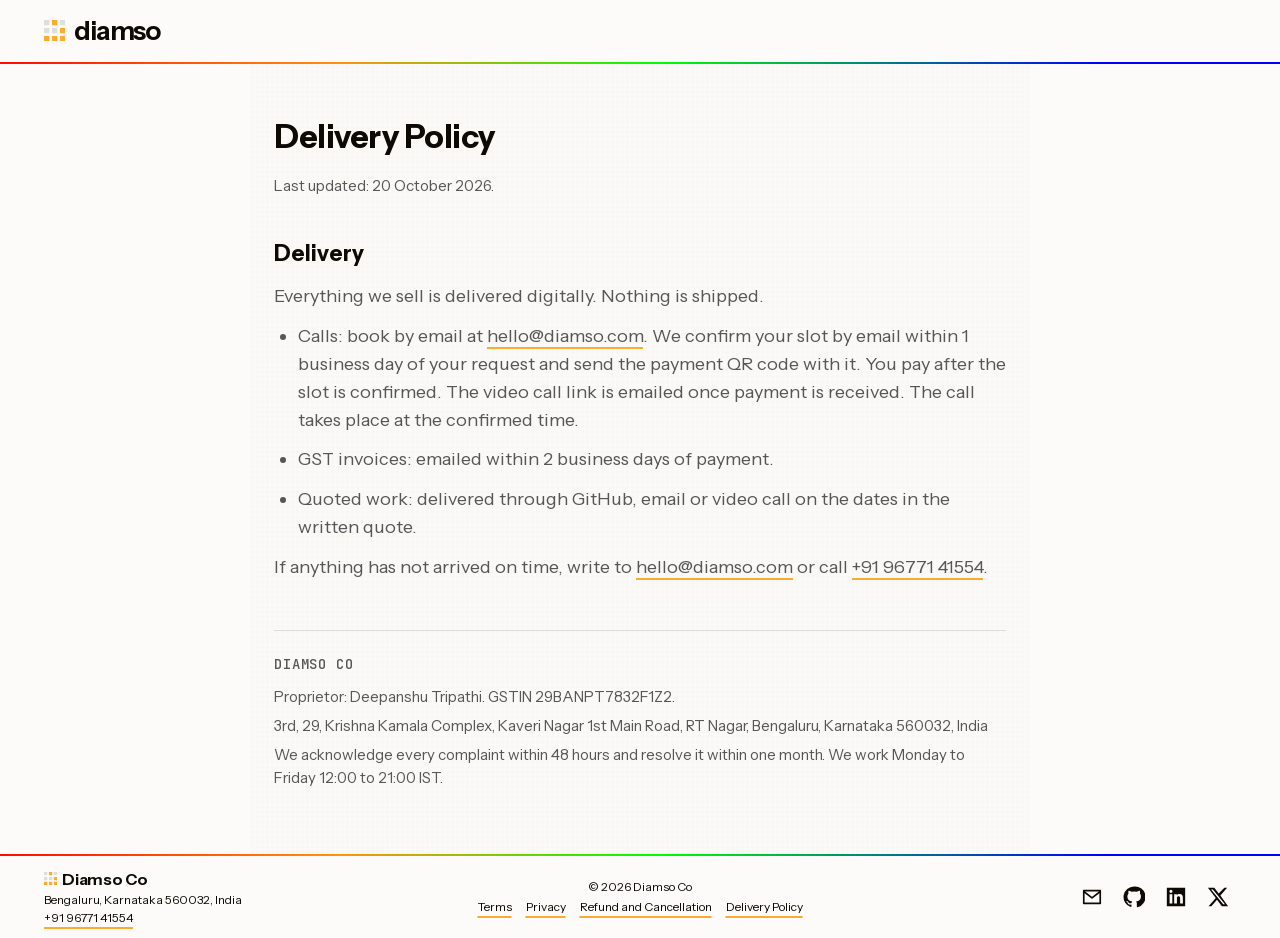
<file: delivery.html>
<!doctype html>
<html lang="en">
<head>
<meta charset="utf-8">
<meta name="viewport" content="width=device-width,initial-scale=1">
<title>Delivery Policy, Diamso Co</title>
<meta name="description" content="Delivery Policy for services from Diamso Co.">
<meta property="og:title" content="Delivery Policy, Diamso Co">
<meta property="og:description" content="Delivery Policy for services from Diamso Co.">
<meta property="og:url" content="https://diamso.com/delivery.html">
<meta property="og:image" content="https://diamso.com/og.png">
<meta name="twitter:card" content="summary_large_image">
<link rel="icon" href="data:image/svg+xml,%3Csvg xmlns='http://www.w3.org/2000/svg' viewBox='0 0 24 24'%3E%3Cpath fill='%230D0A03' fill-opacity='.12' d='M0 0h6v6H0zM18 0h6v6h-6zM0 9h6v6H0zM9 9h6v6H9z'/%3E%3Cpath fill='%23FBAB30' d='M9 0h6v6H9zM18 9h6v6h-6zM0 18h6v6H0zM9 18h6v6H9zM18 18h6v6h-6z'/%3E%3C/svg%3E">
<link rel="preload" href="fonts/instrument-sans-latin.woff2" as="font" type="font/woff2" crossorigin="anonymous">
<link rel="stylesheet" href="site.css">
</head><body><a class="skip" href="#main">Skip to content</a><header class="site-header">
<div class="bar">
<svg class="sprite" width="0" height="0" aria-hidden="true" focusable="false"><defs><linearGradient id="cube-gloss" x1="0" y1="0" x2=".6" y2="1"><stop offset="0" stop-color="#fff" stop-opacity=".42"/><stop offset=".45" stop-color="#fff" stop-opacity=".06"/><stop offset="1" stop-color="#fff" stop-opacity="0"/></linearGradient></defs><symbol id="diamso-mark" viewBox="0 0 24 24"><path fill="#0D0A03" fill-opacity=".12" d="M0 0h6v6H0zM18 0h6v6h-6zM0 9h6v6H0zM9 9h6v6H9z"/><path fill="#FBAB30" d="M9 0h6v6H9zM18 9h6v6h-6zM0 18h6v6H0zM9 18h6v6H9zM18 18h6v6h-6z"/></symbol></svg>
<a class="brand" href="index.html#hero" aria-label="Diamso home"><svg class="mark" viewBox="0 0 24 24" aria-hidden="true" focusable="false"><use href="#diamso-mark"/></svg><span>diamso</span></a>
</div>
<div class="rule" aria-hidden="true"></div>
</header><main id="main" class="shell policy"><h1>Delivery Policy</h1><p class="updated">Last updated: 20 October 2026.</p><div class="policy-content"><h2>Delivery</h2><p>Everything we sell is delivered digitally. Nothing is shipped.</p>
<ul><li>Calls: book by email at <a href="mailto:hello@diamso.com">hello@diamso.com</a>. We confirm your slot by email within 1 business day of your request and send the payment QR code with it. You pay after the slot is confirmed. The video call link is emailed once payment is received. The call takes place at the confirmed time.</li><li>GST invoices: emailed within 2 business days of payment.</li><li>Quoted work: delivered through GitHub, email or video call on the dates in the written quote.</li></ul>
<p>If anything has not arrived on time, write to <a href="mailto:hello@diamso.com">hello@diamso.com</a> or call <a href="tel:+919677141554">+91 96771 41554</a>.</p></div><aside class="policy-business" aria-label="Business details"><div class="business">
<h3 class="col-label">Diamso Co</h3>
<p>Proprietor: Deepanshu Tripathi. GSTIN 29BANPT7832F1Z2.</p>
<address>3rd, 29, Krishna Kamala Complex, Kaveri Nagar 1st Main Road, RT Nagar, Bengaluru, Karnataka 560032, India</address>
<p>We acknowledge every complaint within 48 hours and resolve it within one month. We work Monday to Friday 12:00 to 21:00 IST.</p>
</div></aside></main><footer class="site-footer">
<div class="rule" aria-hidden="true"></div>
<div class="footer-bar">
<div class="footer-left"><p class="footer-name"><svg class="mark" viewBox="0 0 24 24" aria-hidden="true" focusable="false"><use href="#diamso-mark"/></svg>Diamso Co</p><p>Bengaluru, Karnataka 560032, India</p><p><a href="tel:+919677141554">+91 96771 41554</a></p></div>
<div class="footer-centre"><p>© 2026 Diamso Co</p><nav aria-label="Business policies"><a href="terms.html">Terms</a><a href="privacy.html">Privacy</a><a href="refunds.html">Refund and Cancellation</a><a href="delivery.html" aria-current="page">Delivery Policy</a></nav></div>
<div class="footer-icons"><a href="mailto:hello@diamso.com" aria-label="Email Diamso"><svg viewBox="0 0 24 24" width="22" height="22" aria-hidden="true"><path d="M3 5h18v14H3z" fill="none" stroke="currentColor" stroke-width="1.8" stroke-linejoin="round"/><path d="M3 6l9 7 9-7" fill="none" stroke="currentColor" stroke-width="1.8" stroke-linejoin="round"/></svg></a><a href="https://github.com/deepanshutr" aria-label="Deepanshu Tripathi on GitHub"><svg viewBox="0 0 24 24" width="22" height="22" aria-hidden="true"><path fill="currentColor" d="M12 .5a11.5 11.5 0 0 0-3.6 22.4c.6.1.8-.3.8-.6v-2c-3.2.7-3.9-1.5-3.9-1.5-.5-1.3-1.3-1.7-1.3-1.7-1-.7.1-.7.1-.7 1.2.1 1.8 1.2 1.8 1.2 1 1.8 2.8 1.3 3.5 1 .1-.8.4-1.3.7-1.6-2.6-.3-5.3-1.3-5.3-5.7 0-1.3.5-2.3 1.2-3.1-.1-.3-.5-1.5.1-3.1 0 0 1-.3 3.2 1.2a11 11 0 0 1 5.8 0c2.2-1.5 3.2-1.2 3.2-1.2.6 1.6.2 2.8.1 3.1.8.8 1.2 1.8 1.2 3.1 0 4.4-2.7 5.4-5.3 5.7.4.4.8 1.1.8 2.2v3.3c0 .3.2.7.8.6A11.5 11.5 0 0 0 12 .5Z"/></svg></a><a href="https://www.linkedin.com/in/deepanshutr" aria-label="Deepanshu Tripathi on LinkedIn"><svg viewBox="0 0 24 24" width="22" height="22" aria-hidden="true"><path fill="currentColor" d="M2 2h20v20H2zM5 9v10h3V9zm1.5-1.5a1.7 1.7 0 1 0 0-3.4 1.7 1.7 0 0 0 0 3.4zM10 9v10h3v-5.3c0-1.4.4-2.4 1.8-2.4s1.7 1 1.7 2.4V19h3v-6c0-2.7-1-4.2-3.6-4.2-1.4 0-2.4.6-2.9 1.4V9z" fill-rule="evenodd"/></svg></a><a href="https://x.com/deepanshutr" aria-label="Deepanshu Tripathi on X"><svg viewBox="0 0 24 24" width="22" height="22" aria-hidden="true"><path fill="currentColor" d="M18.9 2H22l-7.4 8.4L23 22h-6.8l-5.3-6.9L4.8 22H1.7l7.9-9L1 2h7l4.8 6.3zm-1.2 18h1.9L6.4 3.9h-2z"/></svg></a></div>
</div>
</footer></body></html>
</file>
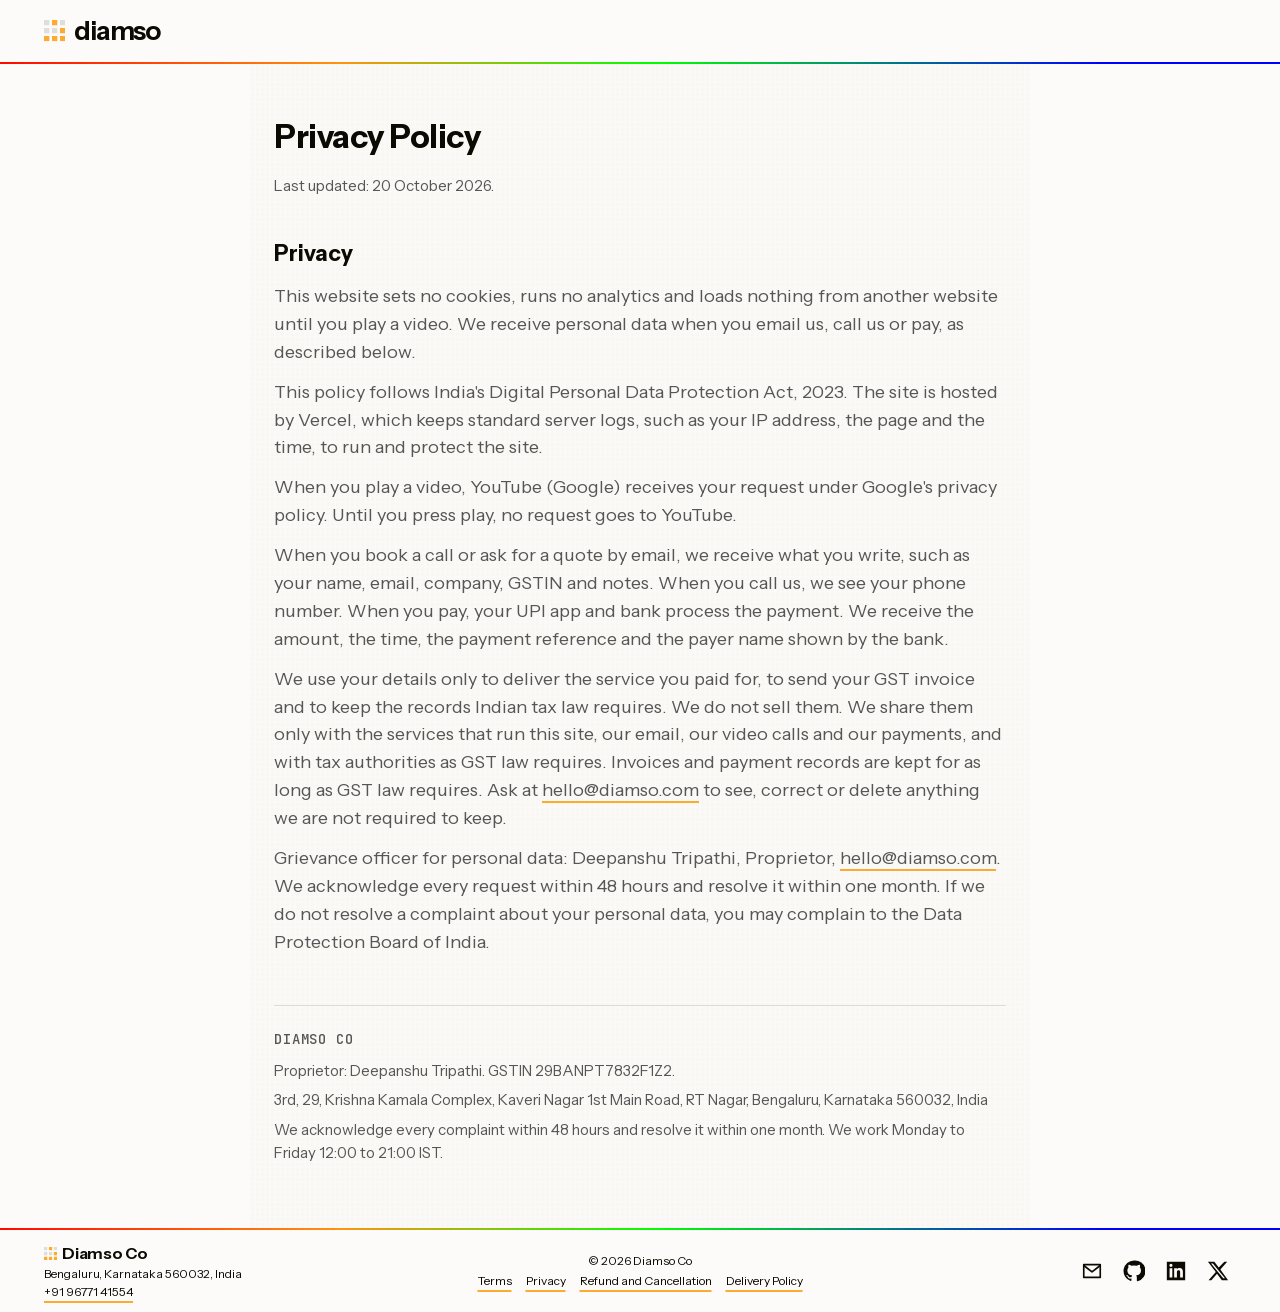
<file: privacy.html>
<!doctype html>
<html lang="en">
<head>
<meta charset="utf-8">
<meta name="viewport" content="width=device-width,initial-scale=1">
<title>Privacy Policy, Diamso Co</title>
<meta name="description" content="Privacy Policy for services from Diamso Co.">
<meta property="og:title" content="Privacy Policy, Diamso Co">
<meta property="og:description" content="Privacy Policy for services from Diamso Co.">
<meta property="og:url" content="https://diamso.com/privacy.html">
<meta property="og:image" content="https://diamso.com/og.png">
<meta name="twitter:card" content="summary_large_image">
<link rel="icon" href="data:image/svg+xml,%3Csvg xmlns='http://www.w3.org/2000/svg' viewBox='0 0 24 24'%3E%3Cpath fill='%230D0A03' fill-opacity='.12' d='M0 0h6v6H0zM18 0h6v6h-6zM0 9h6v6H0zM9 9h6v6H9z'/%3E%3Cpath fill='%23FBAB30' d='M9 0h6v6H9zM18 9h6v6h-6zM0 18h6v6H0zM9 18h6v6H9zM18 18h6v6h-6z'/%3E%3C/svg%3E">
<link rel="preload" href="fonts/instrument-sans-latin.woff2" as="font" type="font/woff2" crossorigin="anonymous">
<link rel="stylesheet" href="site.css">
</head><body><a class="skip" href="#main">Skip to content</a><header class="site-header">
<div class="bar">
<svg class="sprite" width="0" height="0" aria-hidden="true" focusable="false"><defs><linearGradient id="cube-gloss" x1="0" y1="0" x2=".6" y2="1"><stop offset="0" stop-color="#fff" stop-opacity=".42"/><stop offset=".45" stop-color="#fff" stop-opacity=".06"/><stop offset="1" stop-color="#fff" stop-opacity="0"/></linearGradient></defs><symbol id="diamso-mark" viewBox="0 0 24 24"><path fill="#0D0A03" fill-opacity=".12" d="M0 0h6v6H0zM18 0h6v6h-6zM0 9h6v6H0zM9 9h6v6H9z"/><path fill="#FBAB30" d="M9 0h6v6H9zM18 9h6v6h-6zM0 18h6v6H0zM9 18h6v6H9zM18 18h6v6h-6z"/></symbol></svg>
<a class="brand" href="index.html#hero" aria-label="Diamso home"><svg class="mark" viewBox="0 0 24 24" aria-hidden="true" focusable="false"><use href="#diamso-mark"/></svg><span>diamso</span></a>
</div>
<div class="rule" aria-hidden="true"></div>
</header><main id="main" class="shell policy"><h1>Privacy Policy</h1><p class="updated">Last updated: 20 October 2026.</p><div class="policy-content"><h2>Privacy</h2><p>This website sets no cookies, runs no analytics and loads nothing from another website until you play a video. We receive personal data when you email us, call us or pay, as described below.</p>
<p>This policy follows India's Digital Personal Data Protection Act, 2023. The site is hosted by Vercel, which keeps standard server logs, such as your IP address, the page and the time, to run and protect the site.</p>
<p>When you play a video, YouTube (Google) receives your request under Google's privacy policy. Until you press play, no request goes to YouTube.</p>
<p>When you book a call or ask for a quote by email, we receive what you write, such as your name, email, company, GSTIN and notes. When you call us, we see your phone number. When you pay, your UPI app and bank process the payment. We receive the amount, the time, the payment reference and the payer name shown by the bank.</p>
<p>We use your details only to deliver the service you paid for, to send your GST invoice and to keep the records Indian tax law requires. We do not sell them. We share them only with the services that run this site, our email, our video calls and our payments, and with tax authorities as GST law requires. Invoices and payment records are kept for as long as GST law requires. Ask at <a href="mailto:hello@diamso.com">hello@diamso.com</a> to see, correct or delete anything we are not required to keep.</p>
<p>Grievance officer for personal data: Deepanshu Tripathi, Proprietor, <a href="mailto:hello@diamso.com">hello@diamso.com</a>. We acknowledge every request within 48 hours and resolve it within one month. If we do not resolve a complaint about your personal data, you may complain to the Data Protection Board of India.</p></div><aside class="policy-business" aria-label="Business details"><div class="business">
<h3 class="col-label">Diamso Co</h3>
<p>Proprietor: Deepanshu Tripathi. GSTIN 29BANPT7832F1Z2.</p>
<address>3rd, 29, Krishna Kamala Complex, Kaveri Nagar 1st Main Road, RT Nagar, Bengaluru, Karnataka 560032, India</address>
<p>We acknowledge every complaint within 48 hours and resolve it within one month. We work Monday to Friday 12:00 to 21:00 IST.</p>
</div></aside></main><footer class="site-footer">
<div class="rule" aria-hidden="true"></div>
<div class="footer-bar">
<div class="footer-left"><p class="footer-name"><svg class="mark" viewBox="0 0 24 24" aria-hidden="true" focusable="false"><use href="#diamso-mark"/></svg>Diamso Co</p><p>Bengaluru, Karnataka 560032, India</p><p><a href="tel:+919677141554">+91 96771 41554</a></p></div>
<div class="footer-centre"><p>© 2026 Diamso Co</p><nav aria-label="Business policies"><a href="terms.html">Terms</a><a href="privacy.html" aria-current="page">Privacy</a><a href="refunds.html">Refund and Cancellation</a><a href="delivery.html">Delivery Policy</a></nav></div>
<div class="footer-icons"><a href="mailto:hello@diamso.com" aria-label="Email Diamso"><svg viewBox="0 0 24 24" width="22" height="22" aria-hidden="true"><path d="M3 5h18v14H3z" fill="none" stroke="currentColor" stroke-width="1.8" stroke-linejoin="round"/><path d="M3 6l9 7 9-7" fill="none" stroke="currentColor" stroke-width="1.8" stroke-linejoin="round"/></svg></a><a href="https://github.com/deepanshutr" aria-label="Deepanshu Tripathi on GitHub"><svg viewBox="0 0 24 24" width="22" height="22" aria-hidden="true"><path fill="currentColor" d="M12 .5a11.5 11.5 0 0 0-3.6 22.4c.6.1.8-.3.8-.6v-2c-3.2.7-3.9-1.5-3.9-1.5-.5-1.3-1.3-1.7-1.3-1.7-1-.7.1-.7.1-.7 1.2.1 1.8 1.2 1.8 1.2 1 1.8 2.8 1.3 3.5 1 .1-.8.4-1.3.7-1.6-2.6-.3-5.3-1.3-5.3-5.7 0-1.3.5-2.3 1.2-3.1-.1-.3-.5-1.5.1-3.1 0 0 1-.3 3.2 1.2a11 11 0 0 1 5.8 0c2.2-1.5 3.2-1.2 3.2-1.2.6 1.6.2 2.8.1 3.1.8.8 1.2 1.8 1.2 3.1 0 4.4-2.7 5.4-5.3 5.7.4.4.8 1.1.8 2.2v3.3c0 .3.2.7.8.6A11.5 11.5 0 0 0 12 .5Z"/></svg></a><a href="https://www.linkedin.com/in/deepanshutr" aria-label="Deepanshu Tripathi on LinkedIn"><svg viewBox="0 0 24 24" width="22" height="22" aria-hidden="true"><path fill="currentColor" d="M2 2h20v20H2zM5 9v10h3V9zm1.5-1.5a1.7 1.7 0 1 0 0-3.4 1.7 1.7 0 0 0 0 3.4zM10 9v10h3v-5.3c0-1.4.4-2.4 1.8-2.4s1.7 1 1.7 2.4V19h3v-6c0-2.7-1-4.2-3.6-4.2-1.4 0-2.4.6-2.9 1.4V9z" fill-rule="evenodd"/></svg></a><a href="https://x.com/deepanshutr" aria-label="Deepanshu Tripathi on X"><svg viewBox="0 0 24 24" width="22" height="22" aria-hidden="true"><path fill="currentColor" d="M18.9 2H22l-7.4 8.4L23 22h-6.8l-5.3-6.9L4.8 22H1.7l7.9-9L1 2h7l4.8 6.3zm-1.2 18h1.9L6.4 3.9h-2z"/></svg></a></div>
</div>
</footer></body></html>
</file>
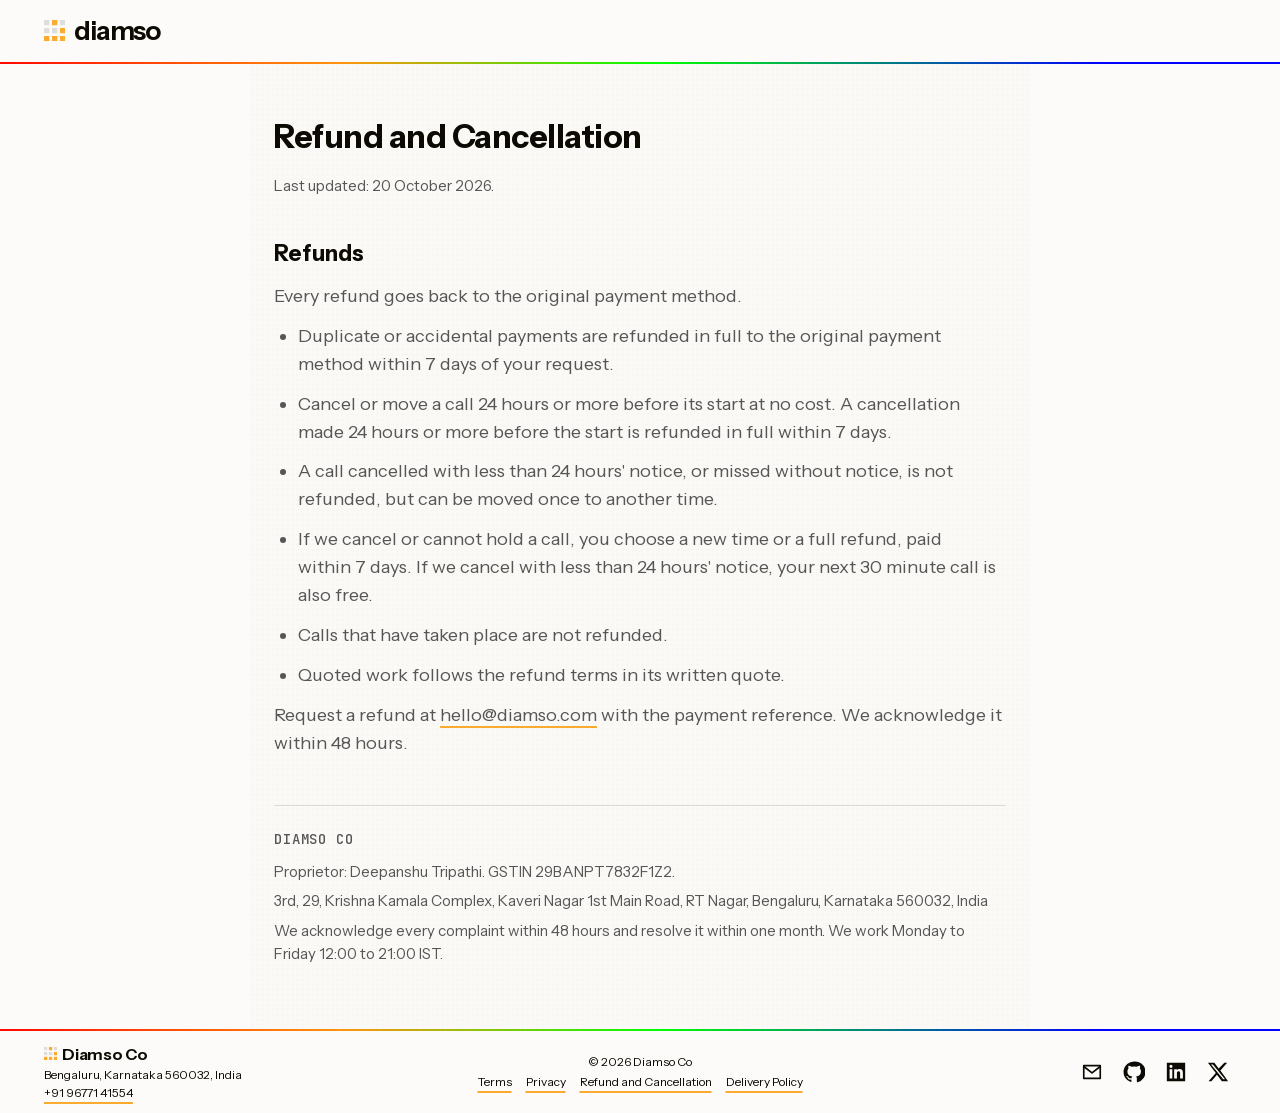
<file: refunds.html>
<!doctype html>
<html lang="en">
<head>
<meta charset="utf-8">
<meta name="viewport" content="width=device-width,initial-scale=1">
<title>Refund and Cancellation, Diamso Co</title>
<meta name="description" content="Refund and Cancellation for services from Diamso Co.">
<meta property="og:title" content="Refund and Cancellation, Diamso Co">
<meta property="og:description" content="Refund and Cancellation for services from Diamso Co.">
<meta property="og:url" content="https://diamso.com/refunds.html">
<meta property="og:image" content="https://diamso.com/og.png">
<meta name="twitter:card" content="summary_large_image">
<link rel="icon" href="data:image/svg+xml,%3Csvg xmlns='http://www.w3.org/2000/svg' viewBox='0 0 24 24'%3E%3Cpath fill='%230D0A03' fill-opacity='.12' d='M0 0h6v6H0zM18 0h6v6h-6zM0 9h6v6H0zM9 9h6v6H9z'/%3E%3Cpath fill='%23FBAB30' d='M9 0h6v6H9zM18 9h6v6h-6zM0 18h6v6H0zM9 18h6v6H9zM18 18h6v6h-6z'/%3E%3C/svg%3E">
<link rel="preload" href="fonts/instrument-sans-latin.woff2" as="font" type="font/woff2" crossorigin="anonymous">
<link rel="stylesheet" href="site.css">
</head><body><a class="skip" href="#main">Skip to content</a><header class="site-header">
<div class="bar">
<svg class="sprite" width="0" height="0" aria-hidden="true" focusable="false"><defs><linearGradient id="cube-gloss" x1="0" y1="0" x2=".6" y2="1"><stop offset="0" stop-color="#fff" stop-opacity=".42"/><stop offset=".45" stop-color="#fff" stop-opacity=".06"/><stop offset="1" stop-color="#fff" stop-opacity="0"/></linearGradient></defs><symbol id="diamso-mark" viewBox="0 0 24 24"><path fill="#0D0A03" fill-opacity=".12" d="M0 0h6v6H0zM18 0h6v6h-6zM0 9h6v6H0zM9 9h6v6H9z"/><path fill="#FBAB30" d="M9 0h6v6H9zM18 9h6v6h-6zM0 18h6v6H0zM9 18h6v6H9zM18 18h6v6h-6z"/></symbol></svg>
<a class="brand" href="index.html#hero" aria-label="Diamso home"><svg class="mark" viewBox="0 0 24 24" aria-hidden="true" focusable="false"><use href="#diamso-mark"/></svg><span>diamso</span></a>
</div>
<div class="rule" aria-hidden="true"></div>
</header><main id="main" class="shell policy"><h1>Refund and Cancellation</h1><p class="updated">Last updated: 20 October 2026.</p><div class="policy-content"><h2>Refunds</h2><p>Every refund goes back to the original payment method.</p>
<ul><li>Duplicate or accidental payments are refunded in full to the original payment method within 7 days of your request.</li><li>Cancel or move a call 24 hours or more before its start at no cost. A cancellation made 24 hours or more before the start is refunded in full within 7 days.</li><li>A call cancelled with less than 24 hours' notice, or missed without notice, is not refunded, but can be moved once to another time.</li><li>If we cancel or cannot hold a call, you choose a new time or a full refund, paid within 7 days. If we cancel with less than 24 hours' notice, your next 30 minute call is also free.</li><li>Calls that have taken place are not refunded.</li><li>Quoted work follows the refund terms in its written quote.</li></ul>
<p>Request a refund at <a href="mailto:hello@diamso.com">hello@diamso.com</a> with the payment reference. We acknowledge it within 48 hours.</p></div><aside class="policy-business" aria-label="Business details"><div class="business">
<h3 class="col-label">Diamso Co</h3>
<p>Proprietor: Deepanshu Tripathi. GSTIN 29BANPT7832F1Z2.</p>
<address>3rd, 29, Krishna Kamala Complex, Kaveri Nagar 1st Main Road, RT Nagar, Bengaluru, Karnataka 560032, India</address>
<p>We acknowledge every complaint within 48 hours and resolve it within one month. We work Monday to Friday 12:00 to 21:00 IST.</p>
</div></aside></main><footer class="site-footer">
<div class="rule" aria-hidden="true"></div>
<div class="footer-bar">
<div class="footer-left"><p class="footer-name"><svg class="mark" viewBox="0 0 24 24" aria-hidden="true" focusable="false"><use href="#diamso-mark"/></svg>Diamso Co</p><p>Bengaluru, Karnataka 560032, India</p><p><a href="tel:+919677141554">+91 96771 41554</a></p></div>
<div class="footer-centre"><p>© 2026 Diamso Co</p><nav aria-label="Business policies"><a href="terms.html">Terms</a><a href="privacy.html">Privacy</a><a href="refunds.html" aria-current="page">Refund and Cancellation</a><a href="delivery.html">Delivery Policy</a></nav></div>
<div class="footer-icons"><a href="mailto:hello@diamso.com" aria-label="Email Diamso"><svg viewBox="0 0 24 24" width="22" height="22" aria-hidden="true"><path d="M3 5h18v14H3z" fill="none" stroke="currentColor" stroke-width="1.8" stroke-linejoin="round"/><path d="M3 6l9 7 9-7" fill="none" stroke="currentColor" stroke-width="1.8" stroke-linejoin="round"/></svg></a><a href="https://github.com/deepanshutr" aria-label="Deepanshu Tripathi on GitHub"><svg viewBox="0 0 24 24" width="22" height="22" aria-hidden="true"><path fill="currentColor" d="M12 .5a11.5 11.5 0 0 0-3.6 22.4c.6.1.8-.3.8-.6v-2c-3.2.7-3.9-1.5-3.9-1.5-.5-1.3-1.3-1.7-1.3-1.7-1-.7.1-.7.1-.7 1.2.1 1.8 1.2 1.8 1.2 1 1.8 2.8 1.3 3.5 1 .1-.8.4-1.3.7-1.6-2.6-.3-5.3-1.3-5.3-5.7 0-1.3.5-2.3 1.2-3.1-.1-.3-.5-1.5.1-3.1 0 0 1-.3 3.2 1.2a11 11 0 0 1 5.8 0c2.2-1.5 3.2-1.2 3.2-1.2.6 1.6.2 2.8.1 3.1.8.8 1.2 1.8 1.2 3.1 0 4.4-2.7 5.4-5.3 5.7.4.4.8 1.1.8 2.2v3.3c0 .3.2.7.8.6A11.5 11.5 0 0 0 12 .5Z"/></svg></a><a href="https://www.linkedin.com/in/deepanshutr" aria-label="Deepanshu Tripathi on LinkedIn"><svg viewBox="0 0 24 24" width="22" height="22" aria-hidden="true"><path fill="currentColor" d="M2 2h20v20H2zM5 9v10h3V9zm1.5-1.5a1.7 1.7 0 1 0 0-3.4 1.7 1.7 0 0 0 0 3.4zM10 9v10h3v-5.3c0-1.4.4-2.4 1.8-2.4s1.7 1 1.7 2.4V19h3v-6c0-2.7-1-4.2-3.6-4.2-1.4 0-2.4.6-2.9 1.4V9z" fill-rule="evenodd"/></svg></a><a href="https://x.com/deepanshutr" aria-label="Deepanshu Tripathi on X"><svg viewBox="0 0 24 24" width="22" height="22" aria-hidden="true"><path fill="currentColor" d="M18.9 2H22l-7.4 8.4L23 22h-6.8l-5.3-6.9L4.8 22H1.7l7.9-9L1 2h7l4.8 6.3zm-1.2 18h1.9L6.4 3.9h-2z"/></svg></a></div>
</div>
</footer></body></html>
</file>
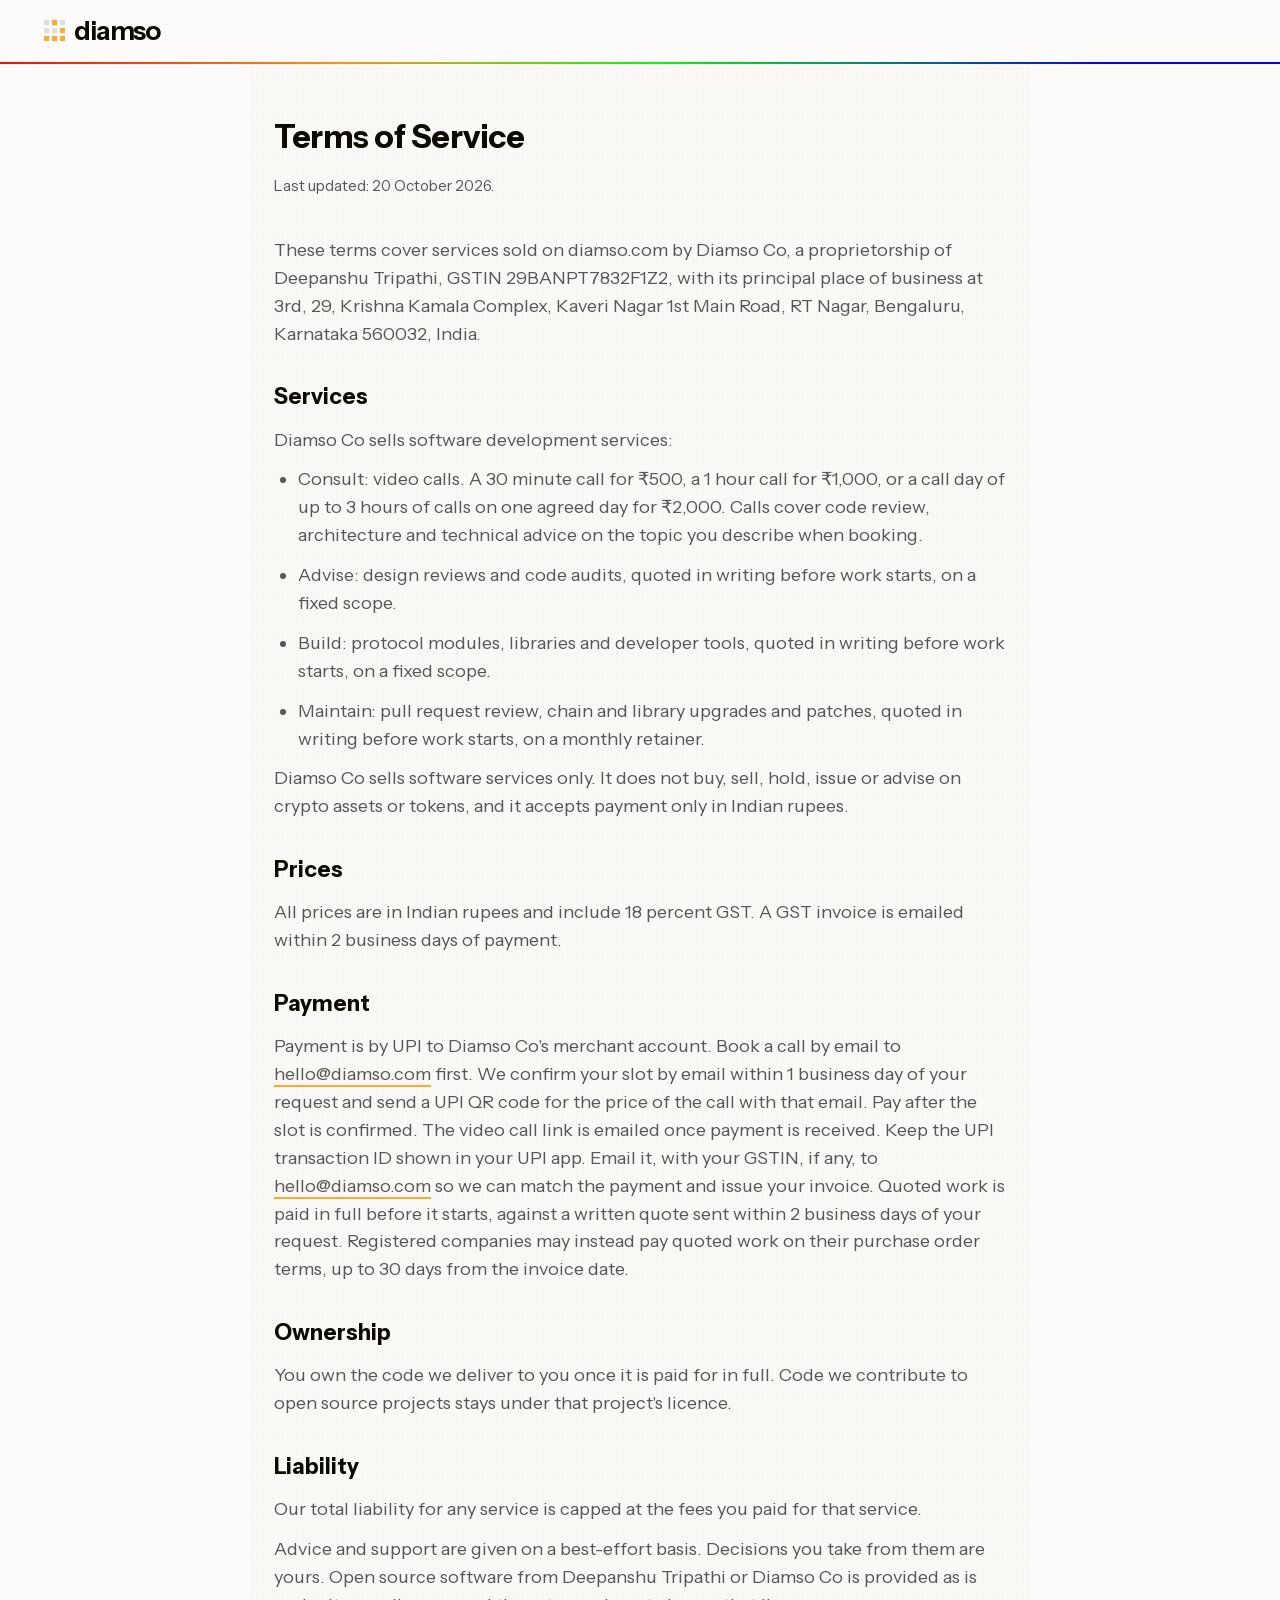
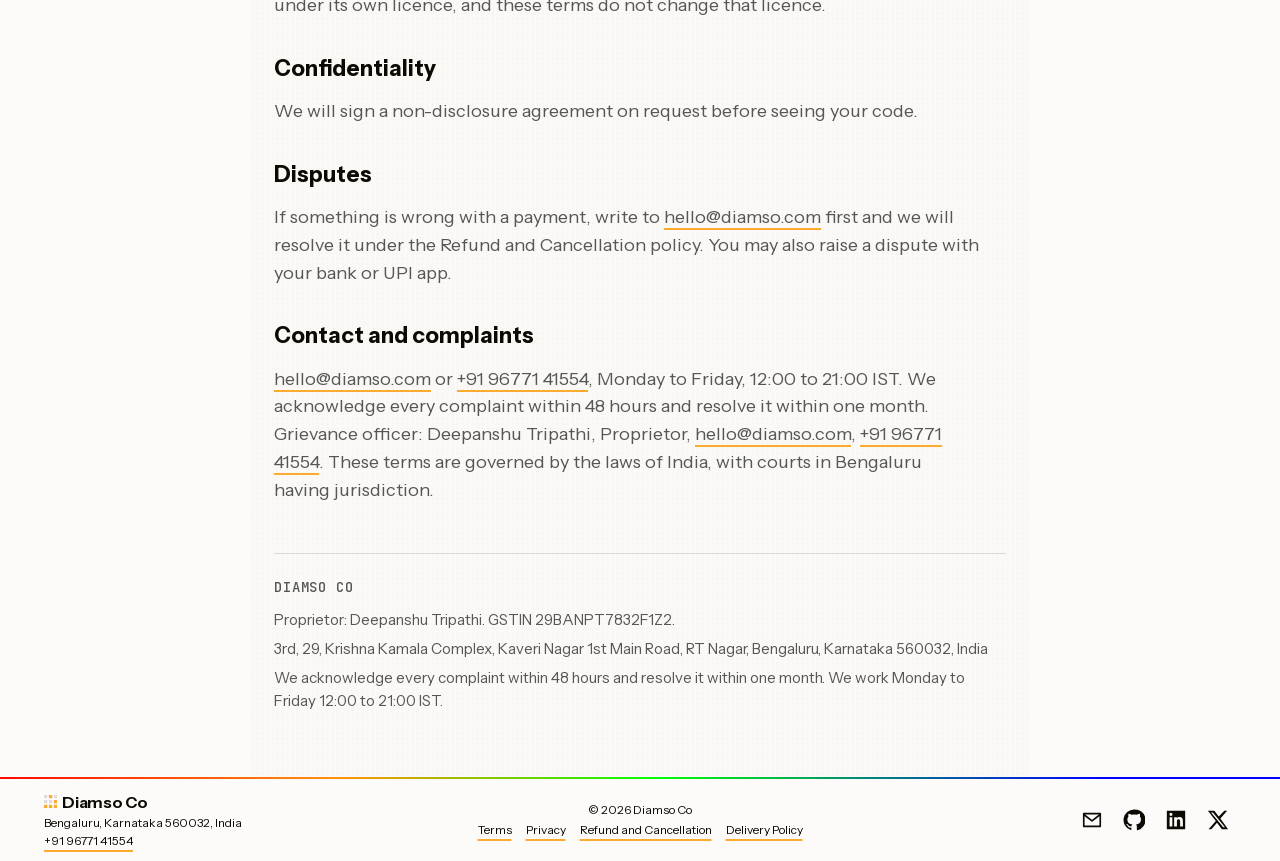
<file: terms.html>
<!doctype html>
<html lang="en">
<head>
<meta charset="utf-8">
<meta name="viewport" content="width=device-width,initial-scale=1">
<title>Terms of Service, Diamso Co</title>
<meta name="description" content="Terms of Service for services from Diamso Co.">
<meta property="og:title" content="Terms of Service, Diamso Co">
<meta property="og:description" content="Terms of Service for services from Diamso Co.">
<meta property="og:url" content="https://diamso.com/terms.html">
<meta property="og:image" content="https://diamso.com/og.png">
<meta name="twitter:card" content="summary_large_image">
<link rel="icon" href="data:image/svg+xml,%3Csvg xmlns='http://www.w3.org/2000/svg' viewBox='0 0 24 24'%3E%3Cpath fill='%230D0A03' fill-opacity='.12' d='M0 0h6v6H0zM18 0h6v6h-6zM0 9h6v6H0zM9 9h6v6H9z'/%3E%3Cpath fill='%23FBAB30' d='M9 0h6v6H9zM18 9h6v6h-6zM0 18h6v6H0zM9 18h6v6H9zM18 18h6v6h-6z'/%3E%3C/svg%3E">
<link rel="preload" href="fonts/instrument-sans-latin.woff2" as="font" type="font/woff2" crossorigin="anonymous">
<link rel="stylesheet" href="site.css">
</head><body><a class="skip" href="#main">Skip to content</a><header class="site-header">
<div class="bar">
<svg class="sprite" width="0" height="0" aria-hidden="true" focusable="false"><defs><linearGradient id="cube-gloss" x1="0" y1="0" x2=".6" y2="1"><stop offset="0" stop-color="#fff" stop-opacity=".42"/><stop offset=".45" stop-color="#fff" stop-opacity=".06"/><stop offset="1" stop-color="#fff" stop-opacity="0"/></linearGradient></defs><symbol id="diamso-mark" viewBox="0 0 24 24"><path fill="#0D0A03" fill-opacity=".12" d="M0 0h6v6H0zM18 0h6v6h-6zM0 9h6v6H0zM9 9h6v6H9z"/><path fill="#FBAB30" d="M9 0h6v6H9zM18 9h6v6h-6zM0 18h6v6H0zM9 18h6v6H9zM18 18h6v6h-6z"/></symbol></svg>
<a class="brand" href="index.html#hero" aria-label="Diamso home"><svg class="mark" viewBox="0 0 24 24" aria-hidden="true" focusable="false"><use href="#diamso-mark"/></svg><span>diamso</span></a>
</div>
<div class="rule" aria-hidden="true"></div>
</header><main id="main" class="shell policy"><h1>Terms of Service</h1><p class="updated">Last updated: 20 October 2026.</p><div class="policy-content"><p>These terms cover services sold on diamso.com by Diamso Co, a proprietorship of Deepanshu Tripathi, GSTIN 29BANPT7832F1Z2, with its principal place of business at 3rd, 29, Krishna Kamala Complex, Kaveri Nagar 1st Main Road, RT Nagar, Bengaluru, Karnataka 560032, India.</p>
<h2>Services</h2><p>Diamso Co sells software development services:</p>
<ul><li>Consult: video calls. A 30 minute call for ₹500, a 1 hour call for ₹1,000, or a call day of up to 3 hours of calls on one agreed day for ₹2,000. Calls cover code review, architecture and technical advice on the topic you describe when booking.</li><li>Advise: design reviews and code audits, quoted in writing before work starts, on a fixed scope.</li><li>Build: protocol modules, libraries and developer tools, quoted in writing before work starts, on a fixed scope.</li><li>Maintain: pull request review, chain and library upgrades and patches, quoted in writing before work starts, on a monthly retainer.</li></ul>
<p>Diamso Co sells software services only. It does not buy, sell, hold, issue or advise on crypto assets or tokens, and it accepts payment only in Indian rupees.</p>
<h2>Prices</h2><p>All prices are in Indian rupees and include 18 percent GST. A GST invoice is emailed within 2 business days of payment.</p>
<h2>Payment</h2><p>Payment is by UPI to Diamso Co's merchant account. Book a call by email to <a href="mailto:hello@diamso.com">hello@diamso.com</a> first. We confirm your slot by email within 1 business day of your request and send a UPI QR code for the price of the call with that email. Pay after the slot is confirmed. The video call link is emailed once payment is received. Keep the UPI transaction ID shown in your UPI app. Email it, with your GSTIN, if any, to <a href="mailto:hello@diamso.com">hello@diamso.com</a> so we can match the payment and issue your invoice. Quoted work is paid in full before it starts, against a written quote sent within 2 business days of your request. Registered companies may instead pay quoted work on their purchase order terms, up to 30 days from the invoice date.</p>
<h2>Ownership</h2><p>You own the code we deliver to you once it is paid for in full. Code we contribute to open source projects stays under that project's licence.</p>
<h2>Liability</h2><p>Our total liability for any service is capped at the fees you paid for that service.</p>
<p>Advice and support are given on a best-effort basis. Decisions you take from them are yours. Open source software from Deepanshu Tripathi or Diamso Co is provided as is under its own licence, and these terms do not change that licence.</p>
<h2>Confidentiality</h2><p>We will sign a non-disclosure agreement on request before seeing your code.</p>
<h2>Disputes</h2><p>If something is wrong with a payment, write to <a href="mailto:hello@diamso.com">hello@diamso.com</a> first and we will resolve it under the Refund and Cancellation policy. You may also raise a dispute with your bank or UPI app.</p>
<h2>Contact and complaints</h2><p><a href="mailto:hello@diamso.com">hello@diamso.com</a> or <a href="tel:+919677141554">+91 96771 41554</a>, Monday to Friday, 12:00 to 21:00 IST. We acknowledge every complaint within 48 hours and resolve it within one month. Grievance officer: Deepanshu Tripathi, Proprietor, <a href="mailto:hello@diamso.com">hello@diamso.com</a>, <a href="tel:+919677141554">+91 96771 41554</a>. These terms are governed by the laws of India, with courts in Bengaluru having jurisdiction.</p></div><aside class="policy-business" aria-label="Business details"><div class="business">
<h3 class="col-label">Diamso Co</h3>
<p>Proprietor: Deepanshu Tripathi. GSTIN 29BANPT7832F1Z2.</p>
<address>3rd, 29, Krishna Kamala Complex, Kaveri Nagar 1st Main Road, RT Nagar, Bengaluru, Karnataka 560032, India</address>
<p>We acknowledge every complaint within 48 hours and resolve it within one month. We work Monday to Friday 12:00 to 21:00 IST.</p>
</div></aside></main><footer class="site-footer">
<div class="rule" aria-hidden="true"></div>
<div class="footer-bar">
<div class="footer-left"><p class="footer-name"><svg class="mark" viewBox="0 0 24 24" aria-hidden="true" focusable="false"><use href="#diamso-mark"/></svg>Diamso Co</p><p>Bengaluru, Karnataka 560032, India</p><p><a href="tel:+919677141554">+91 96771 41554</a></p></div>
<div class="footer-centre"><p>© 2026 Diamso Co</p><nav aria-label="Business policies"><a href="terms.html" aria-current="page">Terms</a><a href="privacy.html">Privacy</a><a href="refunds.html">Refund and Cancellation</a><a href="delivery.html">Delivery Policy</a></nav></div>
<div class="footer-icons"><a href="mailto:hello@diamso.com" aria-label="Email Diamso"><svg viewBox="0 0 24 24" width="22" height="22" aria-hidden="true"><path d="M3 5h18v14H3z" fill="none" stroke="currentColor" stroke-width="1.8" stroke-linejoin="round"/><path d="M3 6l9 7 9-7" fill="none" stroke="currentColor" stroke-width="1.8" stroke-linejoin="round"/></svg></a><a href="https://github.com/deepanshutr" aria-label="Deepanshu Tripathi on GitHub"><svg viewBox="0 0 24 24" width="22" height="22" aria-hidden="true"><path fill="currentColor" d="M12 .5a11.5 11.5 0 0 0-3.6 22.4c.6.1.8-.3.8-.6v-2c-3.2.7-3.9-1.5-3.9-1.5-.5-1.3-1.3-1.7-1.3-1.7-1-.7.1-.7.1-.7 1.2.1 1.8 1.2 1.8 1.2 1 1.8 2.8 1.3 3.5 1 .1-.8.4-1.3.7-1.6-2.6-.3-5.3-1.3-5.3-5.7 0-1.3.5-2.3 1.2-3.1-.1-.3-.5-1.5.1-3.1 0 0 1-.3 3.2 1.2a11 11 0 0 1 5.8 0c2.2-1.5 3.2-1.2 3.2-1.2.6 1.6.2 2.8.1 3.1.8.8 1.2 1.8 1.2 3.1 0 4.4-2.7 5.4-5.3 5.7.4.4.8 1.1.8 2.2v3.3c0 .3.2.7.8.6A11.5 11.5 0 0 0 12 .5Z"/></svg></a><a href="https://www.linkedin.com/in/deepanshutr" aria-label="Deepanshu Tripathi on LinkedIn"><svg viewBox="0 0 24 24" width="22" height="22" aria-hidden="true"><path fill="currentColor" d="M2 2h20v20H2zM5 9v10h3V9zm1.5-1.5a1.7 1.7 0 1 0 0-3.4 1.7 1.7 0 0 0 0 3.4zM10 9v10h3v-5.3c0-1.4.4-2.4 1.8-2.4s1.7 1 1.7 2.4V19h3v-6c0-2.7-1-4.2-3.6-4.2-1.4 0-2.4.6-2.9 1.4V9z" fill-rule="evenodd"/></svg></a><a href="https://x.com/deepanshutr" aria-label="Deepanshu Tripathi on X"><svg viewBox="0 0 24 24" width="22" height="22" aria-hidden="true"><path fill="currentColor" d="M18.9 2H22l-7.4 8.4L23 22h-6.8l-5.3-6.9L4.8 22H1.7l7.9-9L1 2h7l4.8 6.3zm-1.2 18h1.9L6.4 3.9h-2z"/></svg></a></div>
</div>
</footer></body></html>
</file>
<file: site.css>
@font-face{font-family:'Instrument Sans';font-style:normal;font-weight:400 700;font-stretch:75% 100%;font-display:swap;src:url('fonts/instrument-sans-latin-ext.woff2') format('woff2');unicode-range:U+0100-02FF,U+0300-036F,U+1E00-1EFF,U+20A0-20AB,U+20AD-20C0,U+2113,U+2C60-2C7F,U+A720-A7FF;}
@font-face{font-family:'Instrument Sans';font-style:normal;font-weight:400 700;font-stretch:75% 100%;font-display:swap;src:url('fonts/instrument-sans-latin.woff2') format('woff2');unicode-range:U+0000-00FF,U+2000-206F,U+20AC,U+2122,U+2191,U+2193,U+2212,U+FEFF,U+FFFD;}
@font-face{font-family:'JetBrains Mono';font-style:normal;font-weight:400 500;font-stretch:75% 100%;font-display:swap;src:url('fonts/jetbrains-mono-latin-ext.woff2') format('woff2');unicode-range:U+0100-02FF,U+0300-036F,U+1E00-1EFF,U+20A0-20AB,U+20AD-20C0,U+2113,U+2C60-2C7F,U+A720-A7FF;}
@font-face{font-family:'JetBrains Mono';font-style:normal;font-weight:400 500;font-stretch:75% 100%;font-display:swap;src:url('fonts/jetbrains-mono-latin.woff2') format('woff2');unicode-range:U+0000-00FF,U+2000-206F,U+20AC,U+2122,U+2191,U+2193,U+2212,U+FEFF,U+FFFD;}

/* Diamso round 9. AssetMantle grid, MantleWorks shell and slides. Values marked "MantleWorks" or
   "AssetMantle" are copied from those sites' stylesheets. */
:root{color-scheme:light;--paper:#FCFBF9;--ink:#0D0A03;--graphite:#565656;--rule:#0D0A031f;--life:#FBAB30;--red:#E10F15;--orange:#F7741A;--yellow:#FFDE1F;--green:#19CF19;--blue:#2A61D5;--header-h:64px;--footer-h:84px;--ease:cubic-bezier(0.32,0.72,0,1);--rainbow:linear-gradient(270deg,#0000ff 13.78%,#00ff00 48.56%,#ff930f 73.39%,#ff0000 101.71%);--title-a:linear-gradient(270deg,#2A61D5 -56.89%,#0E9F0E -28.22%,#D9620F 38.09%,#E10F15 101.71%);--title-b:linear-gradient(270deg,#2A61D5 -23.78%,#0E9F0E 35.9%,#D9620F 108.01%,#E10F15 139.51%);--title-c:linear-gradient(270deg,#2A61D5 26.84%,#0E9F0E 80.56%,#D9620F 118.93%,#E10F15 162.68%)}
*{box-sizing:border-box}
html{scroll-behavior:smooth;scroll-snap-type:y proximity;scroll-padding:var(--header-h) 0 var(--footer-h)}
body{margin:0;background:var(--paper);color:var(--ink);font:400 18px/1.55 'Instrument Sans',sans-serif;-webkit-font-smoothing:antialiased}
h1,h2,h3,p,ul,dl,dd,figure{margin:0}
h1,h2,h3,p,li{text-wrap:pretty}
a{color:inherit;text-decoration-color:var(--life);text-decoration-thickness:2px;text-underline-offset:5px}
a:hover{text-decoration-color:var(--ink)}
button{font:inherit;color:inherit;cursor:pointer;border-radius:2px}
a:focus-visible,button:focus-visible{outline:2px solid var(--ink);outline-offset:3px}
[hidden]{display:none!important}
body>.bmc{position:absolute}
code{font:500 0.94em 'JetBrains Mono',monospace}
.sr-only{position:absolute;width:1px;height:1px;padding:0;margin:-1px;overflow:hidden;clip:rect(0,0,0,0);border:0}
.skip{position:fixed;top:-100px;left:16px;z-index:60;background:var(--paper);padding:12px}
.skip:focus{top:12px}
.shell{width:min(1240px,100%);margin-inline:auto;padding-inline:24px}

/* AssetMantle background grid, exact: its 8px box.png tile drawn at 5px. */
main{overflow:clip;background-color:var(--paper);background-image:url(box.png);background-size:5px 5px;background-repeat:repeat;background-position:-200px}

/* MantleWorks header and footer: fixed, with a 2px rainbow rule. */
.site-header{position:fixed;inset:0 0 auto;z-index:40;background:#FCFBF9}
.site-header .bar{width:min(1240px,100%);height:62px;margin-inline:auto;padding-inline:24px;display:flex;align-items:center;justify-content:space-between;gap:16px}
.rule{height:2px;background:var(--rainbow)}
.sprite{position:absolute;width:0;height:0;overflow:hidden}
.mark{display:inline-block;flex:none;width:.82em;height:.82em;vertical-align:-.06em}
.brand{display:inline-flex;align-items:center;gap:.32em;font-size:26px;font-weight:650;letter-spacing:-.04em;text-decoration:none}
.footer-name{display:flex;align-items:center;gap:.32em}
.site-footer{position:fixed;inset:auto 0 0;z-index:40;background:#FCFBF9}
.footer-bar{width:min(1240px,100%);height:82px;margin-inline:auto;padding-inline:24px;display:grid;grid-template-columns:1fr auto 1fr;align-items:center;gap:16px;font-size:12px;line-height:1.5}
.footer-name{font-size:16px;font-weight:650;letter-spacing:-.02em}
.footer-centre{text-align:center}
.footer-centre nav{display:flex;flex-wrap:wrap;justify-content:center;gap:4px 14px;margin-top:2px}
.footer-icons{display:flex;justify-content:flex-end;gap:6px}
.footer-icons a{display:grid;place-items:center;width:36px;height:36px;color:var(--ink);border-radius:4px}
.footer-icons a:hover{background:#0D0A030d}

/* MantleWorks slides: one screen each, padded clear of the fixed header and footer. */
.slide{position:relative;display:flex;min-height:100dvh;padding:var(--header-h) 0 var(--footer-h);scroll-margin:calc(var(--header-h) * -1) 0 calc(var(--footer-h) * -1);scroll-snap-align:start;scroll-snap-stop:always}
.slide>.shell{margin-block:auto;padding-block:28px}
.slide-title{width:fit-content;font-size:2rem;font-weight:700;line-height:1.15;letter-spacing:-.015em;background:var(--title-a);-webkit-background-clip:text;background-clip:text;-webkit-text-fill-color:transparent;color:transparent}
.title-b{background-image:var(--title-b)}
.title-c{background-image:var(--title-c)}
.slide-lead{margin-top:8px;max-width:62ch;color:var(--graphite)}
.col-label,.kicker{font:500 14px/1.4 'JetBrains Mono',monospace;letter-spacing:.06em;text-transform:uppercase;color:var(--graphite)}
.kicker{margin-bottom:6px}

/* MantleWorks indicator: squares that turn into diamonds. */
.slide-nav{position:fixed;top:0;bottom:0;right:24px;z-index:45;display:flex;flex-direction:column;justify-content:center;gap:4px;transition:opacity .5s ease-in-out,visibility .5s}
body:not(.beyond-hero) .slide-nav{opacity:0;visibility:hidden;pointer-events:none}
.slide-nav button{position:relative;display:grid;place-items:center;width:28px;height:28px;padding:0;border:0;background:none}
.slide-nav button::before{content:'';width:16px;height:16px;box-sizing:border-box;border:.75px solid #565656;background:transparent;transition:all .5s ease-in-out}
.slide-nav button[aria-current]::before{transform:rotate(-45deg);background:var(--dot);border-color:var(--dot)}
.slide-name{position:absolute;right:34px;top:50%;transform:translateY(-50%);padding:3px 8px;white-space:nowrap;font:500 12px/1.4 'JetBrains Mono',monospace;background:var(--paper);border:1px solid var(--rule);opacity:0;pointer-events:none;transition:opacity .2s}
.slide-nav button:hover .slide-name,.slide-nav button:focus-visible .slide-name{opacity:1}

/* Buttons */
.calls-button{display:inline-flex;align-items:center;justify-content:center;min-height:48px;padding:10px 18px;border:1px solid var(--ink);background:var(--paper);color:var(--ink);font-weight:500;line-height:1.2;transition:background .2s,box-shadow .2s}
.calls-button:hover{background:#fff;box-shadow:0 0 0 1px var(--ink)}

/* Landing */
.hero{overflow:hidden;isolation:isolate}
#hero-life{position:absolute;left:0;right:0;top:var(--header-h);width:100%;height:calc(100% - var(--header-h) - var(--footer-h));display:block}
.hero-copy{position:relative;z-index:1}
.hero-copy>*{width:fit-content;max-width:100%}
.wordmark{display:flex;align-items:center;gap:.22em;font-size:clamp(68px,9.4vw,136px);font-weight:650;line-height:.9;letter-spacing:-.05em}
.wordmark .mark{width:.78em;height:.78em}
.hero-proof{display:flex;flex-wrap:wrap;gap:6px 26px;margin-top:22px;font-size:15px;color:var(--graphite)}
.hero-proof a{text-decoration:none}
.hero-proof a:hover{color:var(--ink)}
.hero-proof strong{font:600 17px 'JetBrains Mono',monospace;color:var(--ink);margin-right:6px}
.hero-actions{display:flex;flex-wrap:wrap;align-items:center;gap:12px 16px;margin-top:26px}
.hero-email{display:inline-flex;align-items:center;gap:8px;min-height:48px;padding:10px 18px;background:var(--ink);color:var(--paper);font-weight:500;text-decoration:none;transition:transform .25s var(--ease)}
.hero-email:hover{transform:translateY(-2px)}
.hero-line{margin-top:22px;max-width:34ch;font-size:clamp(20px,1.7vw,25px);line-height:1.4}
.hero-links{margin-top:28px;font:500 clamp(17px,1.9vw,27px)/1.2 'JetBrains Mono',monospace;letter-spacing:.02em;text-transform:uppercase}
.hero-links a{text-decoration:none}
.hero-links a:hover{text-decoration:underline;text-decoration-color:var(--life)}
.hero-links span{color:var(--graphite);margin-inline:.35em}
.next{display:inline-block;margin-top:30px;padding:6px 4px;transition:transform .3s var(--ease)}
.next:hover{transform:translateY(4px)}
.next svg{display:block}

/* What we do */
.services{display:grid;grid-template-columns:repeat(4,minmax(0,1fr));gap:0 20px;margin-top:24px;padding:0;list-style:none}
.service{display:grid;grid-template-rows:104px auto 1fr;align-content:start;padding:12px 14px;border-top:1px solid var(--rule)}
.glyph{--c:var(--life);align-self:end;justify-self:start;display:block;width:84px;height:auto;overflow:visible}
.glyph .cubelet{transition:transform .7s cubic-bezier(.34,1.56,.64,1) calc(var(--i,0) * 50ms)}
.service{transition:transform .35s var(--ease),box-shadow .35s var(--ease),background-color .35s}
.service:hover{transform:translateY(-4px);background-color:#fff;border-radius:12px;box-shadow:0 18px 40px -18px #FBAB3073,0 2px 6px #0D0A030F}
.service:hover .glyph .cubelet[style]{transform:translateY(-7px)}
.service h3{margin-top:10px;font-size:21px;font-weight:650;letter-spacing:-.01em}
.service p{margin-top:6px;font-size:16px;line-height:1.5;color:var(--graphite)}
.call-label{margin-top:14px;margin-bottom:6px}
.call-options{display:grid;grid-template-columns:repeat(3,minmax(0,1fr));gap:10px;margin-top:0}
.call-options .calls-button{min-width:140px;align-content:center;flex-direction:row;flex-wrap:wrap;align-items:baseline;justify-content:flex-start;gap:2px 10px;padding:12px 14px;text-align:left}
.call-name{font-weight:500}
.call-price{font-size:20px;font-weight:700}
.call-detail{flex-basis:100%;font-size:14px;line-height:1.35;color:var(--graphite)}
.call-options .calls-button{transition:background-color .2s,color .2s,box-shadow .2s}
.call-options .calls-button:hover,.call-options .calls-button:focus-visible{background:var(--ink);color:var(--paper)}
.call-options .calls-button:hover .call-detail,.call-options .calls-button:focus-visible .call-detail{color:var(--paper)}
.gst-note{margin-top:8px;font-size:14px;color:var(--graphite)}
.quote-line{display:flex;flex-wrap:wrap;align-items:center;gap:12px 20px;margin-top:16px;color:var(--graphite)}
.quote-line a{color:var(--ink)}

/* The challenge: one cube acts out the active risk */
@property --c{syntax:'<color>';inherits:true;initial-value:#B3AFA8}
:is(.work-cube,.risk-cube,.practice-cube) .cubelet{--c:#B3AFA8;transition:transform .6s cubic-bezier(.2,.8,.2,1) calc(var(--i,0) * 18ms),--c .5s}
.risk-art{position:relative;display:grid;place-items:center}
.risk-art::before{content:'';position:absolute;inset:10% 14%;border-radius:50%;background:radial-gradient(closest-side,#FBAB30,transparent);opacity:.22;filter:blur(26px)}
.risk-cube{position:relative;display:block;width:min(100%,440px);height:auto;overflow:visible}
.challenge[data-active="0"] .c202{--c:var(--life);transform:translate(14px,-46px)}
.challenge[data-active="1"] .x2{--c:#FCFBF9;transform:translate(26px,15px)}
.challenge[data-active="2"] .z2{--c:var(--life);transform:translate(-22px,-18px)}
.challenge{display:grid;grid-template-columns:minmax(0,5fr) minmax(0,6fr);gap:64px;align-items:center}
[data-active="1"] .sq-1{transform:rotate(45.3deg)}[data-active="1"] .sq-2{transform:rotate(73.2deg)}[data-active="1"] .sq-3{transform:rotate(17deg)}
[data-active="2"] .sq-1{transform:rotate(73.2deg)}[data-active="2"] .sq-2{transform:rotate(17deg)}[data-active="2"] .sq-3{transform:rotate(45.3deg)}
.risks{display:grid;gap:10px;margin-top:26px;padding:0;list-style:none}
.risks li{padding:14px 18px;border-left:3px solid var(--rule);transition:border-color .5s,background .5s}
.risks li.is-active{border-left-color:var(--life);background:#FBAB3012}
.risks .item-select{display:flex;align-items:baseline;gap:12px;padding:0;border:0;background:none;font-size:21px;font-weight:600;text-align:left}
.risk-num{font:500 14px 'JetBrains Mono',monospace;color:var(--graphite)}
.risks p{margin-top:4px;padding-left:26px;max-width:46ch;color:var(--graphite)}

/* Work, after MantleWorks' Containerized slide */
.work{display:grid;grid-template-columns:minmax(0,1fr) minmax(0,1fr);gap:48px;align-items:center}
.work-art{position:relative;display:grid;place-items:center}
.work-art::before{content:'';position:absolute;inset:4% 6%;border-radius:50%;background:radial-gradient(closest-side,var(--c),transparent);opacity:.45;filter:blur(24px);transform:scale(.6);transition:transform 1s var(--ease) .5s,background .4s}
.work.is-out .work-art::before{transform:scale(1)}
.work-cube{position:relative;display:block;width:min(100%,440px);height:auto;overflow:visible}
.work[data-active="0"] .x2,.work[data-active="1"] .z2,.work[data-active="2"] .c202,.work[data-active="3"] .y2,.work[data-active="4"] .z2,.work[data-active="5"] :is(.x2,.y2){--c:inherit}
.work.is-out[data-active="0"] .x2{transform:translate(30px,17px)}
.work.is-out[data-active="1"] .z2{transform:translate(0,-30px)}
.work.is-out[data-active="2"] .c202{transform:translate(14px,-46px)}
.work.is-out[data-active="3"] .y2{transform:translate(-30px,17px)}
.work.is-out[data-active="4"] .z2{transform:translate(-24px,-20px)}
.work.is-out[data-active="5"] .x2{transform:translate(30px,17px)}
.work.is-out[data-active="5"] .y2{transform:translate(-30px,17px)}
.work.is-out[data-active="5"] .x2.y2{transform:translate(0,34px)}
.projects{display:grid;gap:4px;margin-top:20px;padding:0;list-style:none}
.projects li{display:grid;grid-template-columns:minmax(0,1fr) auto;align-items:center;gap:2px 16px;padding:8px 14px;border-left:3px solid transparent;transition:border-color .5s,background .5s}
.projects li.is-active{border-left-color:var(--c);background:color-mix(in srgb,var(--c) 9%,transparent)}
.projects .item-select{display:flex;align-items:baseline;gap:10px;padding:0;border:0;background:none;text-align:left}
.diamond{align-self:center;width:10px;height:10px;background:var(--c);transform:rotate(45deg);transition:transform .5s ease-in-out}
.projects li.is-active .diamond{transform:rotate(45deg) scale(1.45)}
.work-name{font-size:20px;font-weight:650}
.work-year{font:500 14px 'JetBrains Mono',monospace;color:var(--graphite)}
.work-body{grid-column:1/-1;font-size:15px;color:var(--graphite);max-width:52ch}
.work-body strong{font:700 15px 'JetBrains Mono',monospace;color:var(--ink)}
.work-link{grid-column:2;grid-row:1;font-size:15px;white-space:nowrap}

/* Pull requests, after MantleWorks' Assetization carousel */
.pulls-head{display:grid;grid-template-columns:1fr auto;align-items:end;gap:0 24px}
.pulls-head .slide-lead{grid-column:1}
.all-github{grid-row:1;grid-column:2;white-space:nowrap}
.pull-rows{display:grid;margin-top:20px;padding:0;list-style:none}
.pull-row{display:grid;grid-template-columns:minmax(0,340px) minmax(0,1fr) 96px 150px 32px;align-items:center;gap:6px 20px;padding:9px 14px;border-left:3px solid transparent;color:inherit;text-decoration:none;transition:border-color .3s,background .3s}
.pull-rows li{border-top:1px solid var(--rule)}
.pull-row:hover,.pull-row:focus-visible{border-left-color:var(--c);background:color-mix(in srgb,var(--c) 7%,transparent)}
.pull-rows code{font-size:14px;overflow-wrap:anywhere;min-width:0}
.pull-what{font-size:16px}
.pull-rows time{font:500 14px 'JetBrains Mono',monospace;color:var(--graphite);white-space:nowrap}
.pull-lines{display:flex;align-items:center;gap:10px;font:500 14px 'JetBrains Mono',monospace}
.change-count{flex:none;width:4.5ch;text-align:right}
.change{display:block;flex:1;height:6px;background:#0D0A0314;transition:transform .3s}
.pull-row:hover .change,.pull-row:focus-visible .change{transform:scaleY(1.67)}
.change>span{display:block;height:100%;background:var(--c,var(--life));transform-origin:left}
@keyframes bar-grow{from{transform:scaleX(0)}}
@property --n{syntax:'<integer>';inherits:true;initial-value:0}
.pull-rows li{--n:calc(sibling-index() - 1)}
@media (prefers-reduced-motion:no-preference){.pulls:not(.is-seen) .change>span{transform:scaleX(0)}.pulls.is-seen .change>span{animation:bar-grow 1s cubic-bezier(.2,.8,.2,1) both;animation-delay:calc(var(--n) * 70ms)}}
.pull-arrow{justify-self:end;font-size:18px;transition:transform .3s}
.pull-row:hover .pull-arrow,.pull-row:focus-visible .pull-arrow{transform:translate(3px,-3px)}

/* Practice: one cube acts out the active step, after Challenge and Work */
.practice{display:grid;grid-template-columns:minmax(0,1fr) minmax(0,1fr);gap:48px;align-items:center}
.practice-art{position:relative;display:grid;place-items:center}
.practice-cube{position:relative;display:block;width:min(100%,400px);height:auto;overflow:visible}
.practice[data-active="0"] .c202{--c:#E10F15;transform:translate(14px,-46px)}
.practice[data-active="1"] .z2{--c:#F7741A;transform:translate(0,-30px)}
.practice[data-active="2"] :is(.x2,.y2){--c:#FFFFFF}
.practice[data-active="2"] .x2{transform:translate(30px,17px)}
.practice[data-active="2"] .y2{transform:translate(-30px,17px)}
.practice[data-active="2"] .x2.y2{transform:translate(0,34px)}
.practice[data-active="3"] .x2{--c:#19CF19;transform:translate(30px,17px)}
.practice[data-active="4"] .y2{--c:#2A61D5;transform:translate(-30px,17px)}
.practice[data-active="5"] .cubelet{--c:#FFDE1F}
.steps{display:grid;gap:2px;margin-top:14px;padding:0;list-style:none}
.steps li{--bar:color-mix(in srgb,var(--c) 75%,var(--ink));padding:8px 14px;border-left:3px solid transparent;transition:border-color .5s,background .5s}
.steps li.is-active{border-left-color:var(--bar);background:color-mix(in srgb,var(--bar) 10%,transparent)}
.steps .item-select{display:flex;align-items:baseline;gap:12px;padding:0;border:0;background:none;font-size:21px;font-weight:500;text-align:left}
.steps li.is-active .item-select{font-weight:650}
.step-num{font:500 14px 'JetBrains Mono',monospace;color:var(--graphite)}
.steps p{margin-top:2px;padding-left:26px;font-size:15px;color:var(--graphite)}

/* About */
.about-layout{display:grid;grid-template-columns:minmax(0,6fr) minmax(0,5fr);gap:56px;align-items:center;margin-top:24px}
.about-copy{display:grid;gap:16px;max-width:48ch;font-size:20px;line-height:1.55}
.repos{display:flex;flex-wrap:wrap;align-items:baseline;gap:4px 16px;font-size:16px}
.repos a{font:500 15px 'JetBrains Mono',monospace}
.proof{display:grid;grid-template-columns:repeat(2,minmax(0,1fr));gap:32px 56px}
.digits{display:block;height:auto;width:auto;max-width:100%;margin-bottom:10px}
.proof-number,.proof p{display:block;font-size:15px;color:var(--graphite)}
.proof-number{position:absolute;width:1px;height:1px;overflow:hidden;clip-path:inset(50%)}
.proof-source{display:inline-block;margin-top:8px;font-size:15px}

/* Talks and press */
.media-columns{display:grid;grid-template-columns:1fr;gap:28px;margin-top:20px}
.press-list,.video-list{margin:0;padding:0;list-style:none}
.video-list{display:grid;grid-template-columns:repeat(4,minmax(0,1fr));gap:20px;margin-top:12px}
.video-play{display:block;width:100%;padding:0;border:0;background:none;text-align:left}
.poster{position:relative;display:grid;place-items:center;aspect-ratio:16/9;overflow:hidden;border:1px solid var(--rule);background:var(--paper)}
.poster img{width:100%;height:100%;object-fit:cover;object-position:center}
.play{position:absolute;right:10px;bottom:10px;z-index:1;display:grid;place-items:center;width:40px;height:40px;border-radius:50%;background:#0D0A03;color:#FCFBF9;font-size:18px;transition:transform .3s var(--ease)}
.video-play:hover .play{transform:scale(1.08)}
.video-title,.video-meta{display:block;margin-top:8px;line-height:1.35}
.video-title{font-size:16px;font-weight:500}
.video-meta{margin-top:4px;font-size:14px;color:var(--graphite)}
.video iframe{display:block;width:100%;aspect-ratio:16/9;border:0}
.press-list{display:grid;grid-template-columns:repeat(2,minmax(0,1fr));gap:0 40px;margin-top:8px}
.press-list li{padding:9px 0;border-top:1px solid var(--rule);font-size:16px}

/* Get in touch */
.contact-actions{display:flex;flex-wrap:wrap;align-items:center;gap:14px 28px;margin-top:22px}
.contact-email{font-size:clamp(34px,4.2vw,60px);font-weight:500;line-height:1.1;letter-spacing:-.035em;text-decoration-thickness:3px}
.contact-phone{font-size:18px}
.contact-grid{display:grid;grid-template-columns:minmax(0,5fr) minmax(0,6fr);gap:48px;margin-top:30px}
.business{display:grid;gap:6px;font-size:15px;color:var(--graphite)}
.business .col-label{margin-bottom:4px}
.business address{font-style:normal}
.directory{display:grid;grid-template-columns:repeat(4,minmax(0,1fr));gap:14px 24px;margin-top:10px}
.directory h3{font-size:16px;font-weight:650}
.directory ul{margin-top:4px;padding:0;list-style:none;font-size:15px;line-height:1.75}

.services-only{margin-top:6px;font-size:14px;color:var(--graphite)}
/* Policy pages reuse the header and footer, and scroll their footer */
.policy{max-width:780px;padding-top:calc(var(--header-h) + 48px);padding-bottom:64px}
.policy h1{font-size:2rem;font-weight:700;letter-spacing:-.015em}
.policy .updated{margin-top:12px;font-size:15px;color:var(--graphite)}
.policy-content{margin-top:40px}
.policy-content h2{margin-top:32px;font-size:22px}
.policy-content p,.policy-content li{margin-top:12px;color:var(--graphite)}
.policy-content ul{padding-left:24px}
.policy-business{margin-top:48px;padding-top:24px;border-top:1px solid var(--rule)}
.policy~.site-footer{position:static}

/* Desktop screens tall enough for a whole slide: MantleWorks' mandatory snap and fixed slides */
@media (min-width:900px) and (min-height:640px){
html:not(.flow){scroll-snap-type:y mandatory}
html:not(.flow) .slide{height:100dvh}
}

/* MantleWorks slide zoom, in place, only when motion is welcome and scroll timelines exist */
@media (prefers-reduced-motion:no-preference){@supports (animation-timeline:view()){@media (min-width:900px) and (min-height:640px){html:not(.flow) .slide:not(.hero)>.shell{will-change:transform,opacity;animation:slide-zoom linear both;animation-timeline:view();animation-range:cover 0% cover 100%}}@keyframes slide-zoom{0%{opacity:0;transform:scale(0)}35%,65%{opacity:1;transform:none}72%{opacity:0}100%{opacity:0;transform:scale(1.5)}}}}

@media (prefers-reduced-motion:reduce){html{scroll-behavior:auto}*,::before,::after{transition-duration:.01ms!important;animation:none!important}}
@media (forced-colors:active){.slide-title{-webkit-text-fill-color:CanvasText;color:CanvasText;background:none}}

/* Below 900px wide: slides grow with their content, columns stack */
@media (max-width:899px){
:root{--footer-h:92px}
.footer-bar{height:90px;grid-template-columns:1fr auto;grid-template-areas:"centre centre" "left icons";gap:2px 12px;align-content:center}
.footer-centre{grid-area:centre;text-align:left;display:flex;flex-wrap:wrap;gap:2px 14px;align-items:baseline}
.footer-centre nav{justify-content:flex-start;margin:0}
.footer-left{grid-area:left}.footer-left p:not(.footer-name){display:none}.footer-name{font-size:14px}
.footer-icons{grid-area:icons}.footer-icons a{width:32px;height:32px}
.shell{padding-inline:20px 44px}
.hero .hero-copy{margin-block:16px auto}
.hero-line{margin-top:14px}.hero-links{margin-top:16px}.hero-proof{margin-top:14px}.hero-actions{margin-top:16px}.next{margin-top:12px}
.hero{flex-direction:column}
#hero-life{position:relative;inset:auto;order:1;flex:1 1 140px;min-height:0;width:100%;height:auto}
.slide-nav{right:6px}
.challenge,.work,.practice,.pulls,.about-layout,.contact-grid{grid-template-columns:minmax(0,1fr)}
.services{grid-template-columns:repeat(2,minmax(0,1fr))}
.challenge{gap:24px}
.work{gap:12px}
.work-link{grid-column:1;grid-row:auto;justify-self:start}
.pulls-head{grid-template-columns:1fr}.all-github{grid-row:auto;grid-column:1;margin-top:8px}
.practice{gap:12px}.practice-art{order:-1}
.pull-row{grid-template-columns:auto minmax(0,1fr) auto;grid-template-areas:"code code arrow" "what what what" "date lines lines";gap:4px 14px;padding:8px 10px}
.pull-row code{grid-area:code}.pull-what{grid-area:what}.pull-row time{grid-area:date}.pull-lines{grid-area:lines}.pull-arrow{grid-area:arrow}
.video-list{grid-template-columns:repeat(2,minmax(0,1fr))}
.press-list{grid-template-columns:minmax(0,1fr)}
.directory{grid-template-columns:repeat(2,minmax(0,1fr))}
/* r11c: lists become a row of chips under a 220px cube box, so a tap shows its art on the same screen */
.risk-art,.work-art,.practice-art{height:220px}
.risk-cube,.work-cube,.practice-cube{height:220px;width:auto;max-width:100%}
.risks,.projects,.steps{display:flex;flex-wrap:wrap;gap:8px;margin-top:16px}
.risks li,.projects li,.steps li{display:contents}
.risks .item-select,.projects .item-select,.steps .item-select{min-height:44px;align-items:center;gap:8px;padding:6px 12px;border:1px solid var(--rule);border-radius:2px;font-size:17px;white-space:nowrap}
.risks li.is-active .item-select{border-color:var(--life);background:#FBAB3012}
.projects li.is-active .item-select{border-color:var(--c);background:color-mix(in srgb,var(--c) 9%,transparent)}
.steps li.is-active .item-select{border-color:var(--bar);background:color-mix(in srgb,var(--bar) 10%,transparent)}
.work-name{font-size:17px}
.work-year{display:none}
.risks p,.projects .work-body,.steps p,.projects .work-link{order:1;flex-basis:100%;display:none;margin:0;padding-left:0;max-width:none}
.risks li.is-active p,.projects li.is-active .work-body,.steps li.is-active p{display:block}
.projects li.is-active .work-link{display:block}
.projects .work-body{min-height:2lh}
.steps p{min-height:2lh}
.risks p{min-height:3lh}
}
@media (max-width:600px){
.slide-nav{display:none}
body{font-size:17px}
.slide-nav button::before{width:12px;height:12px}
.wordmark{font-size:64px}
.hero-links{font-size:15px}
.hero-line{font-size:18px;max-width:none}
.services,.call-options{grid-template-columns:minmax(0,1fr)}
.service{grid-template-columns:56px minmax(0,1fr);grid-template-rows:auto;column-gap:14px;align-content:start;padding:8px 10px}
.service>*:not(.glyph){grid-column:2}
.glyph{grid-row:1/span 2;align-self:start;width:56px}
.service p{font-size:15px;margin-top:4px}
.service h3{margin-top:0}
.video-list{grid-template-columns:minmax(0,1fr)}
.brand{font-size:20px;gap:6px}

.site-header .bar{padding-inline:12px;gap:8px}
.shell{padding-inline:20px}
}
</file>
